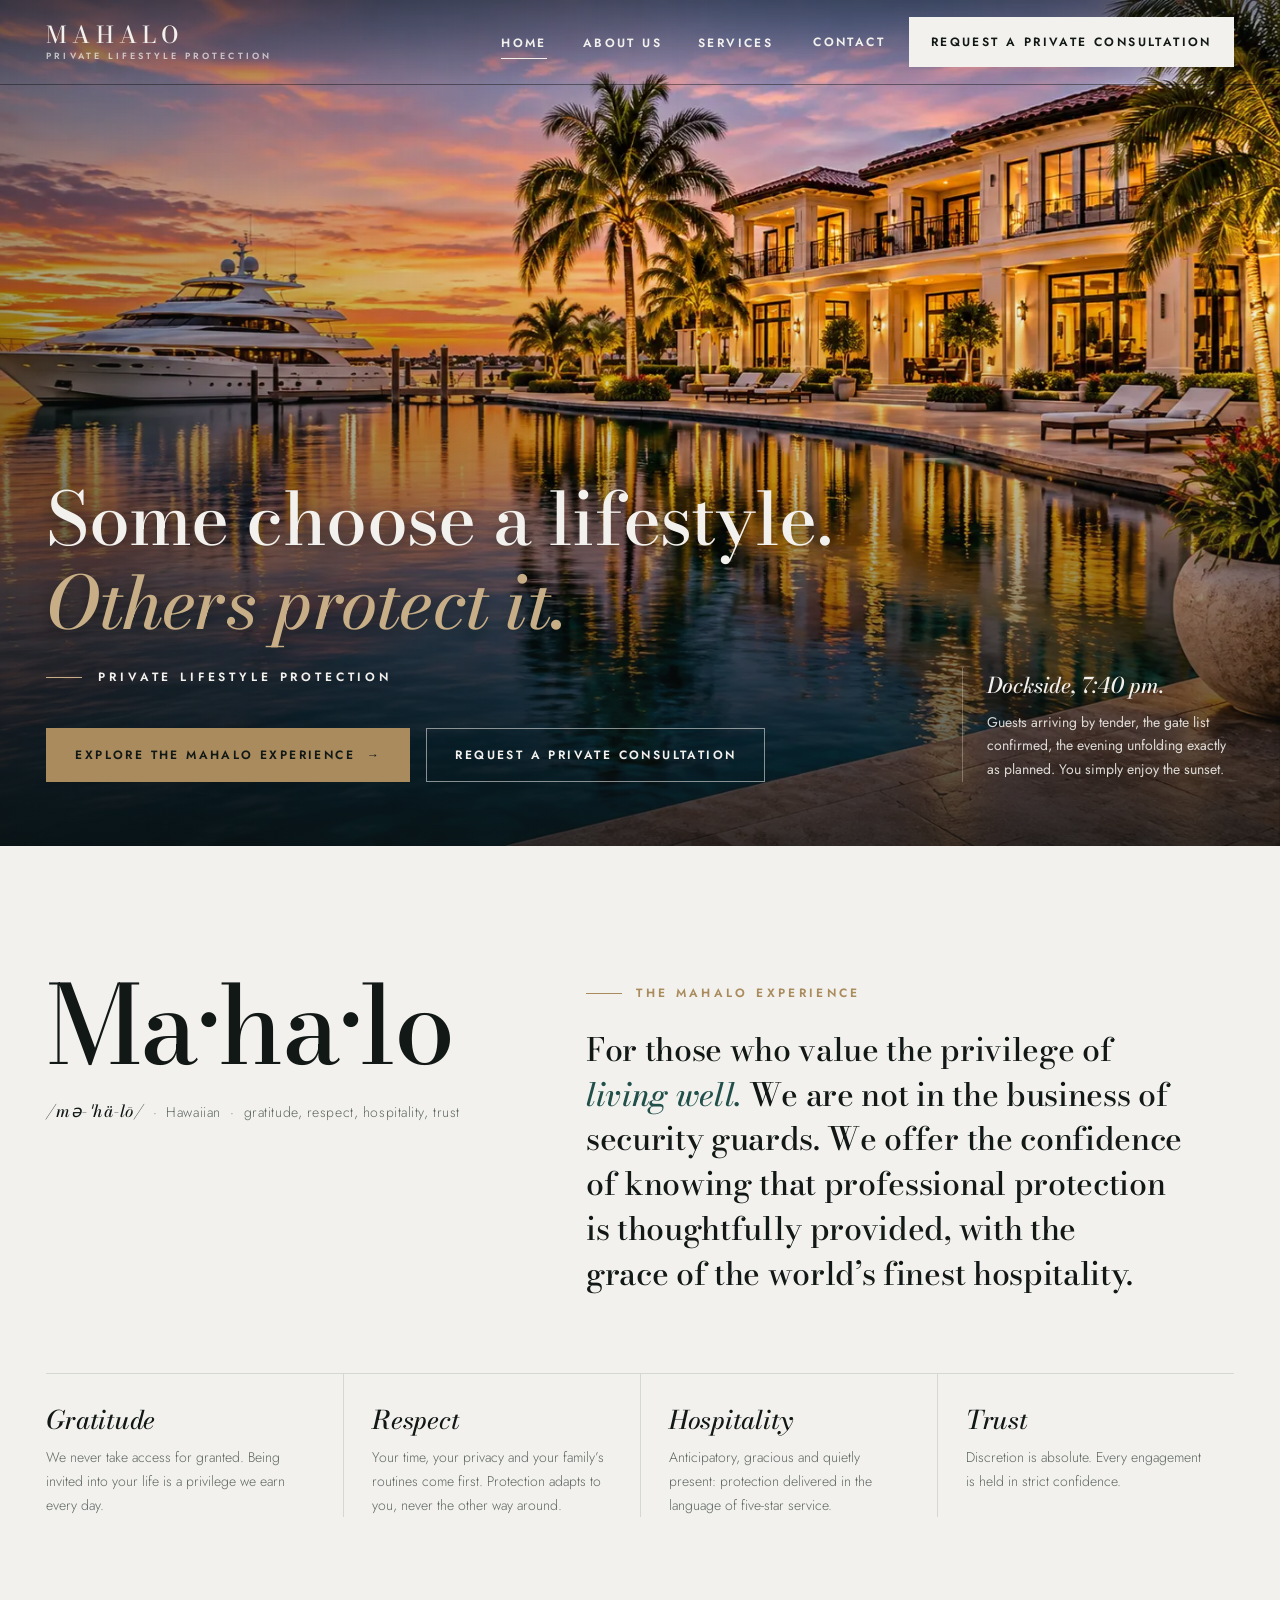
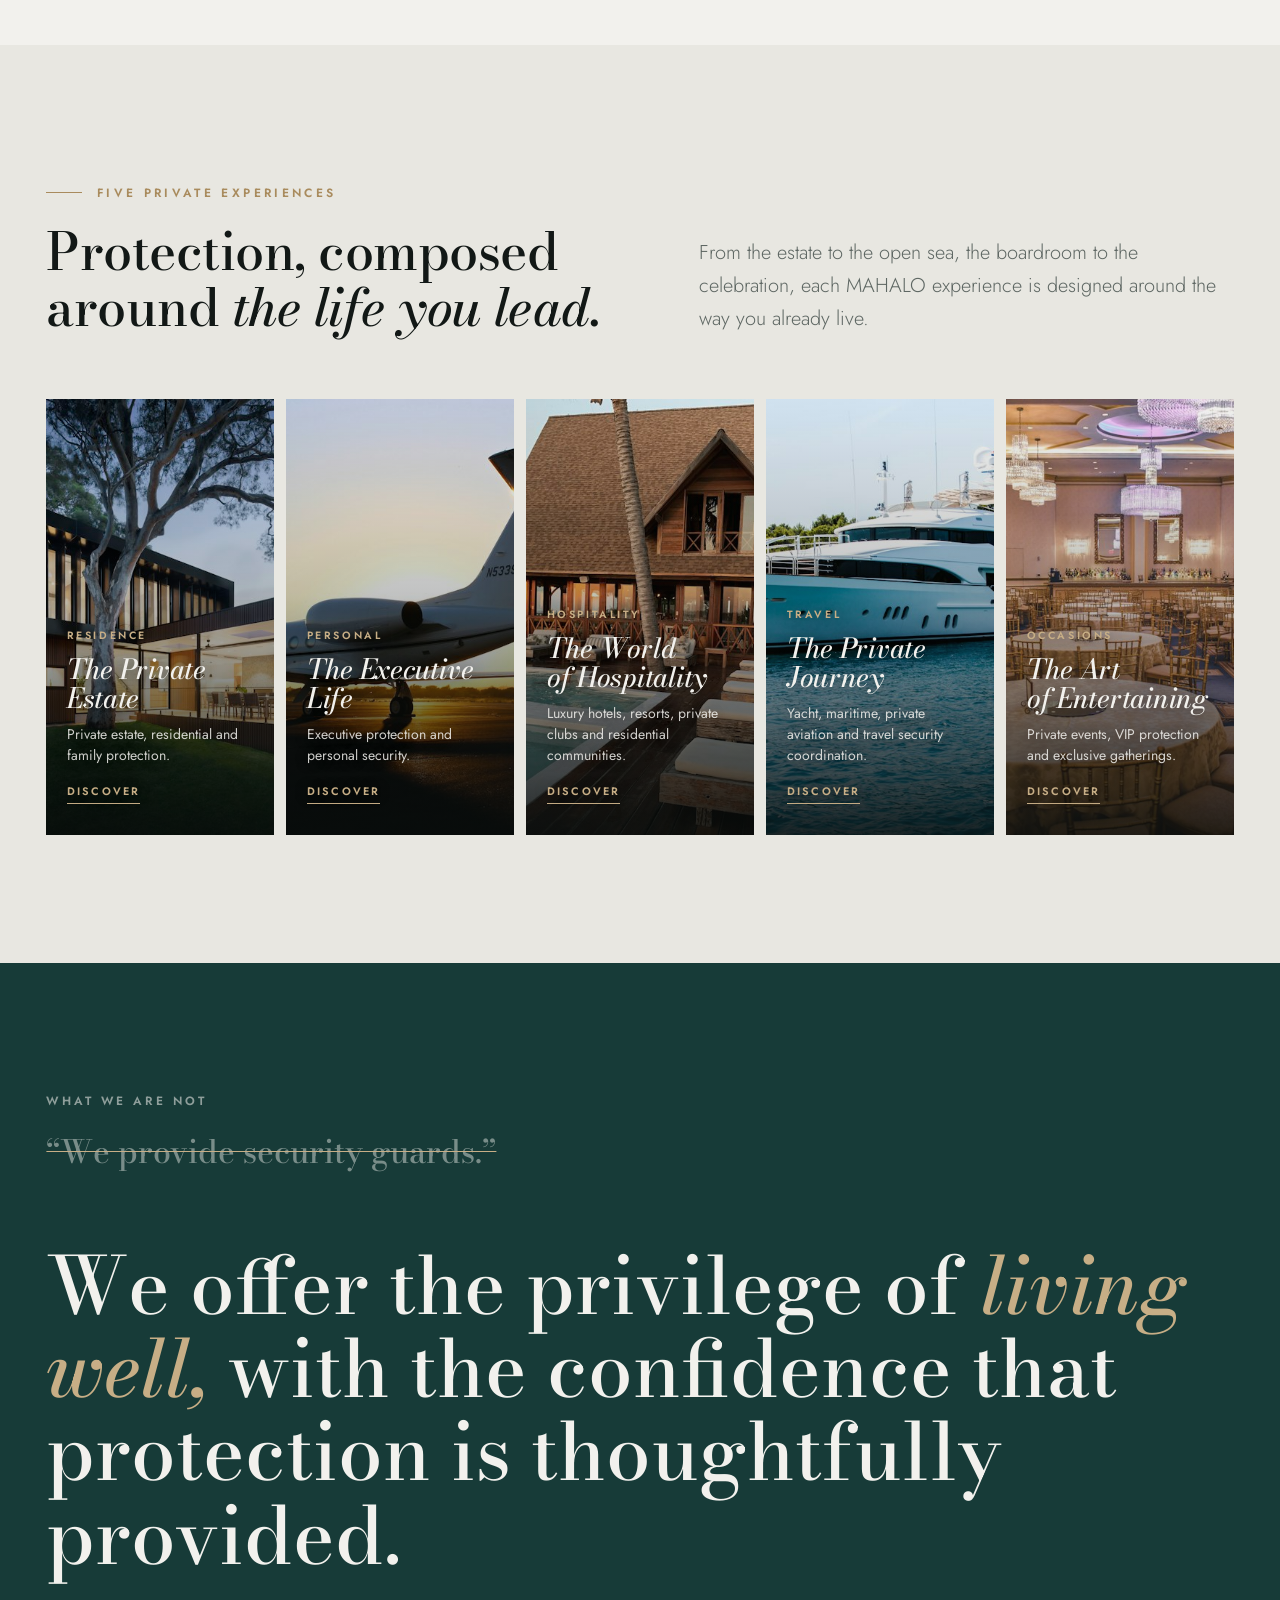
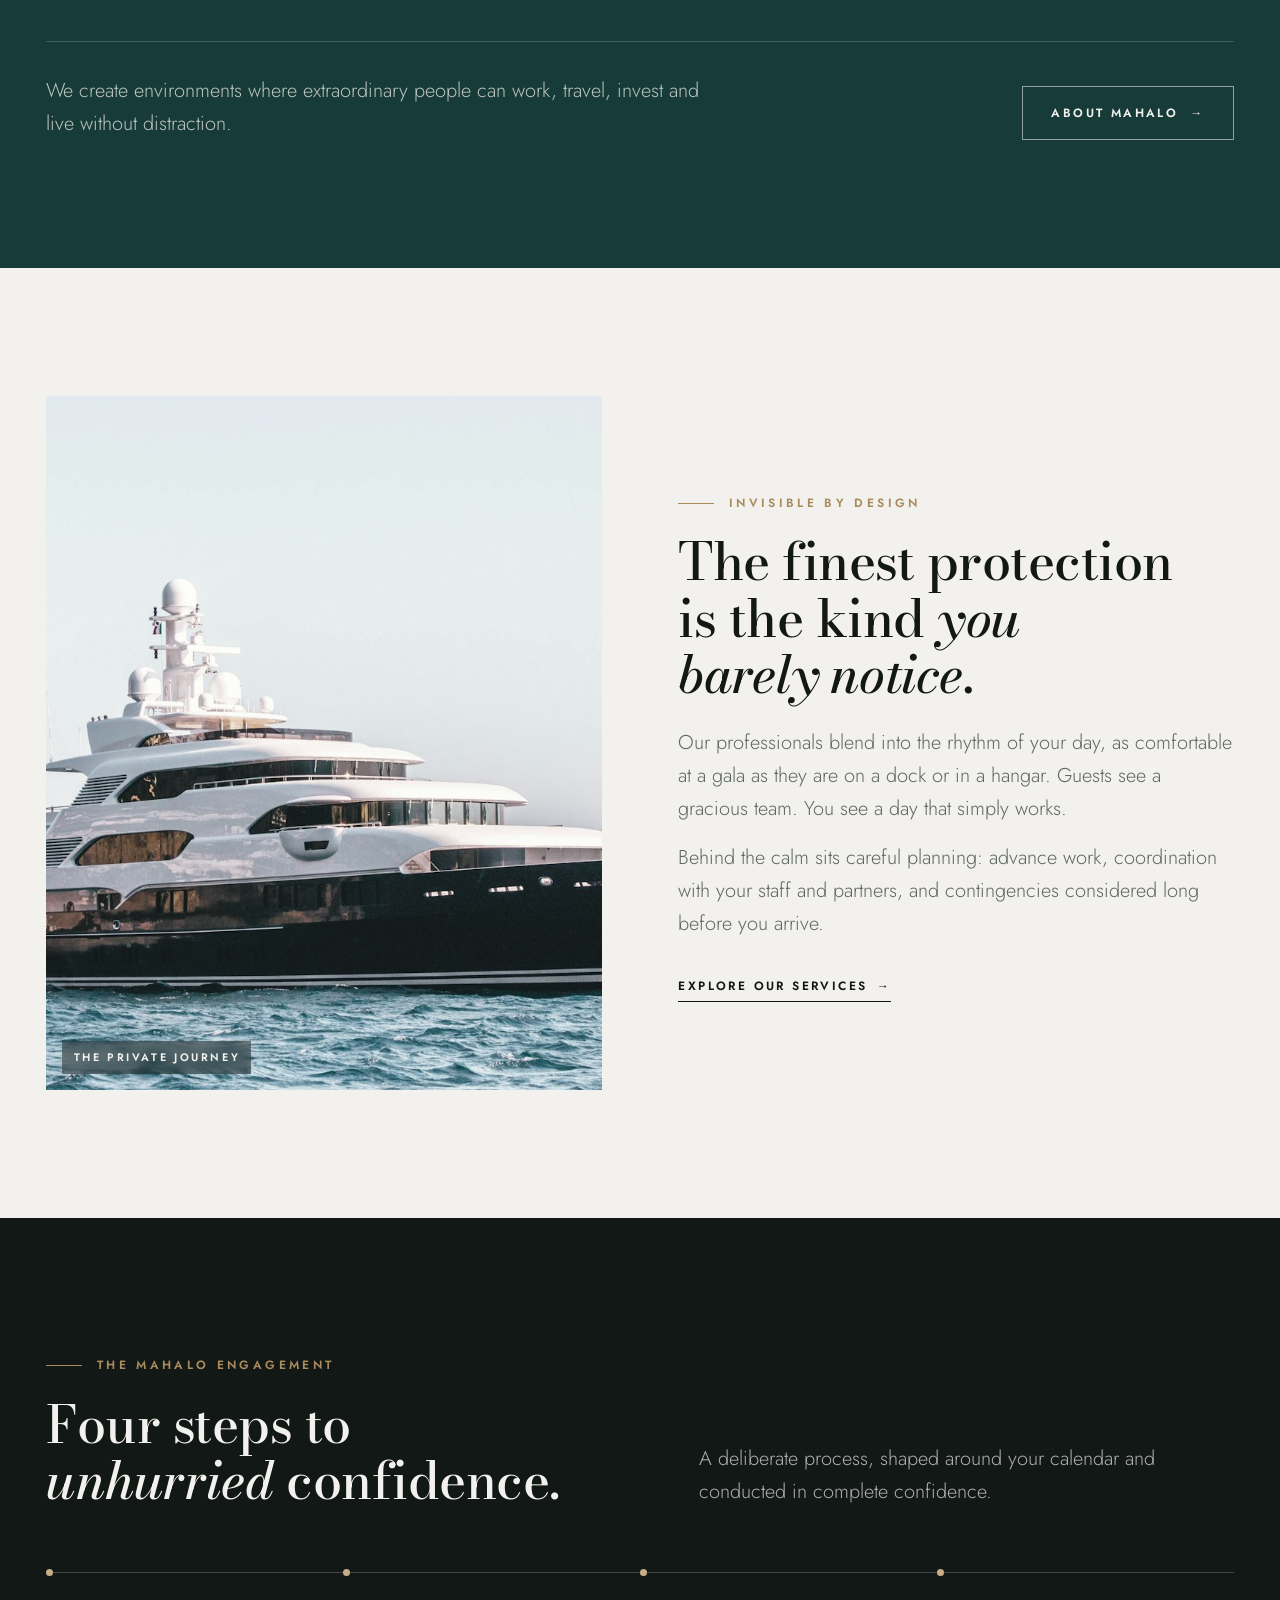
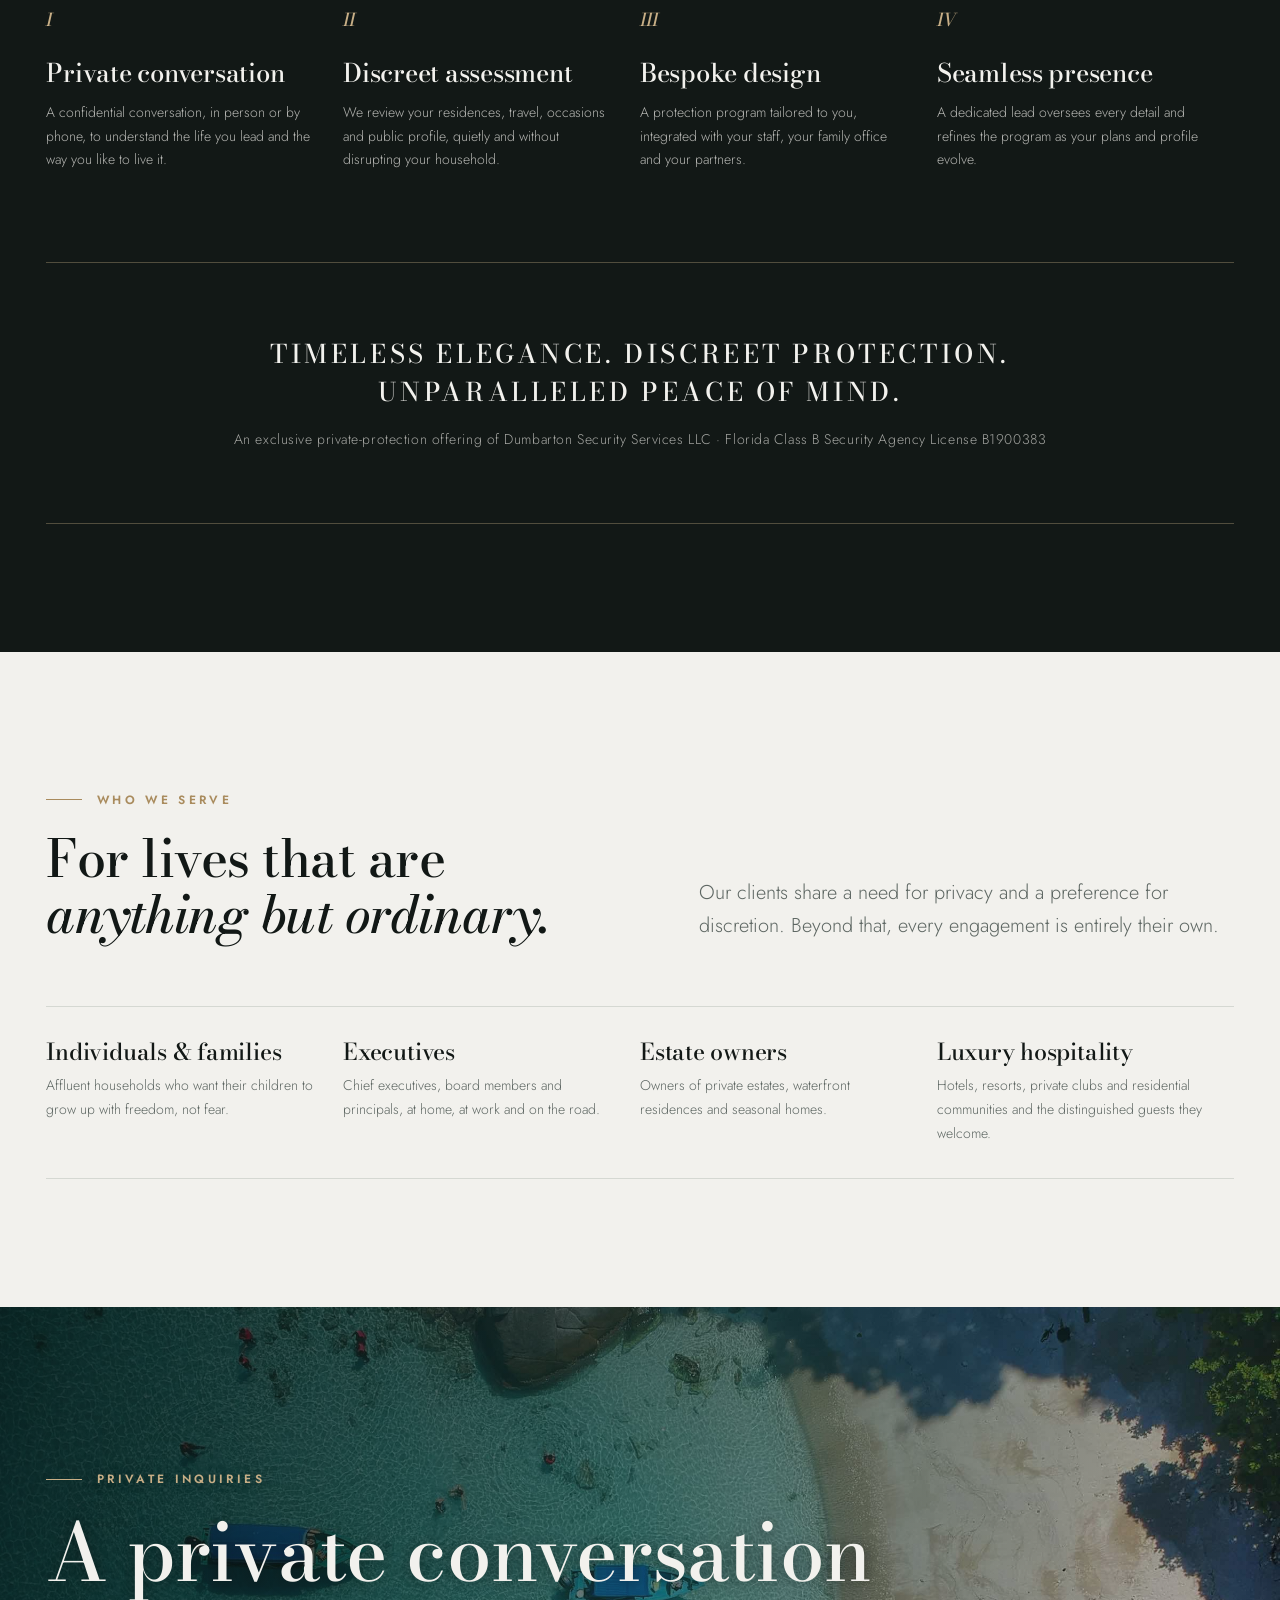
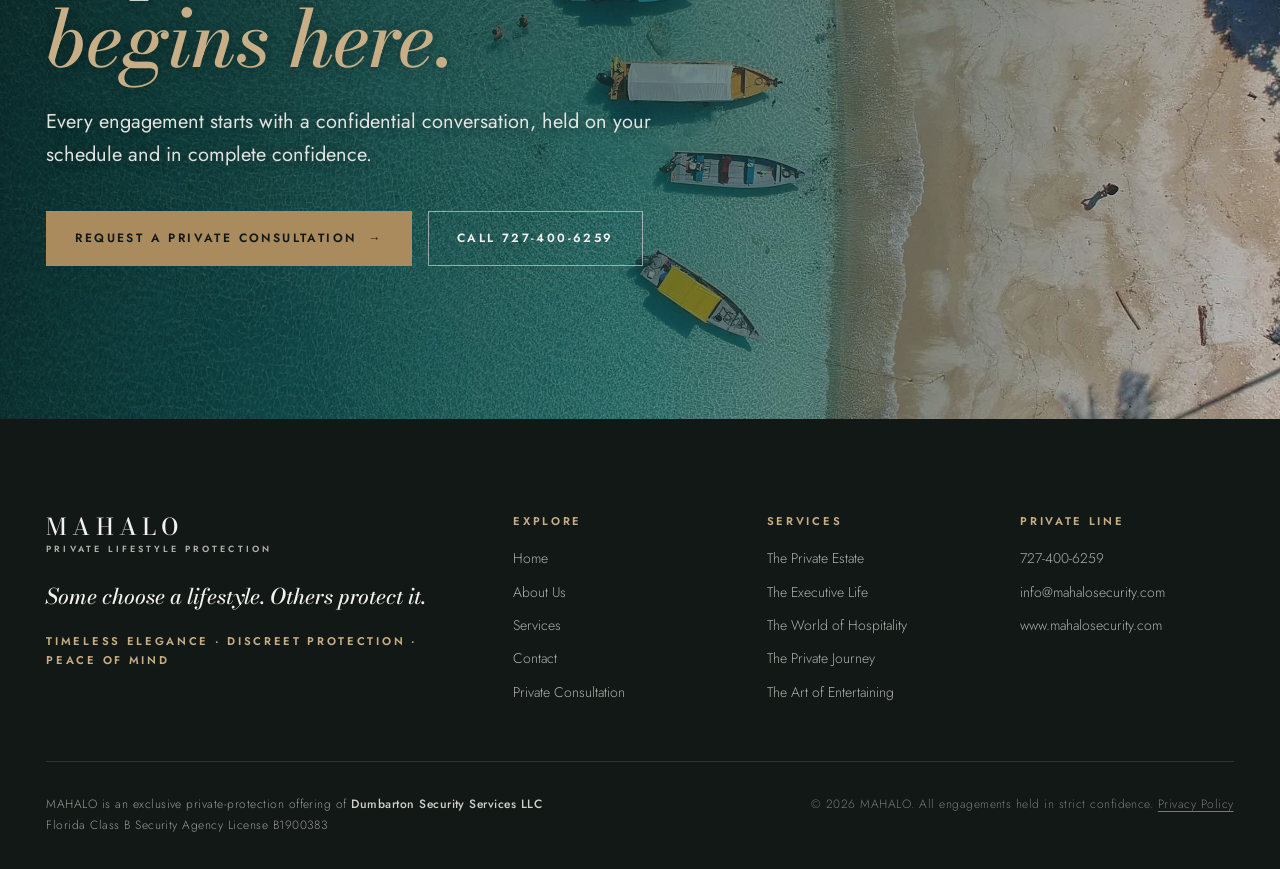
<file: Site/index.html>
<!doctype html>
<html lang="en">
<head>
<meta charset="utf-8">
<meta name="viewport" content="width=device-width, initial-scale=1, viewport-fit=cover">
<title>MAHALO | Private Lifestyle Protection &amp; Estate Security</title>
<meta name="description" content="Discreet private protection for affluent families, executives, estate owners and luxury hospitality: estate, executive, travel and private event security.">
<meta name="robots" content="index, follow, max-image-preview:large, max-snippet:-1">
<link rel="canonical" href="https://www.mahalosecurity.com/">
<meta name="theme-color" content="#121816">
<meta property="og:type" content="website">
<meta property="og:site_name" content="MAHALO Private Lifestyle Protection">
<meta property="og:title" content="MAHALO | Private Lifestyle Protection &amp; Estate Security">
<meta property="og:description" content="Discreet private protection for affluent families, executives, estate owners and luxury hospitality: estate, executive, travel and private event security.">
<meta property="og:url" content="https://www.mahalosecurity.com/">
<meta property="og:image" content="https://www.mahalosecurity.com/assets/images/mahalo-estate-sunset-share.jpg">
<meta name="twitter:card" content="summary_large_image">
<meta name="twitter:title" content="MAHALO | Private Lifestyle Protection &amp; Estate Security">
<meta name="twitter:description" content="Discreet private protection for affluent families, executives, estate owners and luxury hospitality: estate, executive, travel and private event security.">
<meta name="twitter:image" content="https://www.mahalosecurity.com/assets/images/mahalo-estate-sunset-share.jpg">
<link rel="icon" href="assets/favicon.svg" type="image/svg+xml">
<link rel="preconnect" href="https://fonts.googleapis.com">
<link rel="preconnect" href="https://fonts.gstatic.com" crossorigin>
<link rel="stylesheet" href="https://fonts.googleapis.com/css2?family=Bodoni+Moda:ital,opsz,wght@0,6..96,400..600;1,6..96,400..600&family=Jost:wght@300..600&display=swap">
<link rel="stylesheet" href="assets/styles.css?v=18">
<link rel="preload" as="image" href="assets/images/mahalo-estate-sunset-v2.webp">
<script type="application/ld+json">{"@context": "https://schema.org", "@type": "ProfessionalService", "@id": "https://www.mahalosecurity.com/#mahalo", "name": "MAHALO", "alternateName": "MAHALO Private Lifestyle Protection", "slogan": "Some choose a lifestyle. Others protect it.", "description": "MAHALO provides private lifestyle protection for affluent individuals and families, executives, estate owners and luxury hospitality clients: private estate and family protection, executive protection, luxury hospitality protection, yacht and private aviation travel security, and private event and VIP protection.", "url": "https://www.mahalosecurity.com/", "image": "https://www.mahalosecurity.com/assets/images/mahalo-estate-sunset-share.jpg", "telephone": "+1-727-400-6259", "email": "info@mahalosecurity.com", "knowsAbout": ["Private lifestyle protection", "Executive protection", "Personal security", "Estate security", "Luxury residential protection", "Family protection", "Yacht and maritime security", "Private aviation security", "Travel security", "Private event security", "VIP protection", "Luxury hospitality security"], "parentOrganization": {"@type": "Organization", "@id": "https://www.mahalosecurity.com/#operator", "name": "Dumbarton Security Services LLC", "hasCredential": {"@type": "EducationalOccupationalCredential", "credentialCategory": "license", "name": "Florida Class B Security Agency License", "identifier": "B1900383", "recognizedBy": {"@type": "GovernmentOrganization", "name": "Florida Department of Agriculture and Consumer Services, Division of Licensing"}}}, "hasOfferCatalog": {"@type": "OfferCatalog", "name": "MAHALO private lifestyle protection services", "itemListElement": [{"@type": "Offer", "itemOffered": {"@type": "Service", "name": "The Private Estate", "description": "Private estate, residential and family protection.", "url": "https://www.mahalosecurity.com/estate-protection"}}, {"@type": "Offer", "itemOffered": {"@type": "Service", "name": "The Executive Life", "description": "Executive protection and personal security.", "url": "https://www.mahalosecurity.com/executive-protection"}}, {"@type": "Offer", "itemOffered": {"@type": "Service", "name": "The World of Hospitality", "description": "Luxury hotels, resorts, private clubs and residential communities.", "url": "https://www.mahalosecurity.com/luxury-hospitality-security"}}, {"@type": "Offer", "itemOffered": {"@type": "Service", "name": "The Private Journey", "description": "Yacht, maritime, private aviation and travel security coordination.", "url": "https://www.mahalosecurity.com/yacht-aviation-travel-security"}}, {"@type": "Offer", "itemOffered": {"@type": "Service", "name": "The Art of Entertaining", "description": "Private events, VIP protection and exclusive gatherings.", "url": "https://www.mahalosecurity.com/private-event-security"}}]}}</script>
</head>
<body class="has-hero">
<a class="skip-link" href="#main">Skip to content</a>
<header class="site-header">
  <div class="wrap header-inner">
    <a class="brand" href="index.html" aria-label="MAHALO, Private Lifestyle Protection, home">
      <!-- Brand wordmark. Replace with the final MAHALO logo artwork when approved. -->
      <span class="brand-word"><strong>MAHALO</strong><small>Private Lifestyle Protection</small></span>
    </a>
    <button class="menu-toggle" type="button" aria-expanded="false" aria-controls="primary-nav" aria-label="Open menu"><span></span><span></span></button>
    <nav class="primary-nav" id="primary-nav" aria-label="Primary">
      <ul class="nav-links">
          <li><a href="index.html" aria-current="page">Home</a></li>
          <li><a href="about.html">About Us</a></li>
          <li><a href="services.html">Services</a></li>
      </ul>
      <div class="nav-ctas">
        <a class="nav-contact" href="contact.html">Contact</a>
        <a class="btn" href="consultation.html">Request a Private Consultation</a>
      </div>
    </nav>
  </div>
</header>
<main id="main">
<section class="hero hero--home">
  <div class="hero-media"><img src="assets/images/mahalo-estate-sunset-v2.webp" alt="A waterfront estate at sunset, its lit terraces and palms reflected in the water beside a yacht at its private dock" fetchpriority="high"></div>
  <div class="wrap hero-content">
    <div>
      <h1 class="rise hero-tagline">Some choose a lifestyle. <span class="tagline-2">Others protect it.</span></h1>
      <p class="hero-sub rise rise-2">Private Lifestyle Protection</p>
      <div class="hero-actions rise rise-3">
        <a class="btn btn--brass" href="#experience">Explore the MAHALO Experience <span class="arrow" aria-hidden="true">→</span></a>
        <a class="btn btn--ghost-light" href="consultation.html">Request a Private Consultation</a>
      </div>
    </div>
    <aside class="hero-aside rise rise-4">
      <strong>Dockside, 7:40 pm.</strong>
      Guests arriving by tender, the gate list confirmed, the evening unfolding exactly as planned. You simply enjoy the sunset.
    </aside>
  </div>
</section>

<section class="section" id="experience">
  <div class="wrap">
    <div class="meaning">
      <div class="reveal">
        <p class="pronounce">Ma·ha·lo</p>
        <p class="pronounce-meta"><i>/mə-ˈhä-lō/</i> &nbsp;·&nbsp; Hawaiian &nbsp;·&nbsp; gratitude, respect, hospitality, trust</p>
      </div>
      <div class="reveal">
        <span class="eyebrow">The MAHALO experience</span>
        <h2 class="meaning-statement" style="margin-top:1.5rem">For those who value the privilege of <em>living well.</em> We are not in the business of security guards. We offer the confidence of knowing that professional protection is thoughtfully provided, with the grace of the world’s finest hospitality.</h2>
      </div>
    </div>
    <div class="pillars reveal">
      <div class="pillar"><h3>Gratitude</h3><p>We never take access for granted. Being invited into your life is a privilege we earn every day.</p></div>
      <div class="pillar"><h3>Respect</h3><p>Your time, your privacy and your family’s routines come first. Protection adapts to you, never the other way around.</p></div>
      <div class="pillar"><h3>Hospitality</h3><p>Anticipatory, gracious and quietly present: protection delivered in the language of five-star service.</p></div>
      <div class="pillar"><h3>Trust</h3><p>Discretion is absolute. Every engagement is held in strict confidence.</p></div>
    </div>
  </div>
</section>

<section class="section section--sand" aria-labelledby="services-title">
  <div class="wrap">
    <div class="section-head reveal">
      <div>
        <span class="eyebrow">Five private experiences</span>
        <h2 id="services-title">Protection, composed around <em>the life you lead.</em></h2>
      </div>
      <p class="lede">From the estate to the open sea, the boardroom to the celebration, each MAHALO experience is designed around the way you already live.</p>
    </div>
    <div class="experiences">
      <a class="experience reveal" href="estate-protection.html">
        <img src="assets/images/private-residence-dusk-900.jpg" alt="A private residence glowing at dusk beneath a great oak" loading="lazy" decoding="async">
        <div class="experience-body"><span>Residence</span><h3>The Private Estate</h3><p>Private estate, residential and family protection.</p><span class="more">Discover</span></div>
      </a>
      <a class="experience reveal" href="executive-protection.html">
        <img src="assets/images/private-jet-runway-sunset-900.jpg" alt="A private jet on the tarmac at sunset" loading="lazy" decoding="async">
        <div class="experience-body"><span>Personal</span><h3>The Executive Life</h3><p>Executive protection and personal security.</p><span class="more">Discover</span></div>
      </a>
      <a class="experience reveal" href="luxury-hospitality-security.html">
        <img src="assets/images/luxury-resort-pool-palms-900.jpg" alt="A luxury resort pool surrounded by palms" loading="lazy" decoding="async">
        <div class="experience-body"><span>Hospitality</span><h3>The World of Hospitality</h3><p>Luxury hotels, resorts, private clubs and residential communities.</p><span class="more">Discover</span></div>
      </a>
      <a class="experience reveal" href="yacht-aviation-travel-security.html">
        <img src="assets/images/superyacht-at-anchor-900.jpg" alt="A superyacht at anchor in turquoise water" loading="lazy" decoding="async">
        <div class="experience-body"><span>Travel</span><h3>The Private Journey</h3><p>Yacht, maritime, private aviation and travel security coordination.</p><span class="more">Discover</span></div>
      </a>
      <a class="experience reveal" href="private-event-security.html">
        <img src="assets/images/private-celebration-ballroom-900.jpg" alt="A candlelit table set for a private celebration" loading="lazy" decoding="async">
        <div class="experience-body"><span>Occasions</span><h3>The Art of Entertaining</h3><p>Private events, VIP protection and exclusive gatherings.</p><span class="more">Discover</span></div>
      </a>
    </div>
  </div>
</section>

<section class="section section--dark">
  <div class="wrap reframe">
    <p class="reframe-label reveal">What we are not</p>
    <p class="reframe-old reveal">“We provide security guards.”</p>
    <p class="reframe-new reveal">We offer the privilege of <em>living well,</em> with the confidence that protection is thoughtfully provided.</p>
    <div class="reframe-foot reveal">
      <p class="lede">We create environments where extraordinary people can work, travel, invest and live without distraction.</p>
      <a class="btn btn--ghost-light" href="about.html">About MAHALO <span class="arrow" aria-hidden="true">→</span></a>
    </div>
  </div>
</section>

<section class="section">
  <div class="wrap split">
    <figure class="split-media reveal" style="margin:0">
      <img src="assets/images/superyacht-cruising-coast-1400.jpg" alt="A superyacht cruising along a sunlit coast" loading="lazy" decoding="async">
      <figcaption>The Private Journey</figcaption>
    </figure>
    <div class="split-body reveal">
      <span class="eyebrow">Invisible by design</span>
      <h2>The finest protection is the kind <em>you barely notice.</em></h2>
      <p class="lede">Our professionals blend into the rhythm of your day, as comfortable at a gala as they are on a dock or in a hangar. Guests see a gracious team. You see a day that simply works.</p>
      <p class="lede">Behind the calm sits careful planning: advance work, coordination with your staff and partners, and contingencies considered long before you arrive.</p>
      <a class="text-link" href="services.html">Explore our services <span aria-hidden="true">→</span></a>
    </div>
  </div>
</section>

<section class="section section--basalt">
  <div class="wrap">
    <div class="section-head reveal">
      <div>
        <span class="eyebrow">The MAHALO engagement</span>
        <h2>Four steps to <em>unhurried</em> confidence.</h2>
      </div>
      <p class="lede">A deliberate process, shaped around your calendar and conducted in complete confidence.</p>
    </div>
    <ol class="process reveal">
      <li><h3>Private conversation</h3><p>A confidential conversation, in person or by phone, to understand the life you lead and the way you like to live it.</p></li>
      <li><h3>Discreet assessment</h3><p>We review your residences, travel, occasions and public profile, quietly and without disrupting your household.</p></li>
      <li><h3>Bespoke design</h3><p>A protection program tailored to you, integrated with your staff, your family office and your partners.</p></li>
      <li><h3>Seamless presence</h3><p>A dedicated lead oversees every detail and refines the program as your plans and profile evolve.</p></li>
    </ol>
    <div class="statement-strip reveal" style="margin-top:clamp(3.5rem,7vw,6rem)">
      <p>Timeless elegance. Discreet protection. Unparalleled peace of mind.</p>
      <small>An exclusive private-protection offering of Dumbarton Security Services LLC · Florida Class B Security Agency License B1900383</small>
    </div>
  </div>
</section>

<section class="section">
  <div class="wrap">
    <div class="section-head reveal">
      <div>
        <span class="eyebrow">Who we serve</span>
        <h2>For lives that are <em>anything but ordinary.</em></h2>
      </div>
      <p class="lede">Our clients share a need for privacy and a preference for discretion. Beyond that, every engagement is entirely their own.</p>
    </div>
    <div class="served reveal">
      <div><h3>Individuals &amp; families</h3><p>Affluent households who want their children to grow up with freedom, not fear.</p></div>
      <div><h3>Executives</h3><p>Chief executives, board members and principals, at home, at work and on the road.</p></div>
      <div><h3>Estate owners</h3><p>Owners of private estates, waterfront residences and seasonal homes.</p></div>
      <div><h3>Luxury hospitality</h3><p>Hotels, resorts, private clubs and residential communities and the distinguished guests they welcome.</p></div>
    </div>
  </div>
</section>

<section class="cta-band" aria-labelledby="cta-title">
  <img src="assets/images/boats-turquoise-water-aerial-2400.jpg" srcset="assets/images/boats-turquoise-water-aerial-1200.jpg 1200w, assets/images/boats-turquoise-water-aerial-2400.jpg 2400w" sizes="100vw" alt="" loading="lazy" decoding="async">
  <div class="wrap">
    <span class="eyebrow">Private inquiries</span>
    <h2 id="cta-title">A private conversation <em>begins here.</em></h2>
    <p class="lede">Every engagement starts with a confidential conversation, held on your schedule and in complete confidence.</p>
    <div class="cta-actions">
      <a class="btn btn--brass" href="consultation.html">Request a Private Consultation <span class="arrow" aria-hidden="true">→</span></a>
      <a class="btn btn--ghost-light" href="tel:+17274006259">Call 727-400-6259</a>
    </div>
  </div>
</section>

</main>
<footer class="site-footer">
  <div class="wrap">
    <div class="footer-top">
      <div class="footer-brand">
        <a class="brand" href="index.html" aria-label="MAHALO, Private Lifestyle Protection, home">
      <!-- Brand wordmark. Replace with the final MAHALO logo artwork when approved. -->
      <span class="brand-word"><strong>MAHALO</strong><small>Private Lifestyle Protection</small></span>
    </a>
        <p class="footer-tagline">Some choose a lifestyle. Others protect it.</p>
        <p class="footer-statement">Timeless elegance · Discreet protection · Peace of mind</p>
      </div>
      <div class="footer-col">
        <h4>Explore</h4>
        <ul>
          <li><a href="index.html">Home</a></li>
          <li><a href="about.html">About Us</a></li>
          <li><a href="services.html">Services</a></li>
          <li><a href="contact.html">Contact</a></li>
          <li><a href="consultation.html">Private Consultation</a></li>
        </ul>
      </div>
      <div class="footer-col">
        <h4>Services</h4>
        <ul>
          <li><a href="estate-protection.html">The Private Estate</a></li>
          <li><a href="executive-protection.html">The Executive Life</a></li>
          <li><a href="luxury-hospitality-security.html">The World of Hospitality</a></li>
          <li><a href="yacht-aviation-travel-security.html">The Private Journey</a></li>
          <li><a href="private-event-security.html">The Art of Entertaining</a></li>
        </ul>
      </div>
      <div class="footer-col">
        <h4>Private Line</h4>
        <ul>
          <li><a href="tel:+17274006259">727-400-6259</a></li>
          <li><a href="mailto:info@mahalosecurity.com">info@mahalosecurity.com</a></li>
          <li><a href="https://www.mahalosecurity.com/">www.mahalosecurity.com</a></li>
        </ul>
      </div>
    </div>
    <div class="footer-bottom">
      <p class="license">MAHALO is an exclusive private-protection offering of <strong>Dumbarton Security Services LLC</strong><br>Florida Class B Security Agency License B1900383</p>
      <span>&copy; <span id="year">2026</span> MAHALO. All engagements held in strict confidence. <a href="privacy.html">Privacy Policy</a></span>
    </div>
  </div>
</footer>
<script src="assets/main.js?v=18"></script>
</body>
</html>
</file>
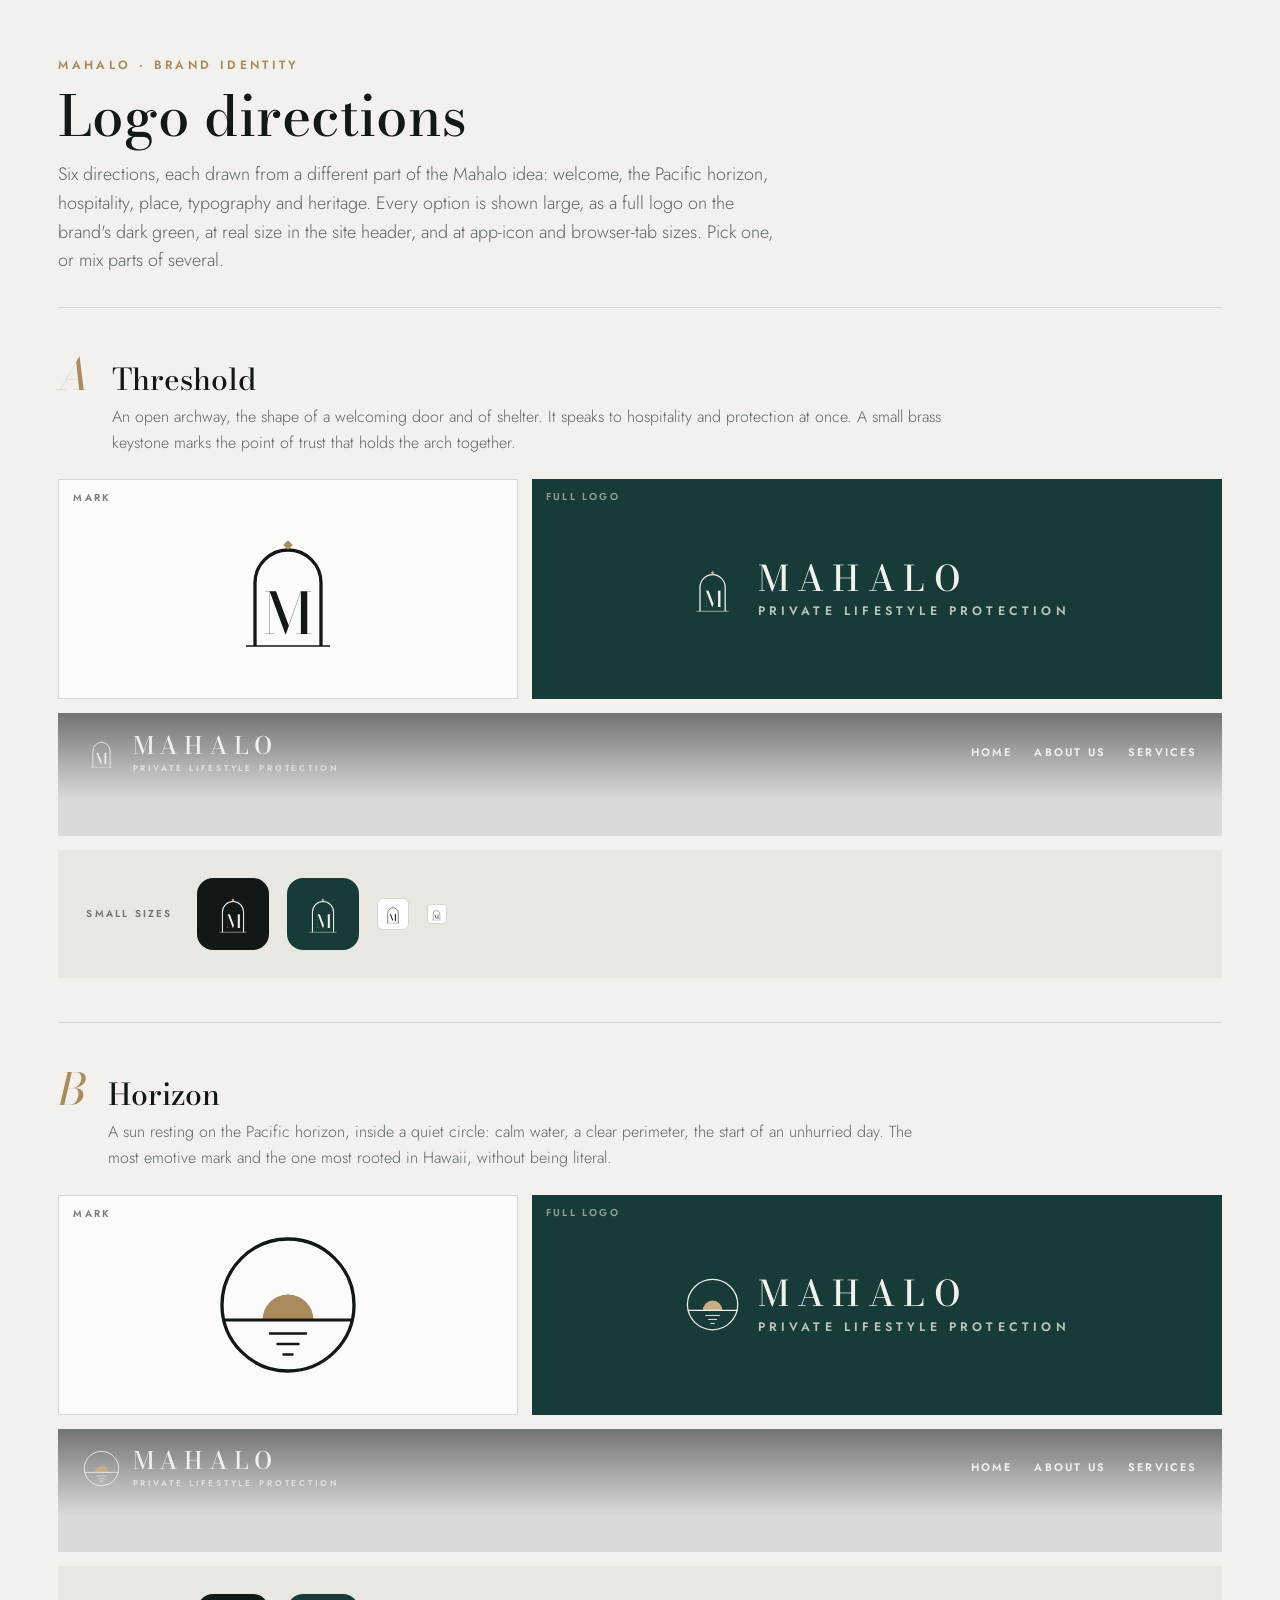
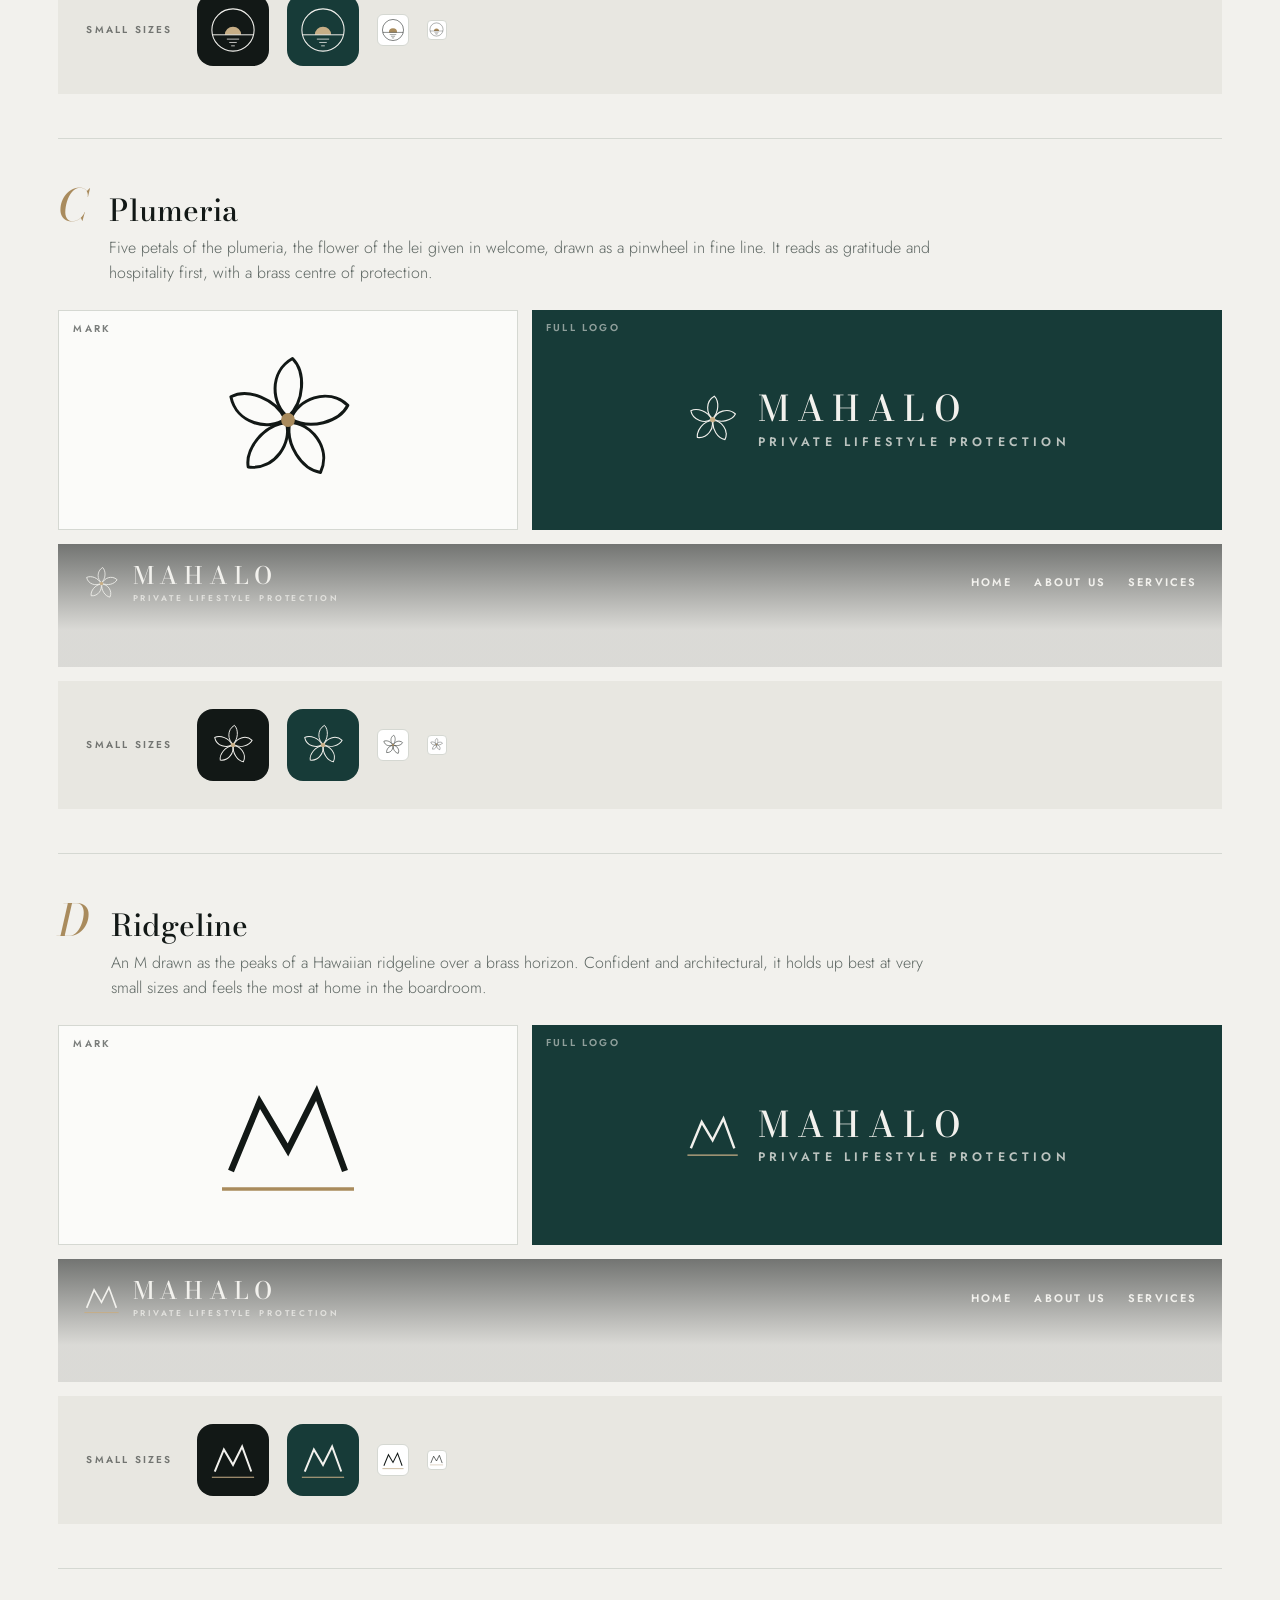
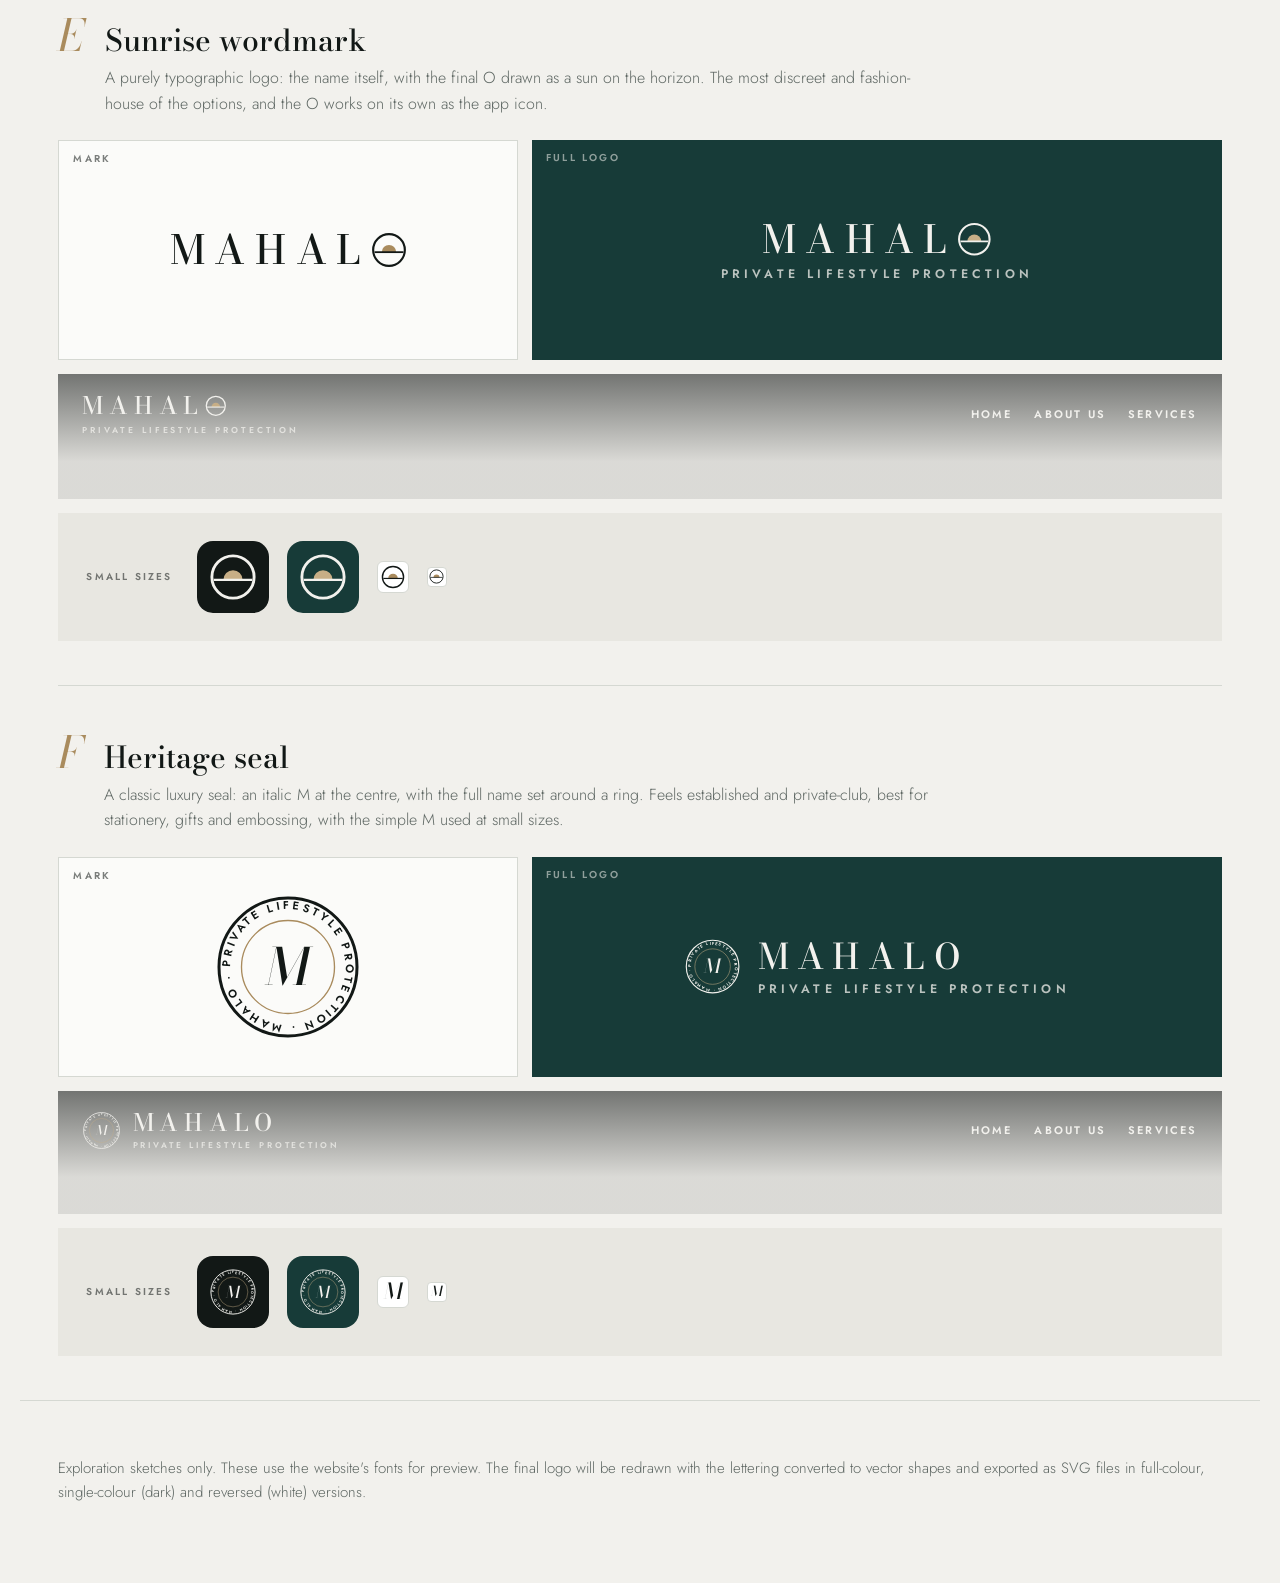
<file: brand/logo-options.html>
<!doctype html>
<html lang="en">
<head>
<meta charset="utf-8">
<meta name="viewport" content="width=device-width, initial-scale=1, viewport-fit=cover">
<title>Mahalo Logo Options</title>
<meta name="robots" content="noindex, nofollow">
<link rel="preconnect" href="https://fonts.googleapis.com">
<link rel="preconnect" href="https://fonts.gstatic.com" crossorigin>
<link rel="stylesheet" href="https://fonts.googleapis.com/css2?family=Bodoni+Moda:ital,opsz,wght@0,6..96,400..600;1,6..96,400..600&family=Jost:wght@300..600&display=swap">
<style>
:root {
  --salt: #f2f1ed; --salt-2: #e8e7e1; --basalt: #121816; --lagoon: #173b38;
  --brass: #a98b5d; --brass-soft: #c7ae86; --mist: #d5d8d2; --stone: #5e6763;
  --display: "Bodoni Moda", Didot, "Bodoni 72", Georgia, serif;
  --body: "Jost", Futura, "Avenir Next", Arial, sans-serif;
}
* { box-sizing: border-box; }
body { margin: 0; background: var(--salt); color: var(--basalt); font-family: var(--body); font-weight: 300; line-height: 1.6; }
.wrap { max-width: 1240px; margin-inline: auto; padding-inline: clamp(16px, 3vw, 40px); }
header.intro { padding-block: 56px 32px; }
.eyebrow { font-size: 12px; font-weight: 600; letter-spacing: .28em; text-transform: uppercase; color: var(--brass); }
h1 { font-family: var(--display); font-variation-settings: "opsz" 11; font-weight: 500; font-size: clamp(34px, 5vw, 56px); line-height: 1.05; margin: 12px 0 14px; }
.intro p { max-width: 40em; color: var(--stone); font-size: 18px; margin: 0; }

.option { border-top: 1px solid var(--mist); padding-block: 44px; }
.option-head { display: grid; grid-template-columns: auto minmax(0, 1fr); gap: 8px 22px; align-items: baseline; margin-bottom: 24px; }
.letter { font-family: var(--display); font-style: italic; font-size: 44px; line-height: 1; color: var(--brass); grid-row: span 2; }
.option h2 { font-family: var(--display); font-variation-settings: "opsz" 11; font-weight: 500; font-size: 30px; margin: 0; line-height: 1.1; }
.option p { margin: 0; color: var(--stone); max-width: 52em; }

.boards { display: grid; grid-template-columns: minmax(0, 1fr) minmax(0, 1.5fr); gap: 14px; }
.board { min-height: 220px; display: grid; place-items: center; padding: 28px; position: relative; }
.board .tag { position: absolute; left: 14px; top: 10px; font-size: 10px; font-weight: 600; letter-spacing: .22em; text-transform: uppercase; opacity: .55; }
.b-light { background: #fbfbf9; border: 1px solid var(--mist); color: var(--basalt); --accent: var(--brass); }
.b-dark { background: var(--lagoon); color: var(--salt); --accent: var(--brass-soft); }
.b-photo { grid-column: 1 / -1; min-height: 0; padding: 0; place-items: stretch; color: var(--salt); --accent: var(--brass-soft);
  background: linear-gradient(to bottom, rgba(10,14,13,.55), rgba(10,14,13,.1) 70%), url(https://images.unsplash.com/photo-1474302770737-173ee21bab63?auto=format&fit=crop&w=1600&q=70) center 62% / cover; }
.fake-header { display: flex; align-items: center; justify-content: space-between; gap: 16px; padding: 20px 24px 64px; }
.fake-nav { display: flex; gap: 22px; font-size: 11px; font-weight: 600; letter-spacing: .2em; text-transform: uppercase; }
.b-icons { grid-column: 1 / -1; min-height: 0; display: flex; flex-wrap: wrap; gap: 18px; align-items: center; justify-content: flex-start; background: var(--salt-2); }
.b-icons .tag { position: static; margin-right: 6px; }
.app { width: 72px; height: 72px; border-radius: 16px; background: var(--basalt); color: var(--salt); --accent: var(--brass-soft); display: grid; place-items: center; }
.app.lagoon { background: var(--lagoon); }
.fav { width: 32px; height: 32px; background: #fff; border: 1px solid var(--mist); color: var(--basalt); --accent: var(--brass); display: grid; place-items: center; border-radius: 6px; }
.fav.sm { width: 20px; height: 20px; border-radius: 4px; }

.mark { display: block; }
.mark .s { fill: none; stroke: currentColor; }
.mark .a { fill: none; stroke: var(--accent); }
.mark .af { fill: var(--accent); }
.mark .f { fill: currentColor; }
.mark text { font-family: var(--display); fill: currentColor; }

.lockup { display: flex; align-items: center; gap: .75em; font-size: 16px; }
.lockup.v { flex-direction: column; text-align: center; gap: .9em; }
.word { display: flex; flex-direction: column; line-height: 1; }
.lockup.v .word { align-items: center; }
.word strong { font-family: var(--display); font-variation-settings: "opsz" 11; font-weight: 500; font-size: 1.6em; letter-spacing: .24em; margin-right: -.24em; }
.word small { font-family: var(--body); font-weight: 600; font-size: .56em; letter-spacing: .34em; text-transform: uppercase; margin-top: .75em; opacity: .75; }
.lockup.lg { font-size: 22px; }

.wm { display: inline-flex; align-items: center; font-family: var(--display); font-variation-settings: "opsz" 11; font-weight: 500; letter-spacing: .24em; line-height: 1; }
.wm .o { width: .9em; height: .9em; margin-left: .02em; flex-shrink: 0; }
.b-light .wm { max-width: 100%; }

footer { padding-block: 40px 64px; border-top: 1px solid var(--mist); color: var(--stone); font-size: 15px; }
@media (max-width: 760px) {
  .boards { grid-template-columns: 1fr; }
  .fake-nav { display: none; }
  .lockup.lg { font-size: 17px; }
}
</style>
</head>
<body>
<header class="intro wrap">
  <div class="eyebrow">Mahalo · Brand identity</div>
  <h1>Logo directions</h1>
  <p>Six directions, each drawn from a different part of the Mahalo idea: welcome, the Pacific horizon, hospitality, place, typography and heritage. Every option is shown large, as a full logo on the brand's dark green, at real size in the site header, and at app-icon and browser-tab sizes. Pick one, or mix parts of several.</p>
</header>

<main class="wrap" id="options"></main>

<footer class="wrap">
  <p>Exploration sketches only. These use the website's fonts for preview. The final logo will be redrawn with the lettering converted to vector shapes and exported as SVG files in full-colour, single-colour (dark) and reversed (white) versions.</p>
</footer>

<script>
// Each mark is drawn on a 100 × 100 grid. Strokes use currentColor; the accent uses --accent.
const MARKS = {
  A: `<path class="s" stroke-width="2.2" d="M28 88V46a22 22 0 0 1 44 0v42"/>
      <path class="s" stroke-width="1" d="M22 88h56"/>
      <path class="af" d="M50 17.5l3.2 3.2-3.2 3.2-3.2-3.2z"/>
      <text x="50" y="80" text-anchor="middle" font-size="38" font-weight="500" font-variation-settings="'opsz' 11">M</text>`,
  B: `<circle class="s" stroke-width="2.2" cx="50" cy="50" r="44"/>
      <path class="af" d="M33 60a17 17 0 0 1 34 0z"/>
      <path class="s" stroke-width="2" d="M7.2 60h85.6"/>
      <path class="s" stroke-width="1.6" stroke-linecap="round" d="M38 69h24M43 76h14M47 83h6"/>`,
  C: [0,1,2,3,4].map(i => `<path class="s" stroke-width="2" stroke-linejoin="round" transform="rotate(${i*72} 50 50)" d="M50 48C39 40 37 18 53 9c9 9 8 29-3 39z"/>`).join("") +
     `<circle class="af" cx="50" cy="50" r="4.6"/>`,
  D: `<path class="s" stroke-width="4.2" stroke-linejoin="miter" stroke-miterlimit="10" d="M12 74L31 28 50 60 69 22 88 74"/>
      <path class="a" stroke-width="2.4" d="M6 86h88"/>`,
  F: `<circle class="s" stroke-width="2" cx="50" cy="50" r="46"/>
      <circle class="a" stroke-width=".9" cx="50" cy="50" r="31"/>
      <defs><path id="ring-ID" d="M50 50m-38.5 0a38.5 38.5 0 1 1 77 0a38.5 38.5 0 1 1-77 0"/></defs>
      <text font-family="Jost" font-size="7.4" font-weight="600" style="font-family:var(--body)"><textPath href="#ring-ID" startOffset="0" textLength="236" lengthAdjust="spacing">PRIVATE LIFESTYLE PROTECTION · MAHALO ·</textPath></text>
      <text x="50" y="62" text-anchor="middle" font-size="34" font-style="italic" font-weight="500">M</text>`
};
// Option E's mark: a sun-on-the-horizon "O" used inside the wordmark, and alone as the icon
const SUN_O = `<circle class="s" stroke-width="6" cx="50" cy="50" r="44"/>
               <path class="af" d="M30 56a20 20 0 0 1 40 0z"/>
               <path class="s" stroke-width="5" d="M10 56h80"/>`;
MARKS.E = SUN_O;

let uid = 0;
function mark(key, size) {
  const id = "m" + (uid++);
  return `<svg class="mark" viewBox="0 0 100 100" width="${size}" height="${size}" aria-hidden="true">${MARKS[key].replace(/ID/g, id)}</svg>`;
}
const wordE = (size) => `<span class="wm" style="font-size:${size}px">MAHAL<svg class="mark o" viewBox="0 0 100 100" aria-hidden="true">${SUN_O}</svg></span>`;

function lockup(key, size, cls = "") {
  if (key === "E") {
    return `<div class="lockup v ${cls}"><div class="word">${wordE(size * 1.75)}<small style="font-size:${size*0.56}px">Private Lifestyle Protection</small></div></div>`;
  }
  return `<div class="lockup ${cls}" style="font-size:${size}px">${mark(key, size * 2.6)}<div class="word"><strong>MAHALO</strong><small>Private Lifestyle Protection</small></div></div>`;
}
function headerLockup(key) {
  if (key === "E") return `<div class="word">${wordE(24)}<small style="font-size:8.6px;margin-top:8px">Private Lifestyle Protection</small></div>`;
  return lockup(key, 15);
}

const OPTIONS = [
  ["A", "Threshold", "An open archway, the shape of a welcoming door and of shelter. It speaks to hospitality and protection at once. A small brass keystone marks the point of trust that holds the arch together."],
  ["B", "Horizon", "A sun resting on the Pacific horizon, inside a quiet circle: calm water, a clear perimeter, the start of an unhurried day. The most emotive mark and the one most rooted in Hawaii, without being literal."],
  ["C", "Plumeria", "Five petals of the plumeria, the flower of the lei given in welcome, drawn as a pinwheel in fine line. It reads as gratitude and hospitality first, with a brass centre of protection."],
  ["D", "Ridgeline", "An M drawn as the peaks of a Hawaiian ridgeline over a brass horizon. Confident and architectural, it holds up best at very small sizes and feels the most at home in the boardroom."],
  ["E", "Sunrise wordmark", "A purely typographic logo: the name itself, with the final O drawn as a sun on the horizon. The most discreet and fashion-house of the options, and the O works on its own as the app icon."],
  ["F", "Heritage seal", "A classic luxury seal: an italic M at the centre, with the full name set around a ring. Feels established and private-club, best for stationery, gifts and embossing, with the simple M used at small sizes."]
];

document.getElementById("options").innerHTML = OPTIONS.map(([k, name, desc]) => `
  <section class="option" id="option-${k}">
    <div class="option-head"><span class="letter">${k}</span><h2>${name}</h2><p>${desc}</p></div>
    <div class="boards">
      <div class="board b-light"><span class="tag">Mark</span>${k === "E" ? wordE(40) : mark(k, 150)}</div>
      <div class="board b-dark"><span class="tag">Full logo</span>${lockup(k, 22, "lg")}</div>
      <div class="board b-photo">
        <div class="fake-header">${headerLockup(k)}<nav class="fake-nav"><span>Home</span><span>About Us</span><span>Services</span></nav></div>
      </div>
      <div class="board b-icons">
        <span class="tag">Small sizes</span>
        <div class="app">${mark(k, 48)}</div>
        <div class="app lagoon">${mark(k, 48)}</div>
        <div class="fav">${mark(k === "F" ? "A" : k, 24)}</div>
        <div class="fav sm">${mark(k === "F" ? "A" : k, 15)}</div>
      </div>
    </div>
  </section>`).join("");

// Option F's small sizes use only its centre M, not the full ring of text
document.querySelectorAll("#option-F .fav").forEach(el => {
  el.innerHTML = `<svg class="mark" viewBox="0 0 100 100" width="${el.classList.contains("sm") ? 15 : 24}" height="${el.classList.contains("sm") ? 15 : 24}"><text x="50" y="80" text-anchor="middle" font-size="92" font-style="italic" font-weight="500">M</text></svg>`;
});
</script>
</body>
</html>
</file>
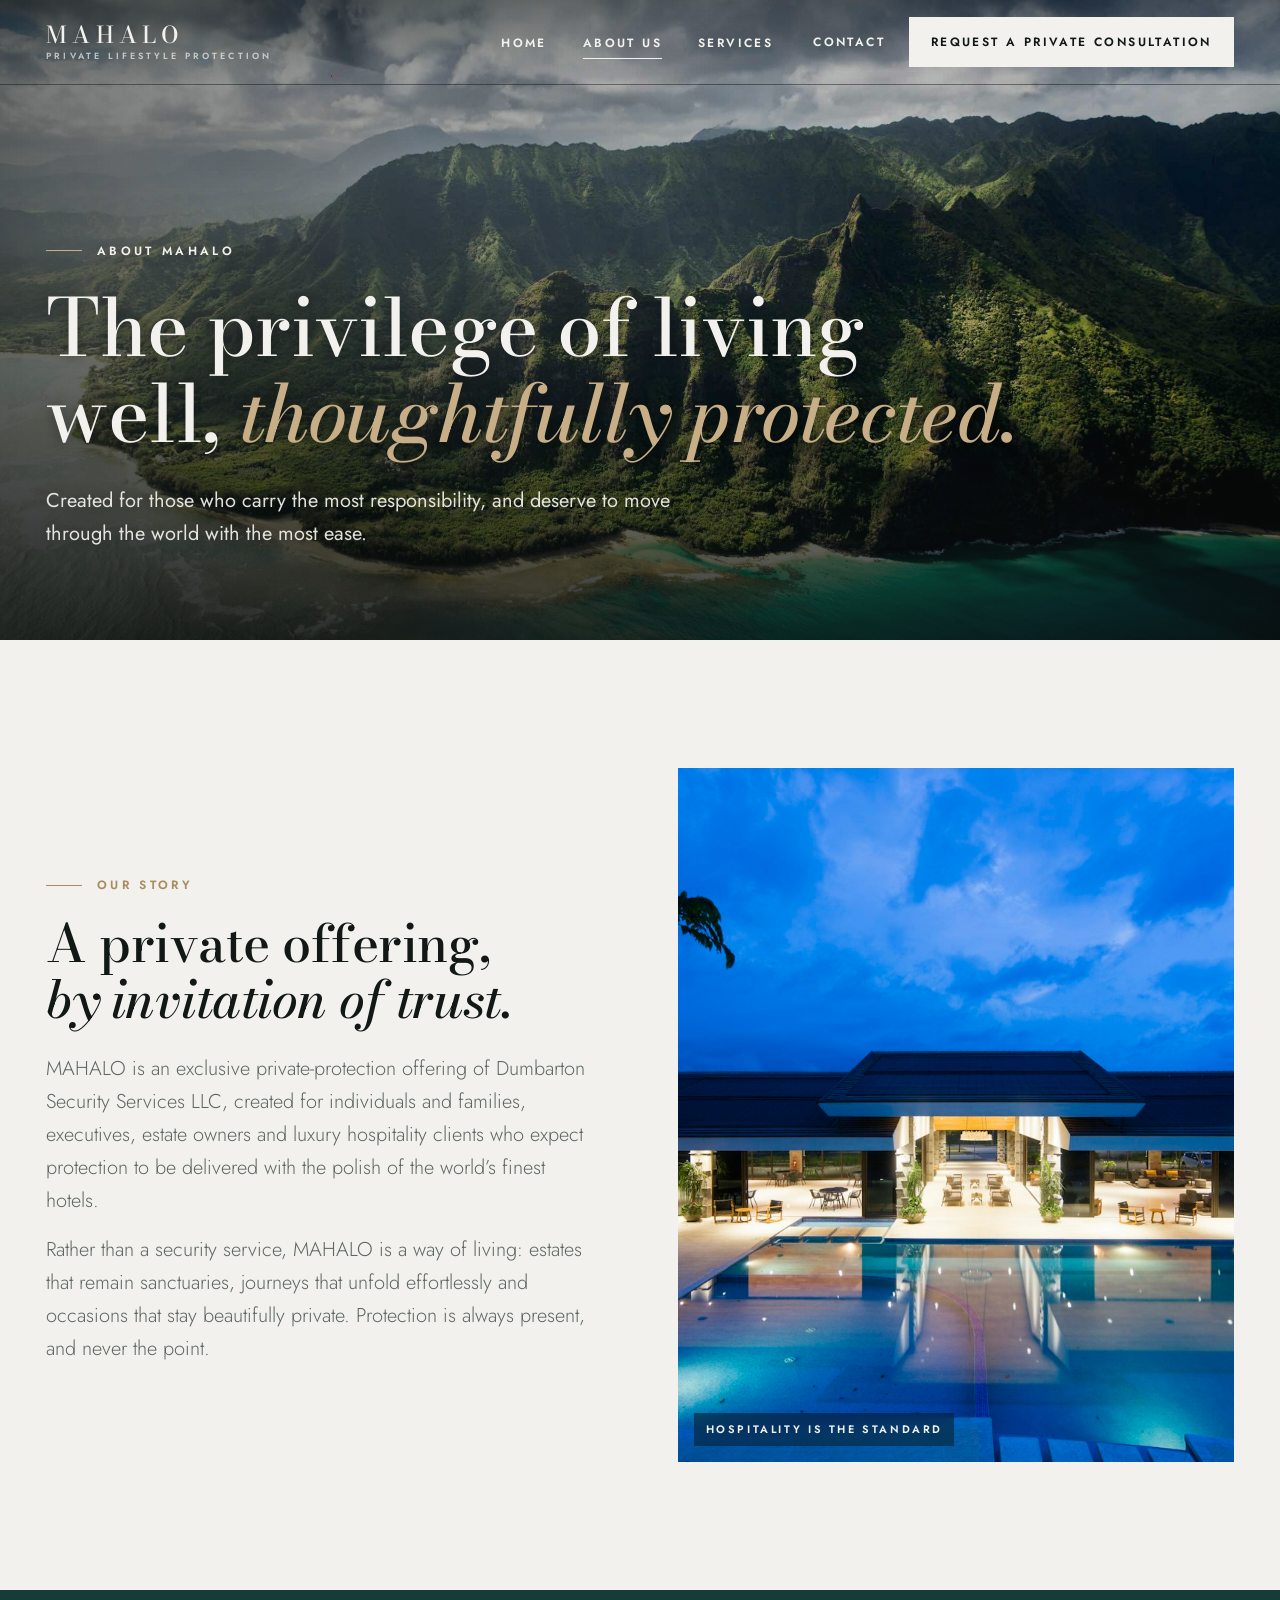
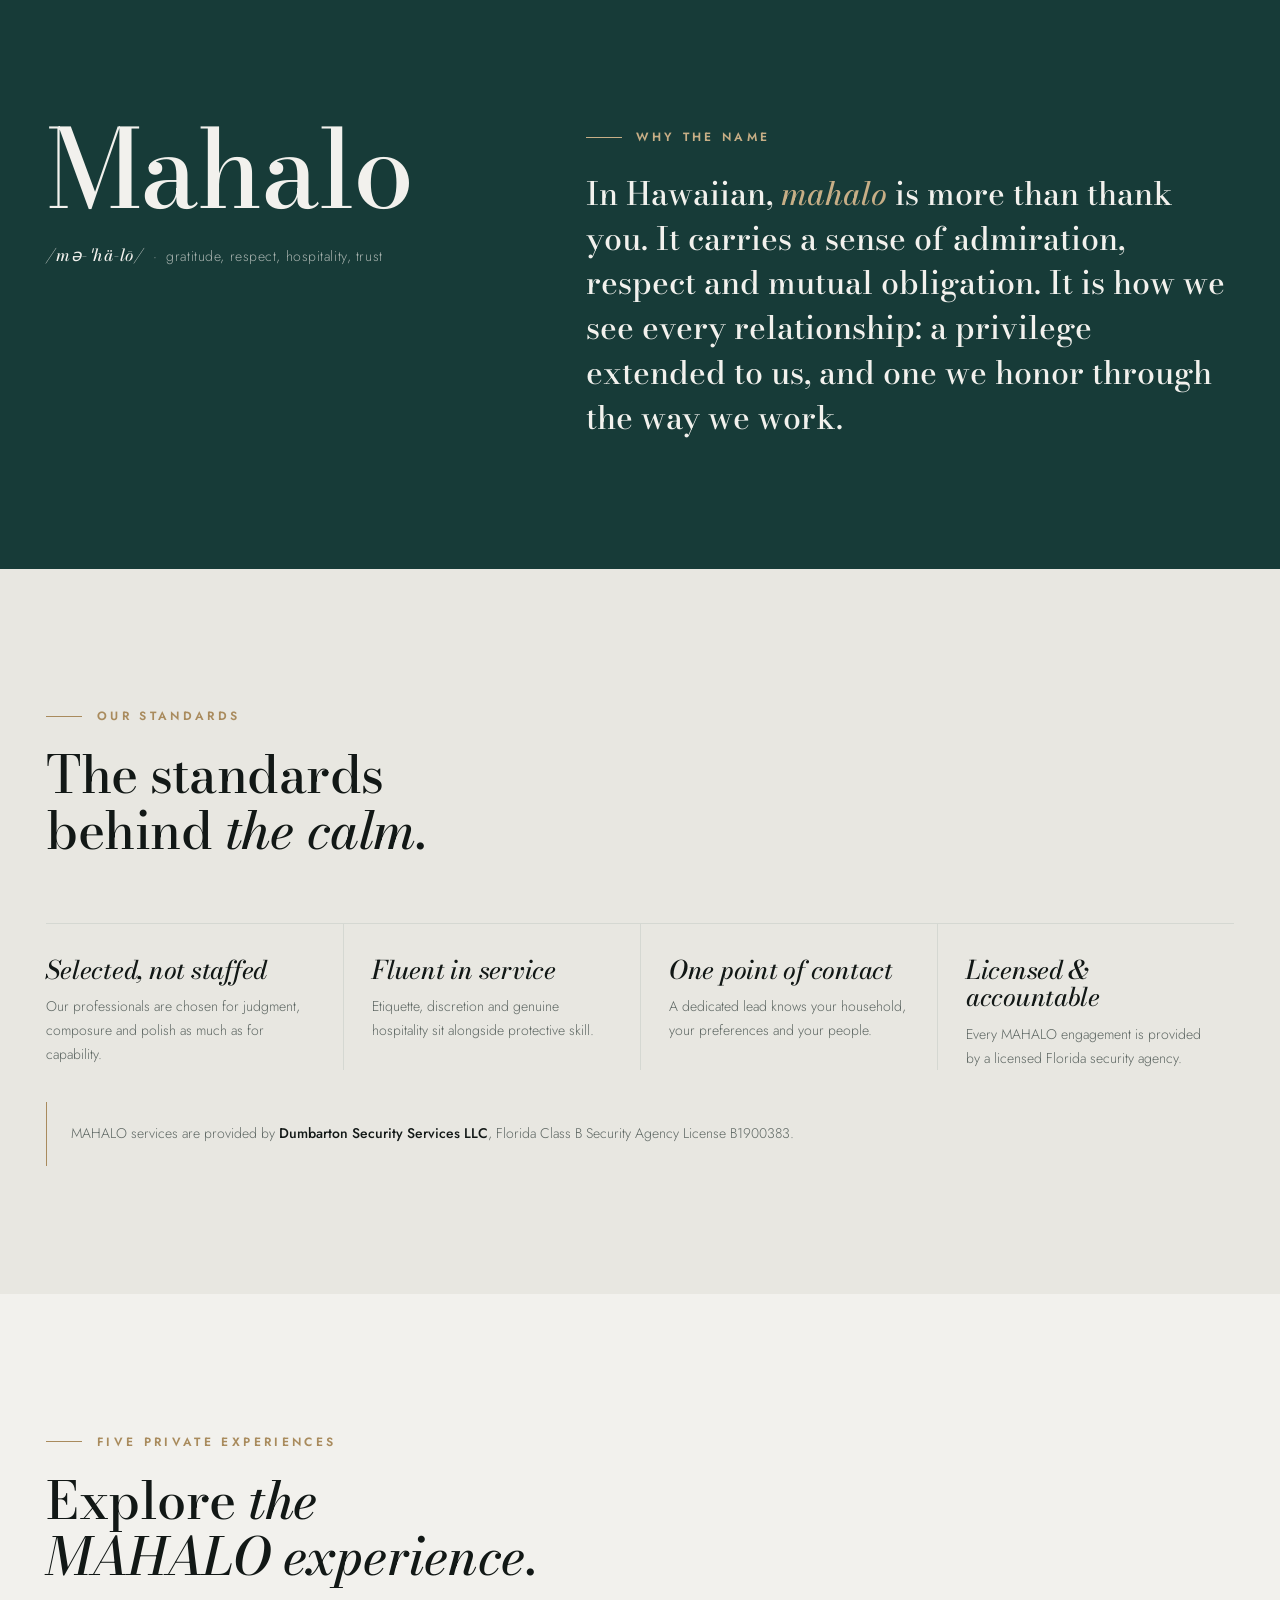
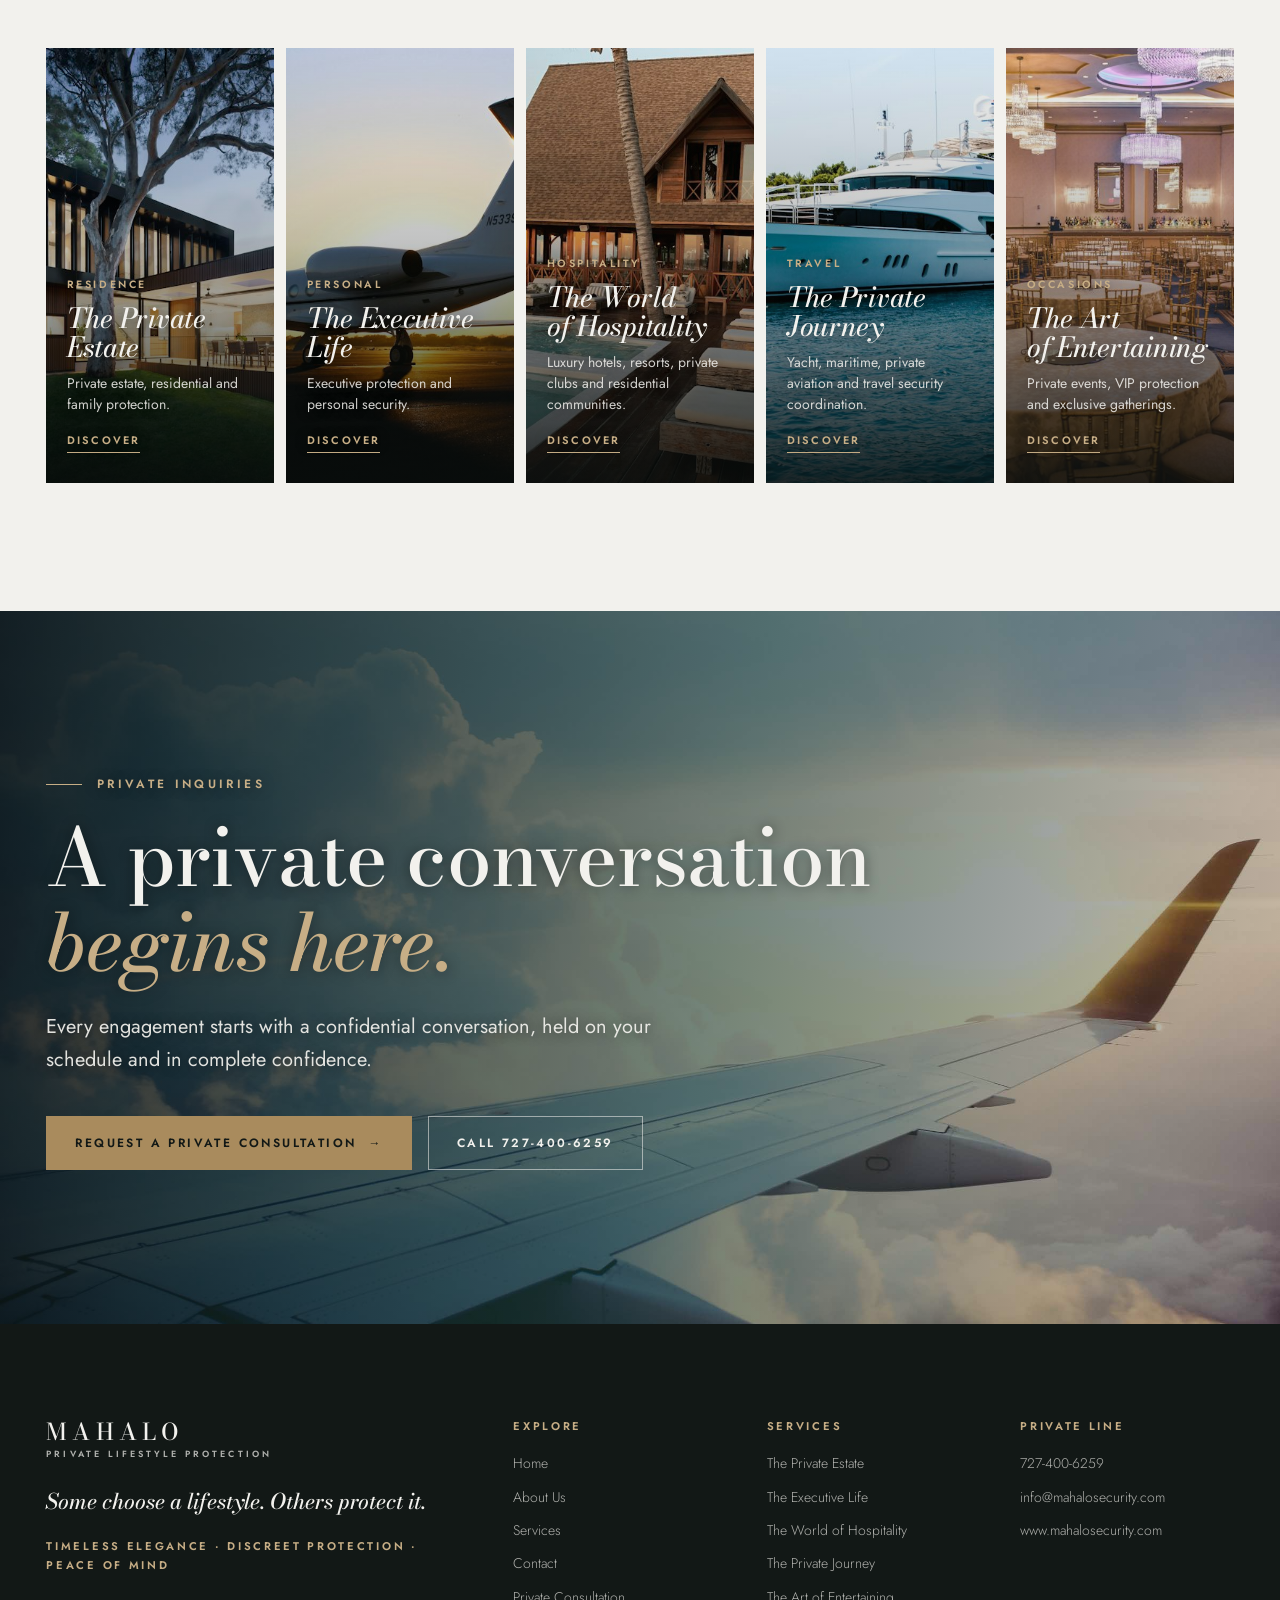
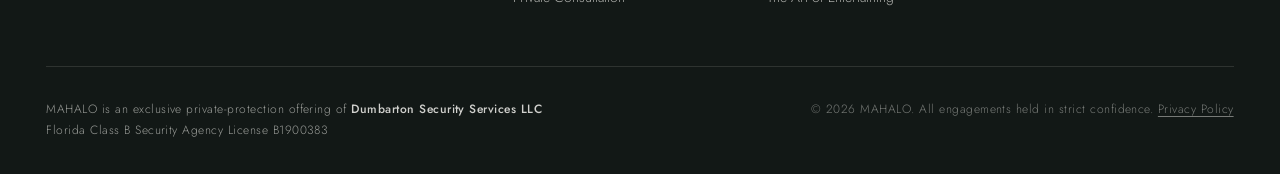
<file: Site/about.html>
<!doctype html>
<html lang="en">
<head>
<meta charset="utf-8">
<meta name="viewport" content="width=device-width, initial-scale=1, viewport-fit=cover">
<title>About MAHALO: Private Lifestyle Protection</title>
<meta name="description" content="MAHALO is an exclusive private-protection offering of Dumbarton Security Services LLC: discreet, hospitality-minded protection for families and executives.">
<meta name="robots" content="index, follow, max-image-preview:large, max-snippet:-1">
<link rel="canonical" href="https://www.mahalosecurity.com/about">
<meta name="theme-color" content="#121816">
<meta property="og:type" content="website">
<meta property="og:site_name" content="MAHALO Private Lifestyle Protection">
<meta property="og:title" content="About MAHALO: Private Lifestyle Protection">
<meta property="og:description" content="MAHALO is an exclusive private-protection offering of Dumbarton Security Services LLC: discreet, hospitality-minded protection for families and executives.">
<meta property="og:url" content="https://www.mahalosecurity.com/about">
<meta property="og:image" content="https://www.mahalosecurity.com/assets/images/mahalo-estate-sunset-share.jpg">
<meta name="twitter:card" content="summary_large_image">
<meta name="twitter:title" content="About MAHALO: Private Lifestyle Protection">
<meta name="twitter:description" content="MAHALO is an exclusive private-protection offering of Dumbarton Security Services LLC: discreet, hospitality-minded protection for families and executives.">
<meta name="twitter:image" content="https://www.mahalosecurity.com/assets/images/mahalo-estate-sunset-share.jpg">
<link rel="icon" href="assets/favicon.svg" type="image/svg+xml">
<link rel="preconnect" href="https://fonts.googleapis.com">
<link rel="preconnect" href="https://fonts.gstatic.com" crossorigin>
<link rel="stylesheet" href="https://fonts.googleapis.com/css2?family=Bodoni+Moda:ital,opsz,wght@0,6..96,400..600;1,6..96,400..600&family=Jost:wght@300..600&display=swap">
<link rel="stylesheet" href="assets/styles.css?v=18">
<script type="application/ld+json">{"@context": "https://schema.org", "@type": "ProfessionalService", "@id": "https://www.mahalosecurity.com/#mahalo", "name": "MAHALO", "alternateName": "MAHALO Private Lifestyle Protection", "slogan": "Some choose a lifestyle. Others protect it.", "description": "MAHALO provides private lifestyle protection for affluent individuals and families, executives, estate owners and luxury hospitality clients: private estate and family protection, executive protection, luxury hospitality protection, yacht and private aviation travel security, and private event and VIP protection.", "url": "https://www.mahalosecurity.com/", "image": "https://www.mahalosecurity.com/assets/images/mahalo-estate-sunset-share.jpg", "telephone": "+1-727-400-6259", "email": "info@mahalosecurity.com", "knowsAbout": ["Private lifestyle protection", "Executive protection", "Personal security", "Estate security", "Luxury residential protection", "Family protection", "Yacht and maritime security", "Private aviation security", "Travel security", "Private event security", "VIP protection", "Luxury hospitality security"], "parentOrganization": {"@type": "Organization", "@id": "https://www.mahalosecurity.com/#operator", "name": "Dumbarton Security Services LLC", "hasCredential": {"@type": "EducationalOccupationalCredential", "credentialCategory": "license", "name": "Florida Class B Security Agency License", "identifier": "B1900383", "recognizedBy": {"@type": "GovernmentOrganization", "name": "Florida Department of Agriculture and Consumer Services, Division of Licensing"}}}, "hasOfferCatalog": {"@type": "OfferCatalog", "name": "MAHALO private lifestyle protection services", "itemListElement": [{"@type": "Offer", "itemOffered": {"@type": "Service", "name": "The Private Estate", "description": "Private estate, residential and family protection.", "url": "https://www.mahalosecurity.com/estate-protection"}}, {"@type": "Offer", "itemOffered": {"@type": "Service", "name": "The Executive Life", "description": "Executive protection and personal security.", "url": "https://www.mahalosecurity.com/executive-protection"}}, {"@type": "Offer", "itemOffered": {"@type": "Service", "name": "The World of Hospitality", "description": "Luxury hotels, resorts, private clubs and residential communities.", "url": "https://www.mahalosecurity.com/luxury-hospitality-security"}}, {"@type": "Offer", "itemOffered": {"@type": "Service", "name": "The Private Journey", "description": "Yacht, maritime, private aviation and travel security coordination.", "url": "https://www.mahalosecurity.com/yacht-aviation-travel-security"}}, {"@type": "Offer", "itemOffered": {"@type": "Service", "name": "The Art of Entertaining", "description": "Private events, VIP protection and exclusive gatherings.", "url": "https://www.mahalosecurity.com/private-event-security"}}]}}</script>
<script type="application/ld+json">{"@context": "https://schema.org", "@type": "BreadcrumbList", "itemListElement": [{"@type": "ListItem", "position": 1, "name": "Home", "item": "https://www.mahalosecurity.com/"}, {"@type": "ListItem", "position": 2, "name": "About Us", "item": "https://www.mahalosecurity.com/about"}]}</script>
</head>
<body class="has-hero">
<a class="skip-link" href="#main">Skip to content</a>
<header class="site-header">
  <div class="wrap header-inner">
    <a class="brand" href="index.html" aria-label="MAHALO, Private Lifestyle Protection, home">
      <!-- Brand wordmark. Replace with the final MAHALO logo artwork when approved. -->
      <span class="brand-word"><strong>MAHALO</strong><small>Private Lifestyle Protection</small></span>
    </a>
    <button class="menu-toggle" type="button" aria-expanded="false" aria-controls="primary-nav" aria-label="Open menu"><span></span><span></span></button>
    <nav class="primary-nav" id="primary-nav" aria-label="Primary">
      <ul class="nav-links">
          <li><a href="index.html">Home</a></li>
          <li><a href="about.html" aria-current="page">About Us</a></li>
          <li><a href="services.html">Services</a></li>
      </ul>
      <div class="nav-ctas">
        <a class="nav-contact" href="contact.html">Contact</a>
        <a class="btn" href="consultation.html">Request a Private Consultation</a>
      </div>
    </nav>
  </div>
</header>
<main id="main">
<section class="hero hero--page">
  <div class="hero-media"><img src="assets/images/pacific-coast-cliffs-2400.jpg" srcset="assets/images/pacific-coast-cliffs-1200.jpg 1200w, assets/images/pacific-coast-cliffs-2400.jpg 2400w" sizes="100vw" alt="Green cliffs meeting a turquoise Pacific ocean" fetchpriority="high"></div>
  <div class="wrap hero-content">
    <div>
      <span class="eyebrow rise">About MAHALO</span>
      <h1 class="rise rise-2">The privilege of living well, <em>thoughtfully protected.</em></h1>
      <p class="lede rise rise-3">Created for those who carry the most responsibility, and deserve to move through the world with the most ease.</p>
    </div>
  </div>
</section>

<section class="section">
  <div class="wrap split">
    <div class="split-body reveal">
      <span class="eyebrow">Our story</span>
      <h2>A private offering, <em>by invitation of trust.</em></h2>
      <p class="lede">MAHALO is an exclusive private-protection offering of Dumbarton Security Services LLC, created for individuals and families, executives, estate owners and luxury hospitality clients who expect protection to be delivered with the polish of the world’s finest hotels.</p>
      <p class="lede">Rather than a security service, MAHALO is a way of living: estates that remain sanctuaries, journeys that unfold effortlessly and occasions that stay beautifully private. Protection is always present, and never the point.</p>
    </div>
    <figure class="split-media reveal" style="margin:0">
      <img src="assets/images/luxury-resort-pool-twilight-1400.jpg" alt="A luxury resort and pool lit at twilight" loading="lazy" decoding="async">
      <figcaption>Hospitality is the standard</figcaption>
    </figure>
  </div>
</section>

<section class="section section--dark">
  <div class="wrap">
    <div class="meaning">
      <div class="reveal">
        <p class="pronounce">Mahalo</p>
        <p class="pronounce-meta" style="color:rgba(242,241,237,.65)"><i style="color:var(--salt)">/mə-ˈhä-lō/</i> &nbsp;·&nbsp; gratitude, respect, hospitality, trust</p>
      </div>
      <div class="reveal">
        <span class="eyebrow">Why the name</span>
        <p class="meaning-statement" style="margin-top:1.5rem">In Hawaiian, <em style="color:var(--brass-soft)">mahalo</em> is more than thank you. It carries a sense of admiration, respect and mutual obligation. It is how we see every relationship: a privilege extended to us, and one we honor through the way we work.</p>
      </div>
    </div>
  </div>
</section>

<section class="section section--sand">
  <div class="wrap">
    <div class="section-head reveal">
      <div>
        <span class="eyebrow">Our standards</span>
        <h2>The standards behind <em>the calm.</em></h2>
      </div>
    </div>
    <div class="pillars reveal" style="margin-top:0">
      <div class="pillar"><h3>Selected, not staffed</h3><p>Our professionals are chosen for judgment, composure and polish as much as for capability.</p></div>
      <div class="pillar"><h3>Fluent in service</h3><p>Etiquette, discretion and genuine hospitality sit alongside protective skill.</p></div>
      <div class="pillar"><h3>One point of contact</h3><p>A dedicated lead knows your household, your preferences and your people.</p></div>
      <div class="pillar"><h3>Licensed &amp; accountable</h3><p>Every MAHALO engagement is provided by a licensed Florida security agency.</p></div>
    </div>
    <p class="disclosure-note reveal">MAHALO services are provided by <strong>Dumbarton Security Services LLC</strong>, Florida Class B Security Agency License B1900383.</p>
  </div>
</section>

<section class="section">
  <div class="wrap">
    <div class="section-head reveal">
      <div>
        <span class="eyebrow">Five private experiences</span>
        <h2>Explore <em>the MAHALO experience.</em></h2>
      </div>
    </div>
    <div class="experiences">
      <a class="experience reveal" href="estate-protection.html">
        <img src="assets/images/private-residence-dusk-900.jpg" alt="A private residence glowing at dusk beneath a great oak" loading="lazy" decoding="async">
        <div class="experience-body"><span>Residence</span><h3>The Private Estate</h3><p>Private estate, residential and family protection.</p><span class="more">Discover</span></div>
      </a>
      <a class="experience reveal" href="executive-protection.html">
        <img src="assets/images/private-jet-runway-sunset-900.jpg" alt="A private jet on the tarmac at sunset" loading="lazy" decoding="async">
        <div class="experience-body"><span>Personal</span><h3>The Executive Life</h3><p>Executive protection and personal security.</p><span class="more">Discover</span></div>
      </a>
      <a class="experience reveal" href="luxury-hospitality-security.html">
        <img src="assets/images/luxury-resort-pool-palms-900.jpg" alt="A luxury resort pool surrounded by palms" loading="lazy" decoding="async">
        <div class="experience-body"><span>Hospitality</span><h3>The World of Hospitality</h3><p>Luxury hotels, resorts, private clubs and residential communities.</p><span class="more">Discover</span></div>
      </a>
      <a class="experience reveal" href="yacht-aviation-travel-security.html">
        <img src="assets/images/superyacht-at-anchor-900.jpg" alt="A superyacht at anchor in turquoise water" loading="lazy" decoding="async">
        <div class="experience-body"><span>Travel</span><h3>The Private Journey</h3><p>Yacht, maritime, private aviation and travel security coordination.</p><span class="more">Discover</span></div>
      </a>
      <a class="experience reveal" href="private-event-security.html">
        <img src="assets/images/private-celebration-ballroom-900.jpg" alt="A candlelit table set for a private celebration" loading="lazy" decoding="async">
        <div class="experience-body"><span>Occasions</span><h3>The Art of Entertaining</h3><p>Private events, VIP protection and exclusive gatherings.</p><span class="more">Discover</span></div>
      </a>
    </div>
  </div>
</section>

<section class="cta-band" aria-labelledby="cta-title">
  <img src="assets/images/private-jet-wing-above-clouds-2400.jpg" srcset="assets/images/private-jet-wing-above-clouds-1200.jpg 1200w, assets/images/private-jet-wing-above-clouds-2400.jpg 2400w" sizes="100vw" alt="" loading="lazy" decoding="async">
  <div class="wrap">
    <span class="eyebrow">Private inquiries</span>
    <h2 id="cta-title">A private conversation <em>begins here.</em></h2>
    <p class="lede">Every engagement starts with a confidential conversation, held on your schedule and in complete confidence.</p>
    <div class="cta-actions">
      <a class="btn btn--brass" href="consultation.html">Request a Private Consultation <span class="arrow" aria-hidden="true">→</span></a>
      <a class="btn btn--ghost-light" href="tel:+17274006259">Call 727-400-6259</a>
    </div>
  </div>
</section>

</main>
<footer class="site-footer">
  <div class="wrap">
    <div class="footer-top">
      <div class="footer-brand">
        <a class="brand" href="index.html" aria-label="MAHALO, Private Lifestyle Protection, home">
      <!-- Brand wordmark. Replace with the final MAHALO logo artwork when approved. -->
      <span class="brand-word"><strong>MAHALO</strong><small>Private Lifestyle Protection</small></span>
    </a>
        <p class="footer-tagline">Some choose a lifestyle. Others protect it.</p>
        <p class="footer-statement">Timeless elegance · Discreet protection · Peace of mind</p>
      </div>
      <div class="footer-col">
        <h4>Explore</h4>
        <ul>
          <li><a href="index.html">Home</a></li>
          <li><a href="about.html">About Us</a></li>
          <li><a href="services.html">Services</a></li>
          <li><a href="contact.html">Contact</a></li>
          <li><a href="consultation.html">Private Consultation</a></li>
        </ul>
      </div>
      <div class="footer-col">
        <h4>Services</h4>
        <ul>
          <li><a href="estate-protection.html">The Private Estate</a></li>
          <li><a href="executive-protection.html">The Executive Life</a></li>
          <li><a href="luxury-hospitality-security.html">The World of Hospitality</a></li>
          <li><a href="yacht-aviation-travel-security.html">The Private Journey</a></li>
          <li><a href="private-event-security.html">The Art of Entertaining</a></li>
        </ul>
      </div>
      <div class="footer-col">
        <h4>Private Line</h4>
        <ul>
          <li><a href="tel:+17274006259">727-400-6259</a></li>
          <li><a href="mailto:info@mahalosecurity.com">info@mahalosecurity.com</a></li>
          <li><a href="https://www.mahalosecurity.com/">www.mahalosecurity.com</a></li>
        </ul>
      </div>
    </div>
    <div class="footer-bottom">
      <p class="license">MAHALO is an exclusive private-protection offering of <strong>Dumbarton Security Services LLC</strong><br>Florida Class B Security Agency License B1900383</p>
      <span>&copy; <span id="year">2026</span> MAHALO. All engagements held in strict confidence. <a href="privacy.html">Privacy Policy</a></span>
    </div>
  </div>
</footer>
<script src="assets/main.js?v=18"></script>
</body>
</html>
</file>
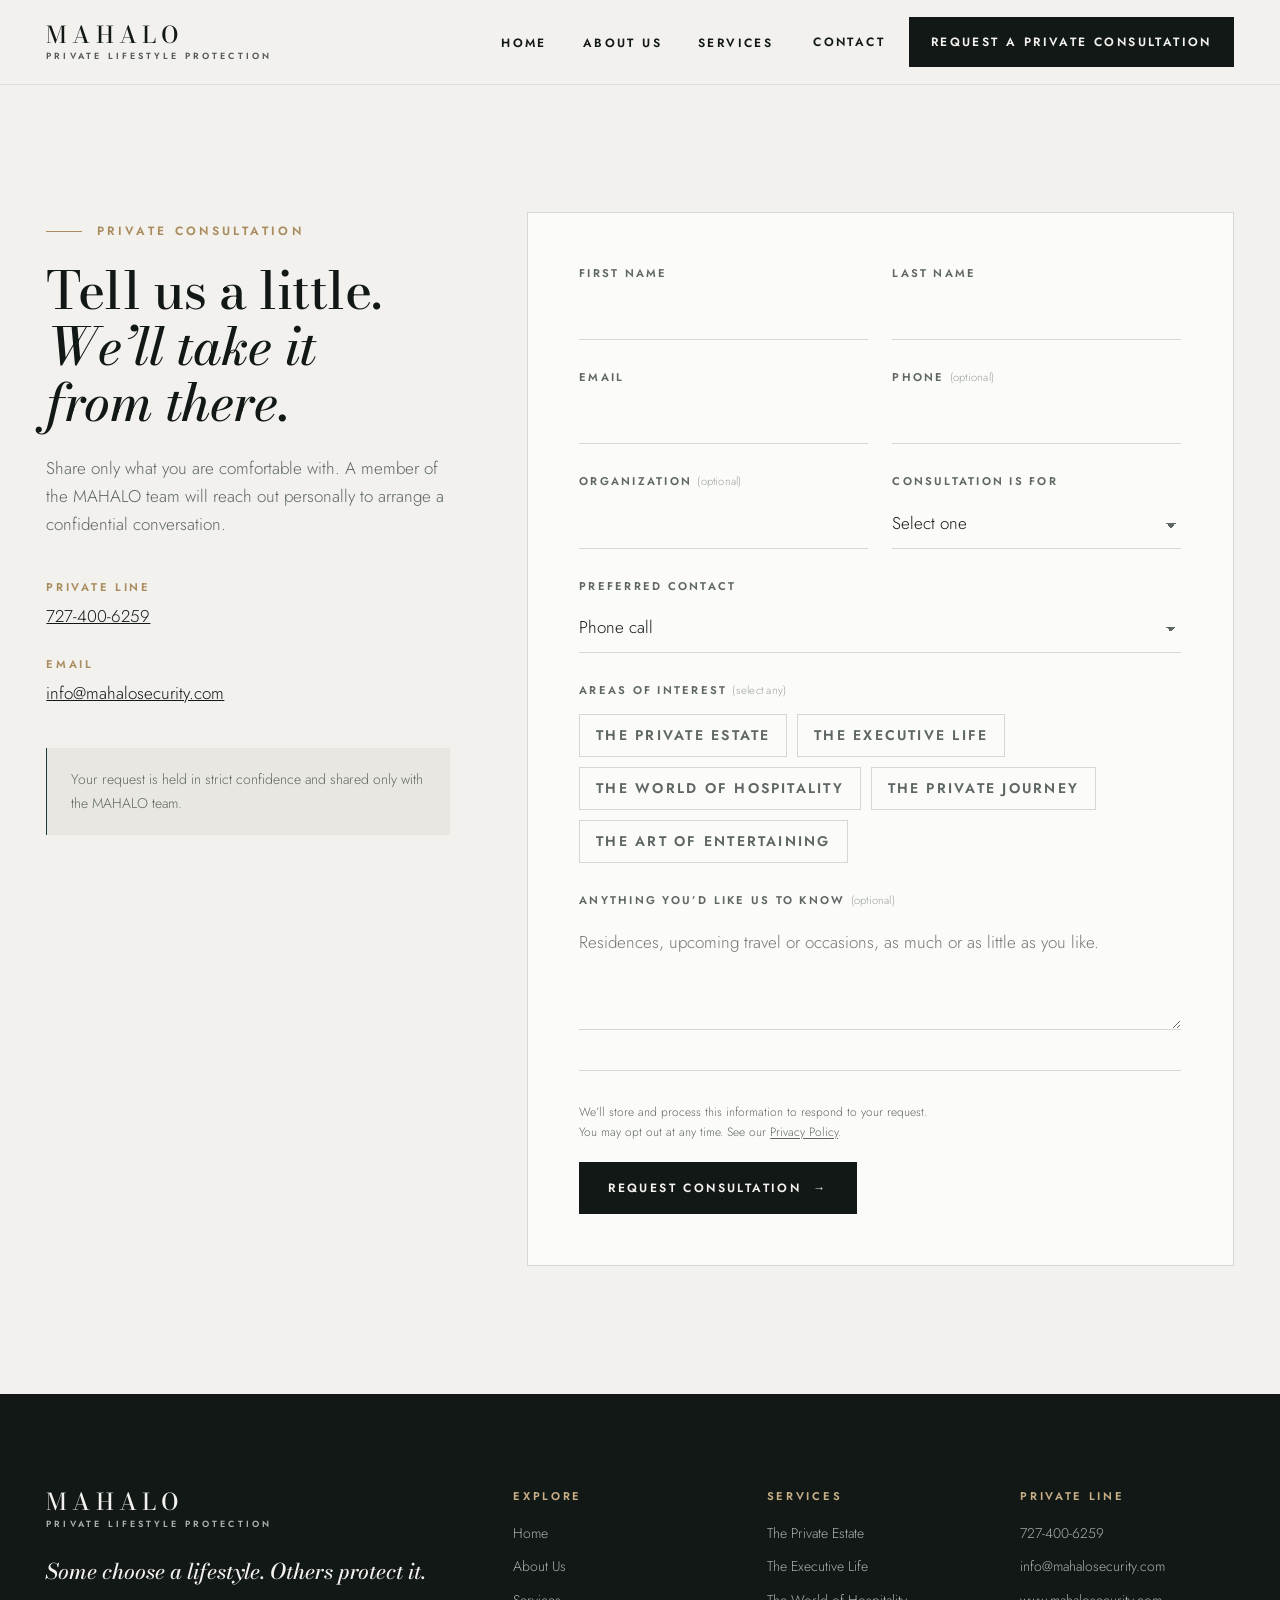
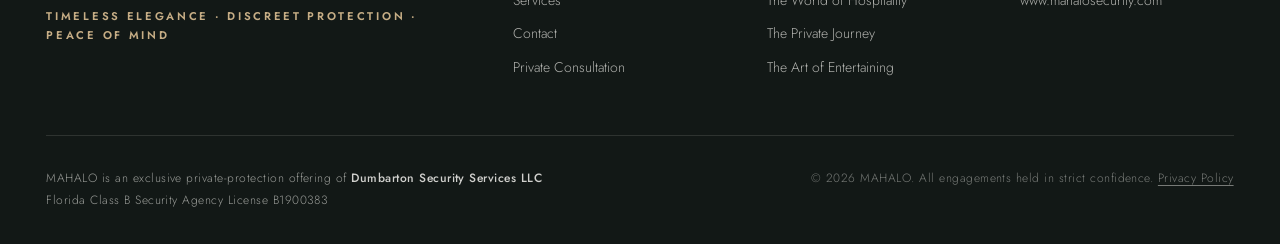
<file: Site/consultation.html>
<!doctype html>
<html lang="en">
<head>
<meta charset="utf-8">
<meta name="viewport" content="width=device-width, initial-scale=1, viewport-fit=cover">
<title>Request a Private Consultation | MAHALO</title>
<meta name="description" content="Request a confidential consultation about estate, executive, hospitality, travel or event protection. Call 727-400-6259 or email info@mahalosecurity.com.">
<meta name="robots" content="index, follow, max-image-preview:large, max-snippet:-1">
<link rel="canonical" href="https://www.mahalosecurity.com/consultation">
<meta name="theme-color" content="#121816">
<meta property="og:type" content="website">
<meta property="og:site_name" content="MAHALO Private Lifestyle Protection">
<meta property="og:title" content="Request a Private Consultation | MAHALO">
<meta property="og:description" content="Request a confidential consultation about estate, executive, hospitality, travel or event protection. Call 727-400-6259 or email info@mahalosecurity.com.">
<meta property="og:url" content="https://www.mahalosecurity.com/consultation">
<meta property="og:image" content="https://www.mahalosecurity.com/assets/images/mahalo-estate-sunset-share.jpg">
<meta name="twitter:card" content="summary_large_image">
<meta name="twitter:title" content="Request a Private Consultation | MAHALO">
<meta name="twitter:description" content="Request a confidential consultation about estate, executive, hospitality, travel or event protection. Call 727-400-6259 or email info@mahalosecurity.com.">
<meta name="twitter:image" content="https://www.mahalosecurity.com/assets/images/mahalo-estate-sunset-share.jpg">
<link rel="icon" href="assets/favicon.svg" type="image/svg+xml">
<link rel="preconnect" href="https://fonts.googleapis.com">
<link rel="preconnect" href="https://fonts.gstatic.com" crossorigin>
<link rel="stylesheet" href="https://fonts.googleapis.com/css2?family=Bodoni+Moda:ital,opsz,wght@0,6..96,400..600;1,6..96,400..600&family=Jost:wght@300..600&display=swap">
<link rel="stylesheet" href="assets/styles.css?v=18">
<script type="application/ld+json">{"@context": "https://schema.org", "@type": "BreadcrumbList", "itemListElement": [{"@type": "ListItem", "position": 1, "name": "Home", "item": "https://www.mahalosecurity.com/"}, {"@type": "ListItem", "position": 2, "name": "Private Consultation", "item": "https://www.mahalosecurity.com/consultation"}]}</script>
</head>
<body class="">
<a class="skip-link" href="#main">Skip to content</a>
<header class="site-header">
  <div class="wrap header-inner">
    <a class="brand" href="index.html" aria-label="MAHALO, Private Lifestyle Protection, home">
      <!-- Brand wordmark. Replace with the final MAHALO logo artwork when approved. -->
      <span class="brand-word"><strong>MAHALO</strong><small>Private Lifestyle Protection</small></span>
    </a>
    <button class="menu-toggle" type="button" aria-expanded="false" aria-controls="primary-nav" aria-label="Open menu"><span></span><span></span></button>
    <nav class="primary-nav" id="primary-nav" aria-label="Primary">
      <ul class="nav-links">
          <li><a href="index.html">Home</a></li>
          <li><a href="about.html">About Us</a></li>
          <li><a href="services.html">Services</a></li>
      </ul>
      <div class="nav-ctas">
        <a class="nav-contact" href="contact.html">Contact</a>
        <a class="btn" href="consultation.html">Request a Private Consultation</a>
      </div>
    </nav>
  </div>
</header>
<main id="main" style="padding-top:calc(var(--header-h) + env(safe-area-inset-top, 0px))">
<section class="section">
  <div class="wrap form-layout">
    <div class="form-aside">
      <span class="eyebrow">Private consultation</span>
      <h1 style="font-size:var(--t-2xl);margin-block:1.25rem 1.5rem">Tell us a little. <em>We’ll take it from there.</em></h1>
      <p class="lede">Share only what you are comfortable with. A member of the MAHALO team will reach out personally to arrange a confidential conversation.</p>
      <dl>
        <div><dt>Private line</dt><dd><a href="tel:+17274006259">727-400-6259</a></dd></div>
        <div><dt>Email</dt><dd><a href="mailto:info@mahalosecurity.com">info@mahalosecurity.com</a></dd></div>
      </dl>
      <p class="note">Your request is held in strict confidence and shared only with the MAHALO team.</p>
    </div>

    <div class="form">
      <!-- Submissions go to HubSpot form c8c878c2-7aea-4b94-8a8f-585ebe8103b0 (portal 247943745). Field names and option values match HubSpot's internal values. -->
      <form id="consult-form" data-hubspot-portal="247943745" data-hubspot-form="c8c878c2-7aea-4b94-8a8f-585ebe8103b0" data-success="consult-success" novalidate>
        <div class="form-grid">
          <div class="field"><label for="c-first">First name</label><input id="c-first" name="firstname" autocomplete="given-name" required></div>
          <div class="field"><label for="c-last">Last name</label><input id="c-last" name="lastname" autocomplete="family-name" required></div>
          <div class="field"><label for="c-email">Email</label><input id="c-email" name="email" type="email" autocomplete="email" required></div>
          <div class="field"><label for="c-phone">Phone <span class="optional">(optional)</span></label><input id="c-phone" name="phone" type="tel" autocomplete="tel"></div>
          <div class="field"><label for="c-org">Organization <span class="optional">(optional)</span></label><input id="c-org" name="company" autocomplete="organization"></div>
          <div class="field"><label for="c-for">Consultation is for</label>
            <select id="c-for" name="consultation_is_for" required>
              <option value="">Select one</option>
              <option>Myself</option>
              <option>My family</option>
              <option>An executive or principal I represent</option>
              <option>An estate or residence</option>
              <option>A hotel, resort, club or community</option>
              <option>An event or gathering</option>
            </select>
          </div>
          <div class="field field--full"><label for="c-contact">Preferred contact</label>
            <select id="c-contact" name="preferred_contact_method">
              <option value="phone">Phone call</option>
              <option value="email">Email</option>
              <option value="in_person">In-person meeting</option>
            </select>
          </div>
          <fieldset class="field field--full">
            <legend>Areas of interest <span class="optional">(select any)</span></legend>
            <div class="chips">
            <label class="chip"><input type="checkbox" name="areas_of_interest" id="int-estate" value="The Private Estate"><span>The Private Estate</span></label>
            <label class="chip"><input type="checkbox" name="areas_of_interest" id="int-executive" value="The Executive Life"><span>The Executive Life</span></label>
            <label class="chip"><input type="checkbox" name="areas_of_interest" id="int-hospitality" value="The World of Hospitality"><span>The World of Hospitality</span></label>
            <label class="chip"><input type="checkbox" name="areas_of_interest" id="int-journey" value="The Private Journey"><span>The Private Journey</span></label>
            <label class="chip"><input type="checkbox" name="areas_of_interest" id="int-entertaining" value="The Art of Entertaining"><span>The Art of Entertaining</span></label>
            </div>
          </fieldset>
          <div class="field field--full"><label for="c-msg">Anything you’d like us to know <span class="optional">(optional)</span></label><textarea id="c-msg" name="message" placeholder="Residences, upcoming travel or occasions, as much or as little as you like."></textarea></div>
          <div class="field hp-field" aria-hidden="true"><label for="c-hp">Leave blank</label><input id="c-hp" name="mh_hp" type="text" tabindex="-1" autocomplete="off" data-1p-ignore data-lpignore="true" data-bwignore data-form-type="other"></div>
        </div>
        <p class="form-error" role="alert" hidden>We couldn’t send your request just now. Please try again, or email <a href="mailto:info@mahalosecurity.com">info@mahalosecurity.com</a> or call <a href="tel:+17274006259">727-400-6259</a>.</p>
        <div class="form-foot">
          <small>We’ll store and process this information to respond to your request. You may opt out at any time. See our <a href="privacy.html">Privacy Policy</a>.</small>
          <button class="btn" type="submit"><span class="btn-label" data-default="Request Consultation">Request Consultation</span> <span class="arrow" aria-hidden="true">→</span></button>
        </div>
      </form>
      <div class="form-success" id="consult-success" tabindex="-1" hidden>
        <span class="eyebrow">MAHALO</span>
        <h2 style="margin-top:1.25rem;font-size:var(--t-2xl)">Thank you. <em>Your request is with us.</em></h2>
        <p>A member of the MAHALO team will contact you personally, in the way you prefer, to arrange a confidential conversation. For anything urgent, please call <a href="tel:+17274006259">727-400-6259</a>.</p>
      </div>
    </div>
  </div>
</section>
</main>
<footer class="site-footer">
  <div class="wrap">
    <div class="footer-top">
      <div class="footer-brand">
        <a class="brand" href="index.html" aria-label="MAHALO, Private Lifestyle Protection, home">
      <!-- Brand wordmark. Replace with the final MAHALO logo artwork when approved. -->
      <span class="brand-word"><strong>MAHALO</strong><small>Private Lifestyle Protection</small></span>
    </a>
        <p class="footer-tagline">Some choose a lifestyle. Others protect it.</p>
        <p class="footer-statement">Timeless elegance · Discreet protection · Peace of mind</p>
      </div>
      <div class="footer-col">
        <h4>Explore</h4>
        <ul>
          <li><a href="index.html">Home</a></li>
          <li><a href="about.html">About Us</a></li>
          <li><a href="services.html">Services</a></li>
          <li><a href="contact.html">Contact</a></li>
          <li><a href="consultation.html">Private Consultation</a></li>
        </ul>
      </div>
      <div class="footer-col">
        <h4>Services</h4>
        <ul>
          <li><a href="estate-protection.html">The Private Estate</a></li>
          <li><a href="executive-protection.html">The Executive Life</a></li>
          <li><a href="luxury-hospitality-security.html">The World of Hospitality</a></li>
          <li><a href="yacht-aviation-travel-security.html">The Private Journey</a></li>
          <li><a href="private-event-security.html">The Art of Entertaining</a></li>
        </ul>
      </div>
      <div class="footer-col">
        <h4>Private Line</h4>
        <ul>
          <li><a href="tel:+17274006259">727-400-6259</a></li>
          <li><a href="mailto:info@mahalosecurity.com">info@mahalosecurity.com</a></li>
          <li><a href="https://www.mahalosecurity.com/">www.mahalosecurity.com</a></li>
        </ul>
      </div>
    </div>
    <div class="footer-bottom">
      <p class="license">MAHALO is an exclusive private-protection offering of <strong>Dumbarton Security Services LLC</strong><br>Florida Class B Security Agency License B1900383</p>
      <span>&copy; <span id="year">2026</span> MAHALO. All engagements held in strict confidence. <a href="privacy.html">Privacy Policy</a></span>
    </div>
  </div>
</footer>
<script src="assets/main.js?v=18"></script>
</body>
</html>
</file>
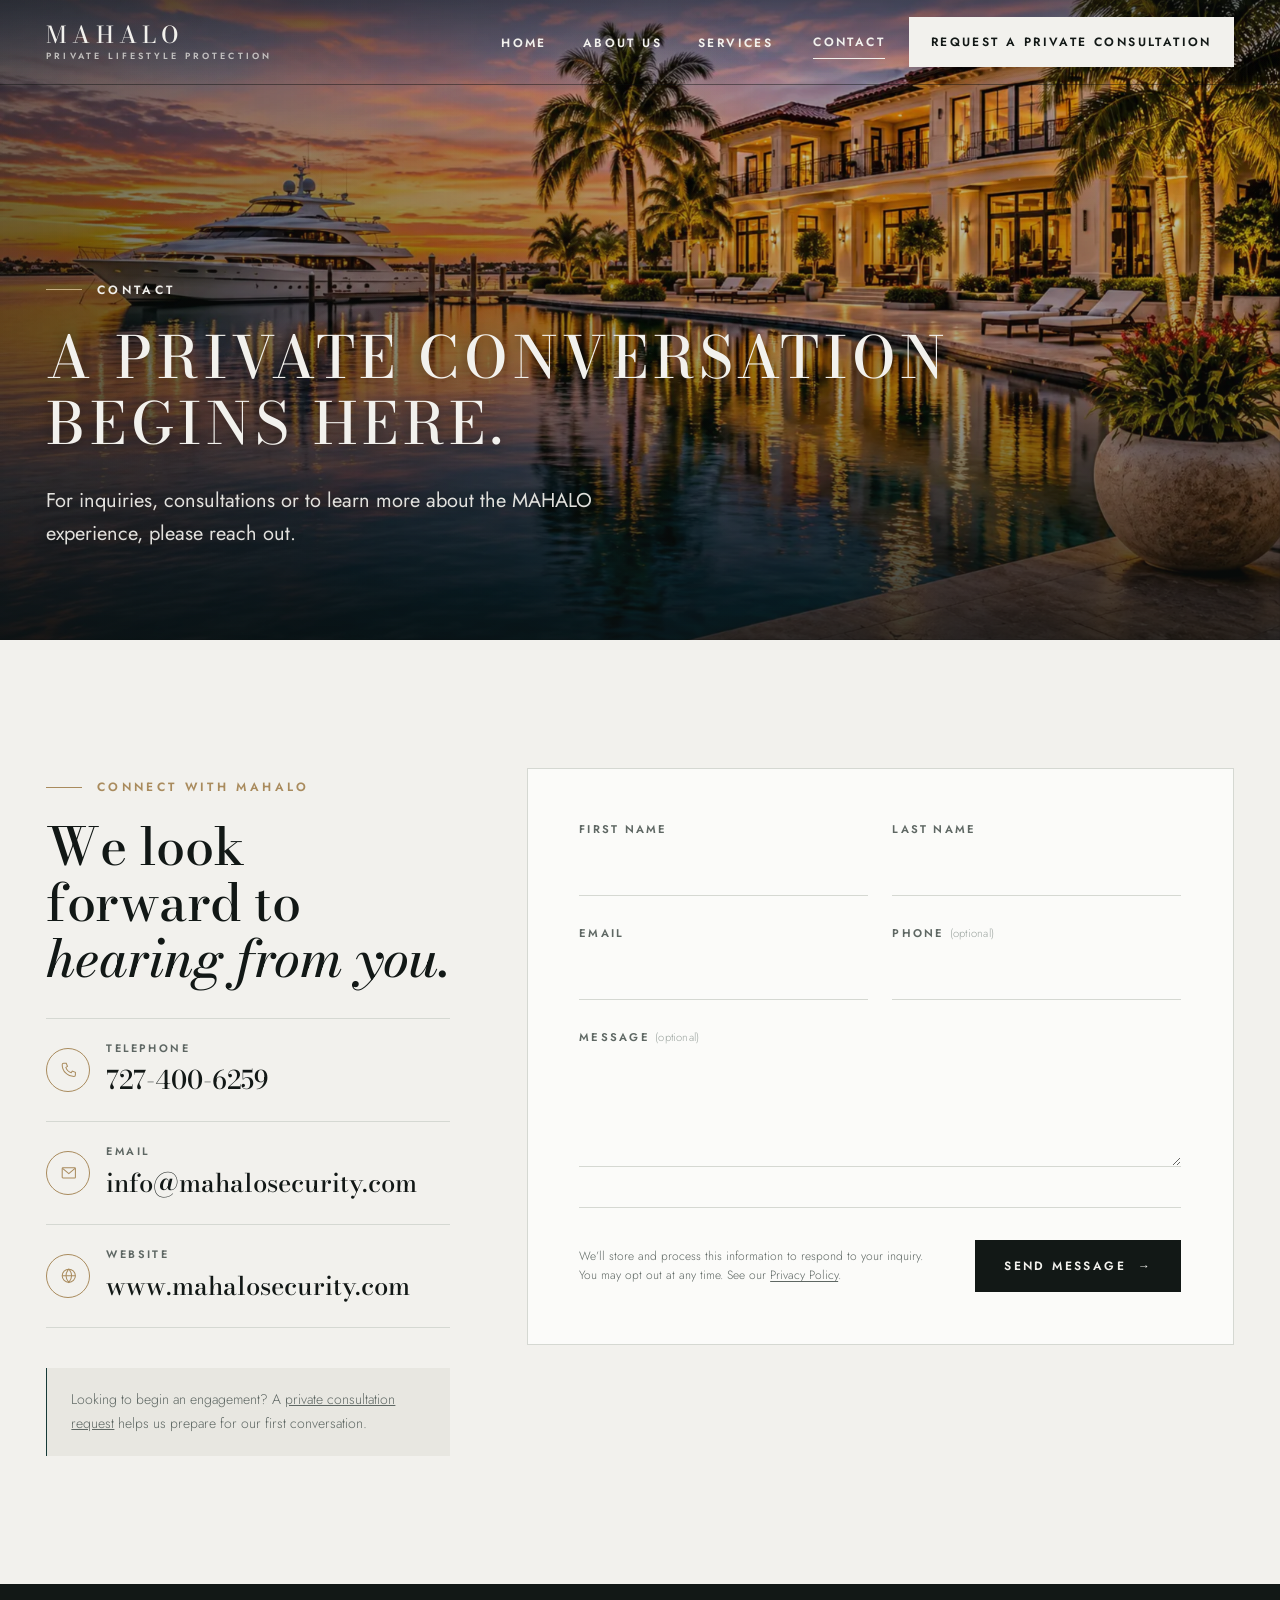
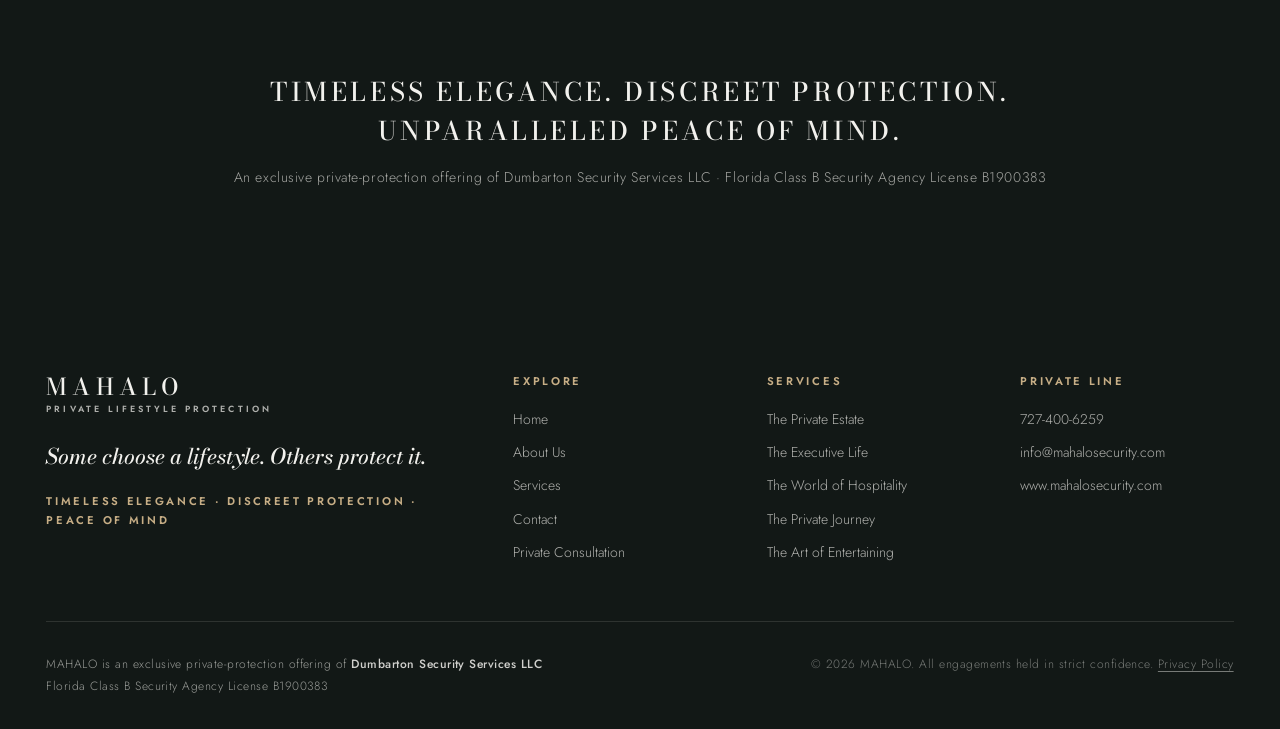
<file: Site/contact.html>
<!doctype html>
<html lang="en">
<head>
<meta charset="utf-8">
<meta name="viewport" content="width=device-width, initial-scale=1, viewport-fit=cover">
<title>Contact MAHALO: A Private Conversation Begins Here</title>
<meta name="description" content="Contact MAHALO Private Lifestyle Protection. Call 727-400-6259, email info@mahalosecurity.com or request a confidential consultation.">
<meta name="robots" content="index, follow, max-image-preview:large, max-snippet:-1">
<link rel="canonical" href="https://www.mahalosecurity.com/contact">
<meta name="theme-color" content="#121816">
<meta property="og:type" content="website">
<meta property="og:site_name" content="MAHALO Private Lifestyle Protection">
<meta property="og:title" content="Contact MAHALO: A Private Conversation Begins Here">
<meta property="og:description" content="Contact MAHALO Private Lifestyle Protection. Call 727-400-6259, email info@mahalosecurity.com or request a confidential consultation.">
<meta property="og:url" content="https://www.mahalosecurity.com/contact">
<meta property="og:image" content="https://www.mahalosecurity.com/assets/images/mahalo-estate-sunset-share.jpg">
<meta name="twitter:card" content="summary_large_image">
<meta name="twitter:title" content="Contact MAHALO: A Private Conversation Begins Here">
<meta name="twitter:description" content="Contact MAHALO Private Lifestyle Protection. Call 727-400-6259, email info@mahalosecurity.com or request a confidential consultation.">
<meta name="twitter:image" content="https://www.mahalosecurity.com/assets/images/mahalo-estate-sunset-share.jpg">
<link rel="icon" href="assets/favicon.svg" type="image/svg+xml">
<link rel="preconnect" href="https://fonts.googleapis.com">
<link rel="preconnect" href="https://fonts.gstatic.com" crossorigin>
<link rel="stylesheet" href="https://fonts.googleapis.com/css2?family=Bodoni+Moda:ital,opsz,wght@0,6..96,400..600;1,6..96,400..600&family=Jost:wght@300..600&display=swap">
<link rel="stylesheet" href="assets/styles.css?v=18">
<script type="application/ld+json">{"@context": "https://schema.org", "@type": "ProfessionalService", "@id": "https://www.mahalosecurity.com/#mahalo", "name": "MAHALO", "alternateName": "MAHALO Private Lifestyle Protection", "slogan": "Some choose a lifestyle. Others protect it.", "description": "MAHALO provides private lifestyle protection for affluent individuals and families, executives, estate owners and luxury hospitality clients: private estate and family protection, executive protection, luxury hospitality protection, yacht and private aviation travel security, and private event and VIP protection.", "url": "https://www.mahalosecurity.com/", "image": "https://www.mahalosecurity.com/assets/images/mahalo-estate-sunset-share.jpg", "telephone": "+1-727-400-6259", "email": "info@mahalosecurity.com", "knowsAbout": ["Private lifestyle protection", "Executive protection", "Personal security", "Estate security", "Luxury residential protection", "Family protection", "Yacht and maritime security", "Private aviation security", "Travel security", "Private event security", "VIP protection", "Luxury hospitality security"], "parentOrganization": {"@type": "Organization", "@id": "https://www.mahalosecurity.com/#operator", "name": "Dumbarton Security Services LLC", "hasCredential": {"@type": "EducationalOccupationalCredential", "credentialCategory": "license", "name": "Florida Class B Security Agency License", "identifier": "B1900383", "recognizedBy": {"@type": "GovernmentOrganization", "name": "Florida Department of Agriculture and Consumer Services, Division of Licensing"}}}, "hasOfferCatalog": {"@type": "OfferCatalog", "name": "MAHALO private lifestyle protection services", "itemListElement": [{"@type": "Offer", "itemOffered": {"@type": "Service", "name": "The Private Estate", "description": "Private estate, residential and family protection.", "url": "https://www.mahalosecurity.com/estate-protection"}}, {"@type": "Offer", "itemOffered": {"@type": "Service", "name": "The Executive Life", "description": "Executive protection and personal security.", "url": "https://www.mahalosecurity.com/executive-protection"}}, {"@type": "Offer", "itemOffered": {"@type": "Service", "name": "The World of Hospitality", "description": "Luxury hotels, resorts, private clubs and residential communities.", "url": "https://www.mahalosecurity.com/luxury-hospitality-security"}}, {"@type": "Offer", "itemOffered": {"@type": "Service", "name": "The Private Journey", "description": "Yacht, maritime, private aviation and travel security coordination.", "url": "https://www.mahalosecurity.com/yacht-aviation-travel-security"}}, {"@type": "Offer", "itemOffered": {"@type": "Service", "name": "The Art of Entertaining", "description": "Private events, VIP protection and exclusive gatherings.", "url": "https://www.mahalosecurity.com/private-event-security"}}]}}</script>
<script type="application/ld+json">{"@context": "https://schema.org", "@type": "BreadcrumbList", "itemListElement": [{"@type": "ListItem", "position": 1, "name": "Home", "item": "https://www.mahalosecurity.com/"}, {"@type": "ListItem", "position": 2, "name": "Contact", "item": "https://www.mahalosecurity.com/contact"}]}</script>
</head>
<body class="has-hero">
<a class="skip-link" href="#main">Skip to content</a>
<header class="site-header">
  <div class="wrap header-inner">
    <a class="brand" href="index.html" aria-label="MAHALO, Private Lifestyle Protection, home">
      <!-- Brand wordmark. Replace with the final MAHALO logo artwork when approved. -->
      <span class="brand-word"><strong>MAHALO</strong><small>Private Lifestyle Protection</small></span>
    </a>
    <button class="menu-toggle" type="button" aria-expanded="false" aria-controls="primary-nav" aria-label="Open menu"><span></span><span></span></button>
    <nav class="primary-nav" id="primary-nav" aria-label="Primary">
      <ul class="nav-links">
          <li><a href="index.html">Home</a></li>
          <li><a href="about.html">About Us</a></li>
          <li><a href="services.html">Services</a></li>
      </ul>
      <div class="nav-ctas">
        <a class="nav-contact" href="contact.html" aria-current="page">Contact</a>
        <a class="btn" href="consultation.html">Request a Private Consultation</a>
      </div>
    </nav>
  </div>
</header>
<main id="main">
<section class="hero hero--page">
  <div class="hero-media"><img src="assets/images/mahalo-estate-sunset-v2.webp" alt="A waterfront estate and its docked yacht at sunset, reflected in calm water" fetchpriority="high"></div>
  <div class="wrap hero-content">
    <div>
      <span class="eyebrow rise">Contact</span>
      <h1 class="h-caps rise rise-2">A private conversation begins here.</h1>
      <p class="lede rise rise-3">For inquiries, consultations or to learn more about the MAHALO experience, please reach out.</p>
    </div>
  </div>
</section>

<section class="section">
  <div class="wrap form-layout">
    <div class="form-aside">
      <span class="eyebrow">Connect with MAHALO</span>
      <h2>We look forward to <em>hearing from you.</em></h2>
      <div class="contact-lines">
        <a class="contact-line" href="tel:+17274006259"><span class="ico"><svg viewBox="0 0 24 24" fill="none" stroke="currentColor" stroke-width="1.4" aria-hidden="true"><path d="M5 3h3.5l1.7 4.3-2.2 1.4a11 11 0 0 0 7.3 7.3l1.4-2.2L21 15.5V19a2 2 0 0 1-2 2A16 16 0 0 1 3 5a2 2 0 0 1 2-2z"/></svg></span><span><small>Telephone</small><strong>727-400-6259</strong></span></a>
        <a class="contact-line" href="mailto:info@mahalosecurity.com"><span class="ico"><svg viewBox="0 0 24 24" fill="none" stroke="currentColor" stroke-width="1.4" aria-hidden="true"><rect x="3" y="5" width="18" height="14" rx="1"/><path d="M3.5 6l8.5 7 8.5-7"/></svg></span><span><small>Email</small><strong>info@mahalosecurity.com</strong></span></a>
        <a class="contact-line" href="https://www.mahalosecurity.com/"><span class="ico"><svg viewBox="0 0 24 24" fill="none" stroke="currentColor" stroke-width="1.4" aria-hidden="true"><circle cx="12" cy="12" r="9"/><path d="M3 12h18M12 3c2.5 2.6 3.8 5.6 3.8 9s-1.3 6.4-3.8 9c-2.5-2.6-3.8-5.6-3.8-9S9.5 5.6 12 3z"/></svg></span><span><small>Website</small><strong>www.mahalosecurity.com</strong></span></a>
      </div>
      <p class="note">Looking to begin an engagement? A <a href="consultation.html">private consultation request</a> helps us prepare for our first conversation.</p>
    </div>
    <div class="form">
      <!-- Submissions go to HubSpot form 04888fa2-5032-4e24-8c97-db61eaa0708c (portal 247943745) via HubSpot's Forms API; see assets/main.js. -->
      <form id="contact-form" data-hubspot-portal="247943745" data-hubspot-form="04888fa2-5032-4e24-8c97-db61eaa0708c" data-success="contact-success" novalidate>
        <div class="form-grid">
          <div class="field"><label for="k-first">First name</label><input id="k-first" name="firstname" autocomplete="given-name" required></div>
          <div class="field"><label for="k-last">Last name</label><input id="k-last" name="lastname" autocomplete="family-name" required></div>
          <div class="field"><label for="k-email">Email</label><input id="k-email" name="email" type="email" autocomplete="email" required></div>
          <div class="field"><label for="k-phone">Phone <span class="optional">(optional)</span></label><input id="k-phone" name="phone" type="tel" autocomplete="tel"></div>
          <div class="field field--full"><label for="k-msg">Message <span class="optional">(optional)</span></label><textarea id="k-msg" name="message"></textarea></div>
          <div class="field hp-field" aria-hidden="true"><label for="k-hp">Leave blank</label><input id="k-hp" name="mh_hp" type="text" tabindex="-1" autocomplete="off" data-1p-ignore data-lpignore="true" data-bwignore data-form-type="other"></div>
        </div>
        <p class="form-error" role="alert" hidden>We couldn’t send your message just now. Please try again, or email <a href="mailto:info@mahalosecurity.com">info@mahalosecurity.com</a> or call <a href="tel:+17274006259">727-400-6259</a>.</p>
        <div class="form-foot">
          <small>We’ll store and process this information to respond to your inquiry. You may opt out at any time. See our <a href="privacy.html">Privacy Policy</a>.</small>
          <button class="btn" type="submit"><span class="btn-label" data-default="Send Message">Send Message</span> <span class="arrow" aria-hidden="true">→</span></button>
        </div>
      </form>
      <div class="form-success" id="contact-success" tabindex="-1" hidden>
        <span class="eyebrow">MAHALO</span>
        <h2 style="margin-top:1.25rem;font-size:var(--t-2xl)">Thank you. <em>Your message is with us.</em></h2>
        <p>A member of the MAHALO team will be in touch personally. For anything urgent, please call <a href="tel:+17274006259">727-400-6259</a>.</p>
      </div>
    </div>
  </div>
</section>

<section class="section section--basalt section--tight">
  <div class="wrap">
    <div class="statement-strip" style="border:0;padding-block:0">
      <p>Timeless elegance. Discreet protection. Unparalleled peace of mind.</p>
      <small>An exclusive private-protection offering of Dumbarton Security Services LLC · Florida Class B Security Agency License B1900383</small>
    </div>
  </div>
</section>
</main>
<footer class="site-footer">
  <div class="wrap">
    <div class="footer-top">
      <div class="footer-brand">
        <a class="brand" href="index.html" aria-label="MAHALO, Private Lifestyle Protection, home">
      <!-- Brand wordmark. Replace with the final MAHALO logo artwork when approved. -->
      <span class="brand-word"><strong>MAHALO</strong><small>Private Lifestyle Protection</small></span>
    </a>
        <p class="footer-tagline">Some choose a lifestyle. Others protect it.</p>
        <p class="footer-statement">Timeless elegance · Discreet protection · Peace of mind</p>
      </div>
      <div class="footer-col">
        <h4>Explore</h4>
        <ul>
          <li><a href="index.html">Home</a></li>
          <li><a href="about.html">About Us</a></li>
          <li><a href="services.html">Services</a></li>
          <li><a href="contact.html">Contact</a></li>
          <li><a href="consultation.html">Private Consultation</a></li>
        </ul>
      </div>
      <div class="footer-col">
        <h4>Services</h4>
        <ul>
          <li><a href="estate-protection.html">The Private Estate</a></li>
          <li><a href="executive-protection.html">The Executive Life</a></li>
          <li><a href="luxury-hospitality-security.html">The World of Hospitality</a></li>
          <li><a href="yacht-aviation-travel-security.html">The Private Journey</a></li>
          <li><a href="private-event-security.html">The Art of Entertaining</a></li>
        </ul>
      </div>
      <div class="footer-col">
        <h4>Private Line</h4>
        <ul>
          <li><a href="tel:+17274006259">727-400-6259</a></li>
          <li><a href="mailto:info@mahalosecurity.com">info@mahalosecurity.com</a></li>
          <li><a href="https://www.mahalosecurity.com/">www.mahalosecurity.com</a></li>
        </ul>
      </div>
    </div>
    <div class="footer-bottom">
      <p class="license">MAHALO is an exclusive private-protection offering of <strong>Dumbarton Security Services LLC</strong><br>Florida Class B Security Agency License B1900383</p>
      <span>&copy; <span id="year">2026</span> MAHALO. All engagements held in strict confidence. <a href="privacy.html">Privacy Policy</a></span>
    </div>
  </div>
</footer>
<script src="assets/main.js?v=18"></script>
</body>
</html>
</file>
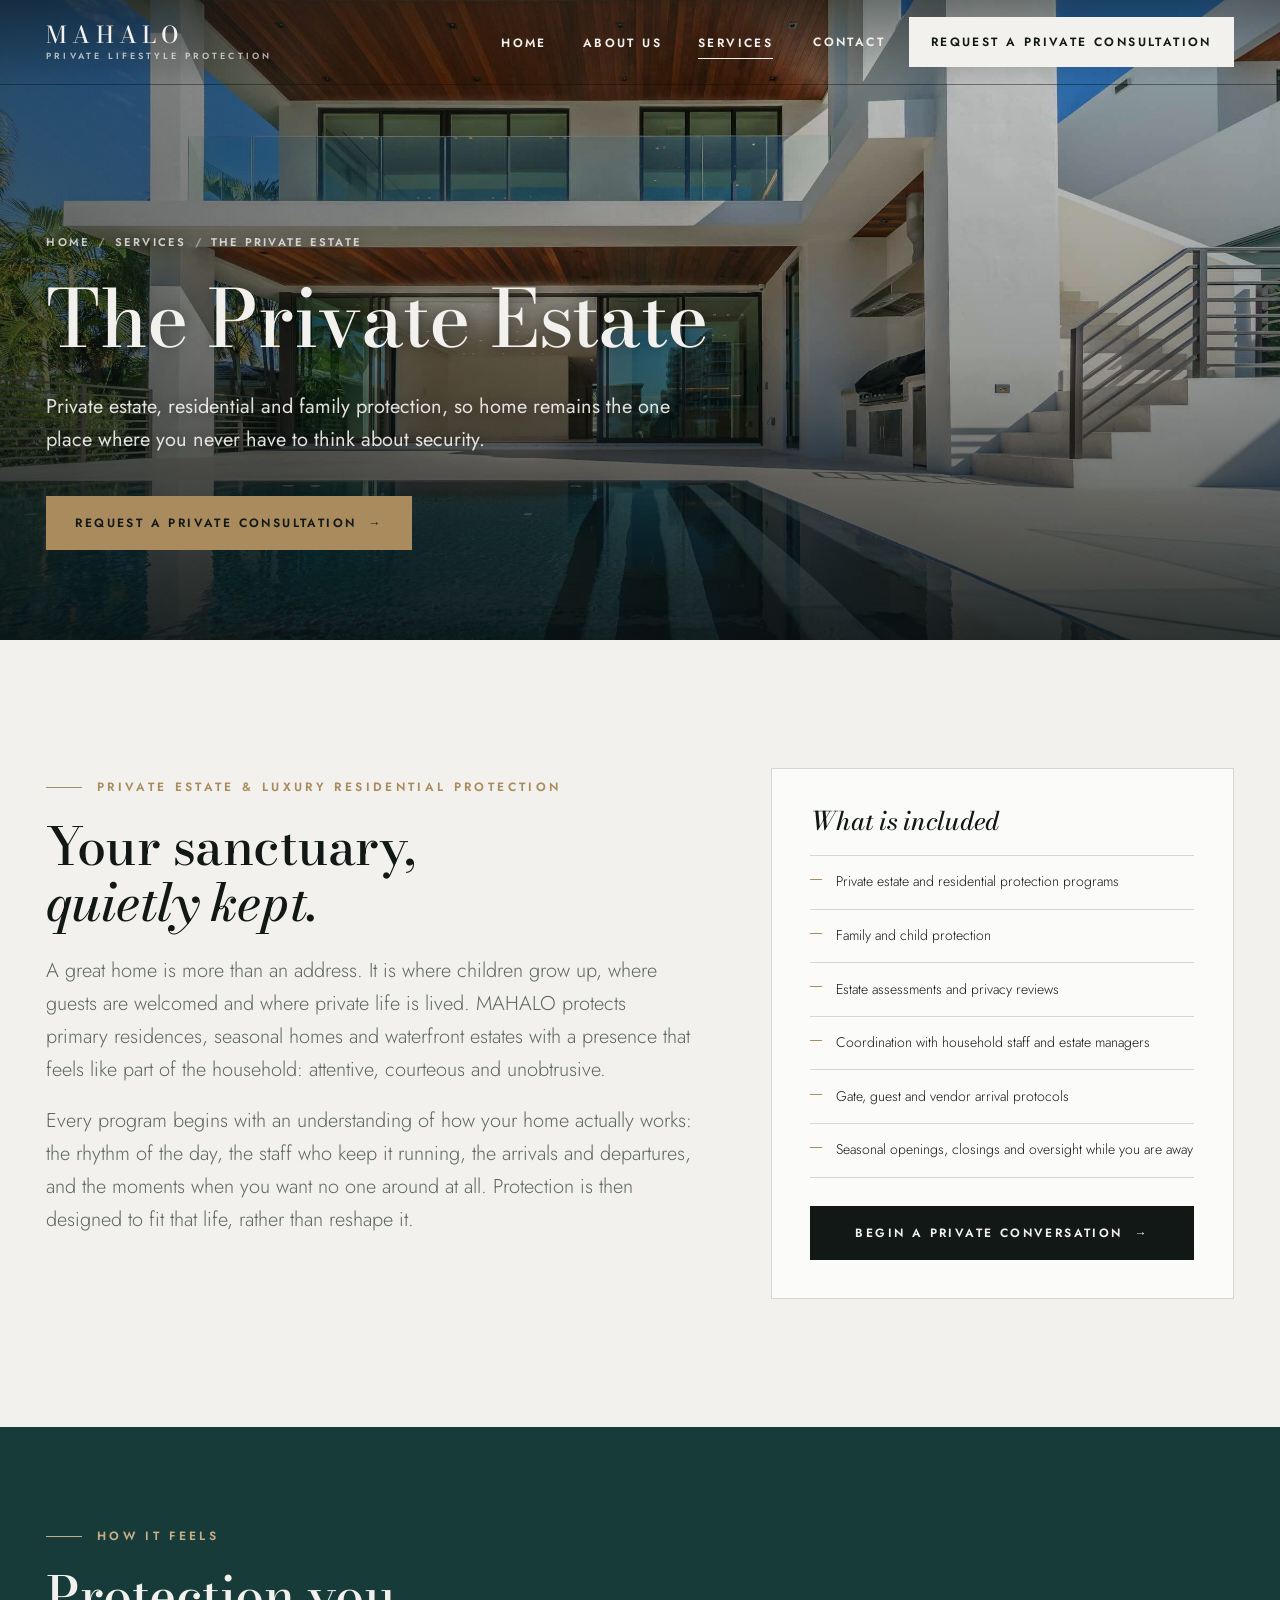
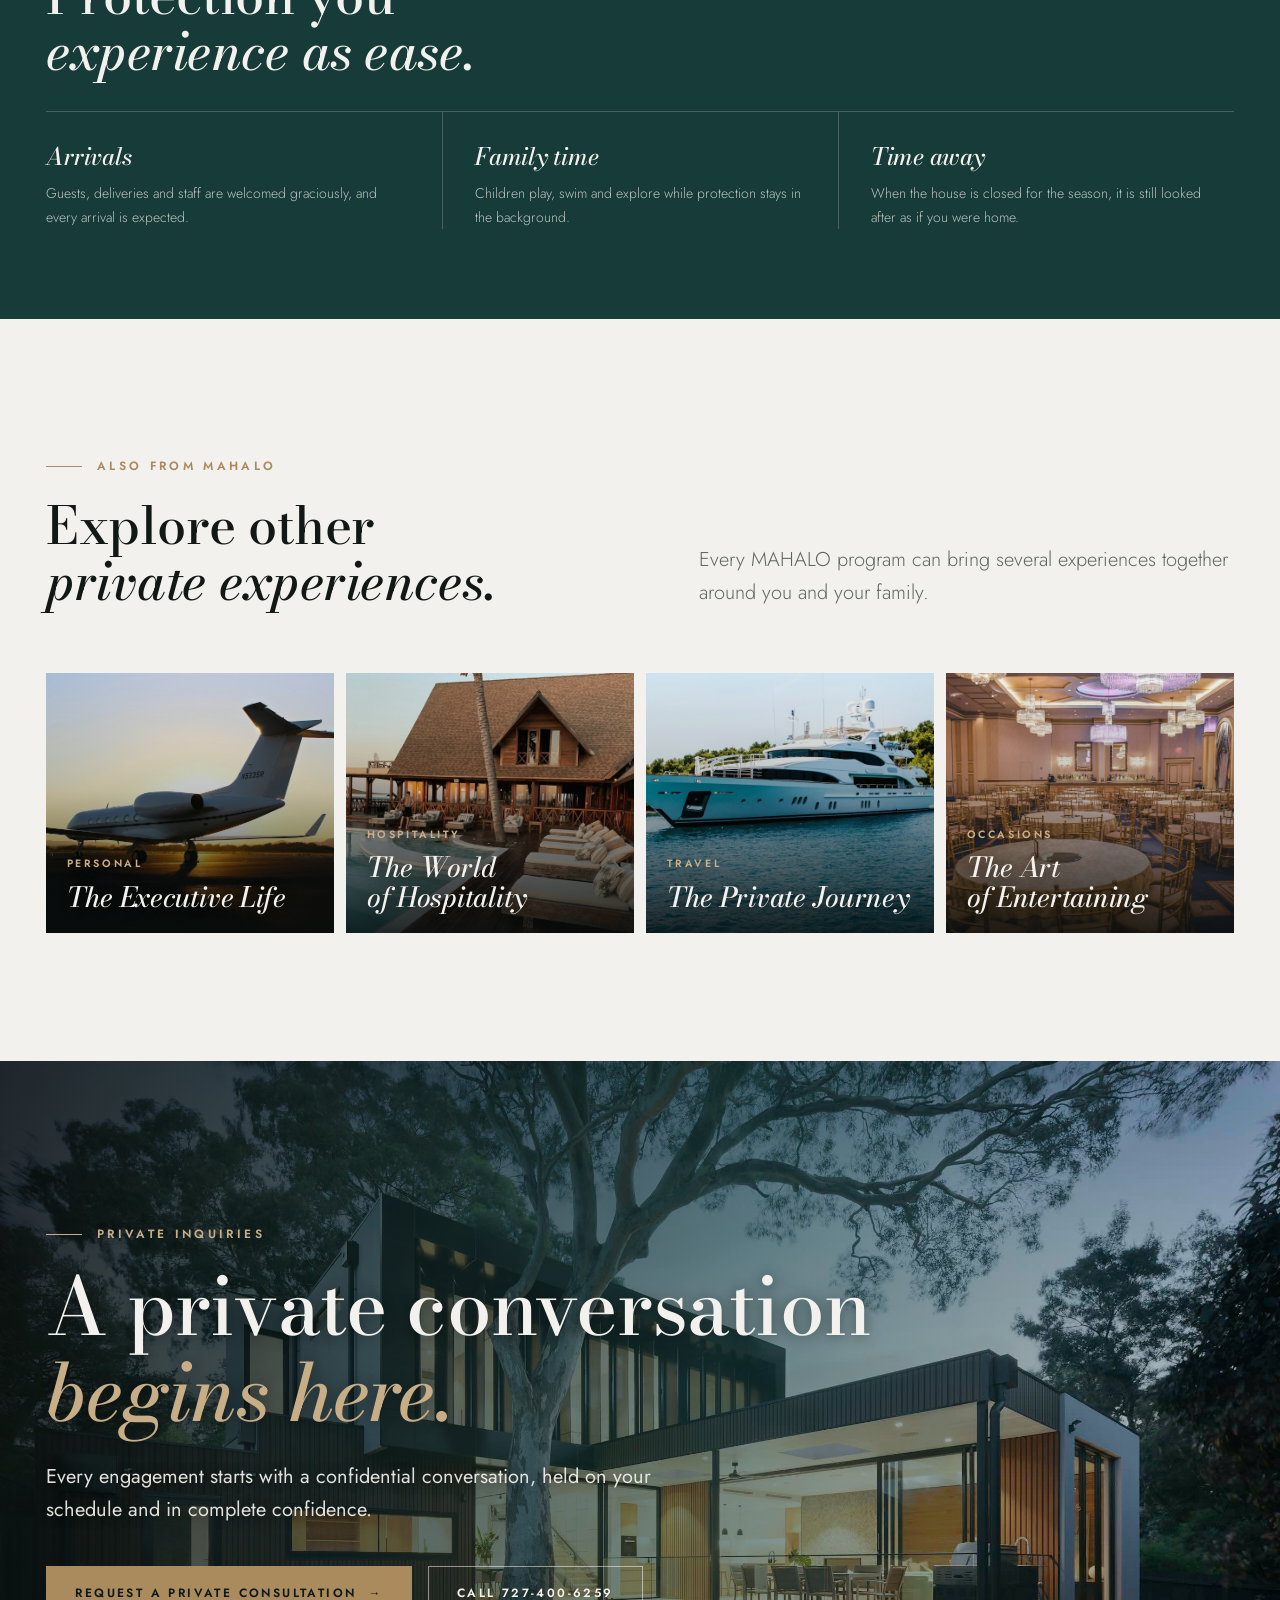
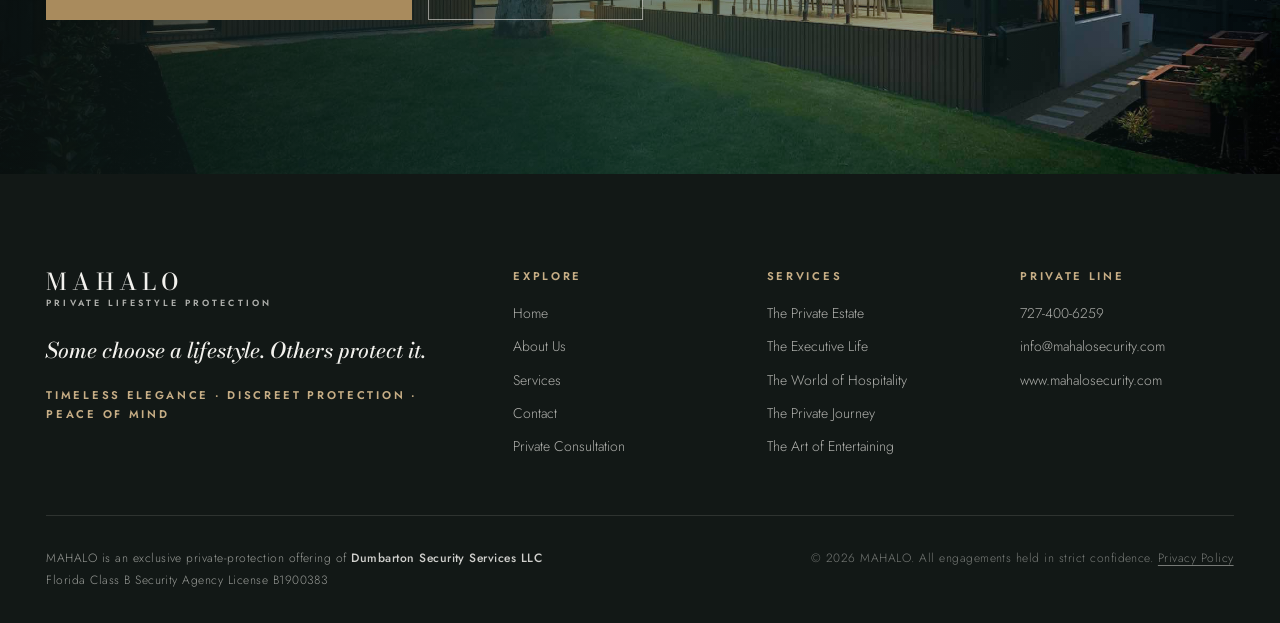
<file: Site/estate-protection.html>
<!doctype html>
<html lang="en">
<head>
<meta charset="utf-8">
<meta name="viewport" content="width=device-width, initial-scale=1, viewport-fit=cover">
<title>Private Estate &amp; Luxury Residential Protection | MAHALO</title>
<meta name="description" content="Discreet estate security, luxury residential protection and family protection from MAHALO, designed around your home, your household and the way you live.">
<meta name="robots" content="index, follow, max-image-preview:large, max-snippet:-1">
<link rel="canonical" href="https://www.mahalosecurity.com/estate-protection">
<meta name="theme-color" content="#121816">
<meta property="og:type" content="website">
<meta property="og:site_name" content="MAHALO Private Lifestyle Protection">
<meta property="og:title" content="Private Estate &amp; Luxury Residential Protection | MAHALO">
<meta property="og:description" content="Discreet estate security, luxury residential protection and family protection from MAHALO, designed around your home, your household and the way you live.">
<meta property="og:url" content="https://www.mahalosecurity.com/estate-protection">
<meta property="og:image" content="https://www.mahalosecurity.com/assets/images/luxury-residence-pool-1200.jpg">
<meta name="twitter:card" content="summary_large_image">
<meta name="twitter:title" content="Private Estate &amp; Luxury Residential Protection | MAHALO">
<meta name="twitter:description" content="Discreet estate security, luxury residential protection and family protection from MAHALO, designed around your home, your household and the way you live.">
<meta name="twitter:image" content="https://www.mahalosecurity.com/assets/images/luxury-residence-pool-1200.jpg">
<link rel="icon" href="assets/favicon.svg" type="image/svg+xml">
<link rel="preconnect" href="https://fonts.googleapis.com">
<link rel="preconnect" href="https://fonts.gstatic.com" crossorigin>
<link rel="stylesheet" href="https://fonts.googleapis.com/css2?family=Bodoni+Moda:ital,opsz,wght@0,6..96,400..600;1,6..96,400..600&family=Jost:wght@300..600&display=swap">
<link rel="stylesheet" href="assets/styles.css?v=18">
<script type="application/ld+json">{"@context": "https://schema.org", "@type": "Service", "name": "The Private Estate", "serviceType": "Private Estate & Luxury Residential Protection", "description": "Discreet estate security, luxury residential protection and family protection from MAHALO, designed around your home, your household and the way you live.", "url": "https://www.mahalosecurity.com/estate-protection", "image": "https://www.mahalosecurity.com/assets/images/luxury-residence-pool-1200.jpg", "provider": {"@id": "https://www.mahalosecurity.com/#mahalo"}, "audience": {"@type": "Audience", "audienceType": "Affluent individuals and families, executives, estate owners and luxury hospitality clients"}}</script>
<script type="application/ld+json">{"@context": "https://schema.org", "@type": "BreadcrumbList", "itemListElement": [{"@type": "ListItem", "position": 1, "name": "Home", "item": "https://www.mahalosecurity.com/"}, {"@type": "ListItem", "position": 2, "name": "Services", "item": "https://www.mahalosecurity.com/services"}, {"@type": "ListItem", "position": 3, "name": "The Private Estate", "item": "https://www.mahalosecurity.com/estate-protection"}]}</script>
</head>
<body class="has-hero">
<a class="skip-link" href="#main">Skip to content</a>
<header class="site-header">
  <div class="wrap header-inner">
    <a class="brand" href="index.html" aria-label="MAHALO, Private Lifestyle Protection, home">
      <!-- Brand wordmark. Replace with the final MAHALO logo artwork when approved. -->
      <span class="brand-word"><strong>MAHALO</strong><small>Private Lifestyle Protection</small></span>
    </a>
    <button class="menu-toggle" type="button" aria-expanded="false" aria-controls="primary-nav" aria-label="Open menu"><span></span><span></span></button>
    <nav class="primary-nav" id="primary-nav" aria-label="Primary">
      <ul class="nav-links">
          <li><a href="index.html">Home</a></li>
          <li><a href="about.html">About Us</a></li>
          <li><a href="services.html" aria-current="page">Services</a></li>
      </ul>
      <div class="nav-ctas">
        <a class="nav-contact" href="contact.html">Contact</a>
        <a class="btn" href="consultation.html">Request a Private Consultation</a>
      </div>
    </nav>
  </div>
</header>
<main id="main">
<section class="hero hero--page">
  <div class="hero-media"><img src="assets/images/luxury-residence-pool-2400.jpg" srcset="assets/images/luxury-residence-pool-1200.jpg 1200w, assets/images/luxury-residence-pool-2400.jpg 2400w" sizes="100vw" alt="A luxury residence with a pool, framed by palms" fetchpriority="high"></div>
  <div class="wrap hero-content">
    <div>
      <ol class="crumbs rise"><li><a href="index.html">Home</a></li><li><a href="services.html">Services</a></li><li aria-current="page">The Private Estate</li></ol>
      <h1 class="rise rise-2">The Private Estate</h1>
      <p class="lede rise rise-3">Private estate, residential and family protection, so home remains the one place where you never have to think about security.</p>
      <div class="hero-actions rise rise-4">
        <a class="btn btn--brass" href="consultation.html?service=estate">Request a Private Consultation <span class="arrow" aria-hidden="true">→</span></a>
      </div>
    </div>
  </div>
</section>

<section class="section">
  <div class="wrap detail-grid">
    <div class="detail-copy reveal">
      <span class="eyebrow">Private Estate & Luxury Residential Protection</span>
      <h2>Your sanctuary, <em>quietly kept.</em></h2>
      <p class="lede">A great home is more than an address. It is where children grow up, where guests are welcomed and where private life is lived. MAHALO protects primary residences, seasonal homes and waterfront estates with a presence that feels like part of the household: attentive, courteous and unobtrusive.</p>
      <p class="lede">Every program begins with an understanding of how your home actually works: the rhythm of the day, the staff who keep it running, the arrivals and departures, and the moments when you want no one around at all. Protection is then designed to fit that life, rather than reshape it.</p>
    </div>
    <aside class="included reveal">
      <h3>What is included</h3>
      <ul><li>Private estate and residential protection programs</li><li>Family and child protection</li><li>Estate assessments and privacy reviews</li><li>Coordination with household staff and estate managers</li><li>Gate, guest and vendor arrival protocols</li><li>Seasonal openings, closings and oversight while you are away</li></ul>
      <a class="btn" href="consultation.html?service=estate">Begin a Private Conversation <span class="arrow" aria-hidden="true">→</span></a>
    </aside>
  </div>
</section>

<section class="section section--dark section--tight">
  <div class="wrap">
    <div class="section-head reveal" style="margin-bottom:2rem">
      <div><span class="eyebrow">How it feels</span><h2>Protection you <em>experience as ease.</em></h2></div>
    </div>
    <div class="moments reveal">
      <div><h3>Arrivals</h3><p>Guests, deliveries and staff are welcomed graciously, and every arrival is expected.</p></div>
      <div><h3>Family time</h3><p>Children play, swim and explore while protection stays in the background.</p></div>
      <div><h3>Time away</h3><p>When the house is closed for the season, it is still looked after as if you were home.</p></div>
    </div>
  </div>
</section>

<section class="section">
  <div class="wrap">
    <div class="section-head reveal">
      <div><span class="eyebrow">Also from MAHALO</span><h2>Explore other <em>private experiences.</em></h2></div>
      <p class="lede">Every MAHALO program can bring several experiences together around you and your family.</p>
    </div>
    <div class="related">
      <a class="experience reveal" href="executive-protection.html">
        <img src="assets/images/private-jet-runway-sunset-900.jpg" alt="A private jet on the tarmac at sunset" loading="lazy" decoding="async">
        <div class="experience-body"><span>Personal</span><h3>The Executive Life</h3></div>
      </a>
      <a class="experience reveal" href="luxury-hospitality-security.html">
        <img src="assets/images/luxury-resort-pool-palms-900.jpg" alt="A luxury resort pool surrounded by palms" loading="lazy" decoding="async">
        <div class="experience-body"><span>Hospitality</span><h3>The World of Hospitality</h3></div>
      </a>
      <a class="experience reveal" href="yacht-aviation-travel-security.html">
        <img src="assets/images/superyacht-at-anchor-900.jpg" alt="A superyacht at anchor in turquoise water" loading="lazy" decoding="async">
        <div class="experience-body"><span>Travel</span><h3>The Private Journey</h3></div>
      </a>
      <a class="experience reveal" href="private-event-security.html">
        <img src="assets/images/private-celebration-ballroom-900.jpg" alt="A candlelit table set for a private celebration" loading="lazy" decoding="async">
        <div class="experience-body"><span>Occasions</span><h3>The Art of Entertaining</h3></div>
      </a>
    </div>
  </div>
</section>

<section class="cta-band" aria-labelledby="cta-title">
  <img src="assets/images/private-residence-dusk-2400.jpg" srcset="assets/images/private-residence-dusk-1200.jpg 1200w, assets/images/private-residence-dusk-2400.jpg 2400w" sizes="100vw" alt="" loading="lazy" decoding="async">
  <div class="wrap">
    <span class="eyebrow">Private inquiries</span>
    <h2 id="cta-title">A private conversation <em>begins here.</em></h2>
    <p class="lede">Every engagement starts with a confidential conversation, held on your schedule and in complete confidence.</p>
    <div class="cta-actions">
      <a class="btn btn--brass" href="consultation.html">Request a Private Consultation <span class="arrow" aria-hidden="true">→</span></a>
      <a class="btn btn--ghost-light" href="tel:+17274006259">Call 727-400-6259</a>
    </div>
  </div>
</section>

</main>
<footer class="site-footer">
  <div class="wrap">
    <div class="footer-top">
      <div class="footer-brand">
        <a class="brand" href="index.html" aria-label="MAHALO, Private Lifestyle Protection, home">
      <!-- Brand wordmark. Replace with the final MAHALO logo artwork when approved. -->
      <span class="brand-word"><strong>MAHALO</strong><small>Private Lifestyle Protection</small></span>
    </a>
        <p class="footer-tagline">Some choose a lifestyle. Others protect it.</p>
        <p class="footer-statement">Timeless elegance · Discreet protection · Peace of mind</p>
      </div>
      <div class="footer-col">
        <h4>Explore</h4>
        <ul>
          <li><a href="index.html">Home</a></li>
          <li><a href="about.html">About Us</a></li>
          <li><a href="services.html">Services</a></li>
          <li><a href="contact.html">Contact</a></li>
          <li><a href="consultation.html">Private Consultation</a></li>
        </ul>
      </div>
      <div class="footer-col">
        <h4>Services</h4>
        <ul>
          <li><a href="estate-protection.html">The Private Estate</a></li>
          <li><a href="executive-protection.html">The Executive Life</a></li>
          <li><a href="luxury-hospitality-security.html">The World of Hospitality</a></li>
          <li><a href="yacht-aviation-travel-security.html">The Private Journey</a></li>
          <li><a href="private-event-security.html">The Art of Entertaining</a></li>
        </ul>
      </div>
      <div class="footer-col">
        <h4>Private Line</h4>
        <ul>
          <li><a href="tel:+17274006259">727-400-6259</a></li>
          <li><a href="mailto:info@mahalosecurity.com">info@mahalosecurity.com</a></li>
          <li><a href="https://www.mahalosecurity.com/">www.mahalosecurity.com</a></li>
        </ul>
      </div>
    </div>
    <div class="footer-bottom">
      <p class="license">MAHALO is an exclusive private-protection offering of <strong>Dumbarton Security Services LLC</strong><br>Florida Class B Security Agency License B1900383</p>
      <span>&copy; <span id="year">2026</span> MAHALO. All engagements held in strict confidence. <a href="privacy.html">Privacy Policy</a></span>
    </div>
  </div>
</footer>
<script src="assets/main.js?v=18"></script>
</body>
</html>
</file>
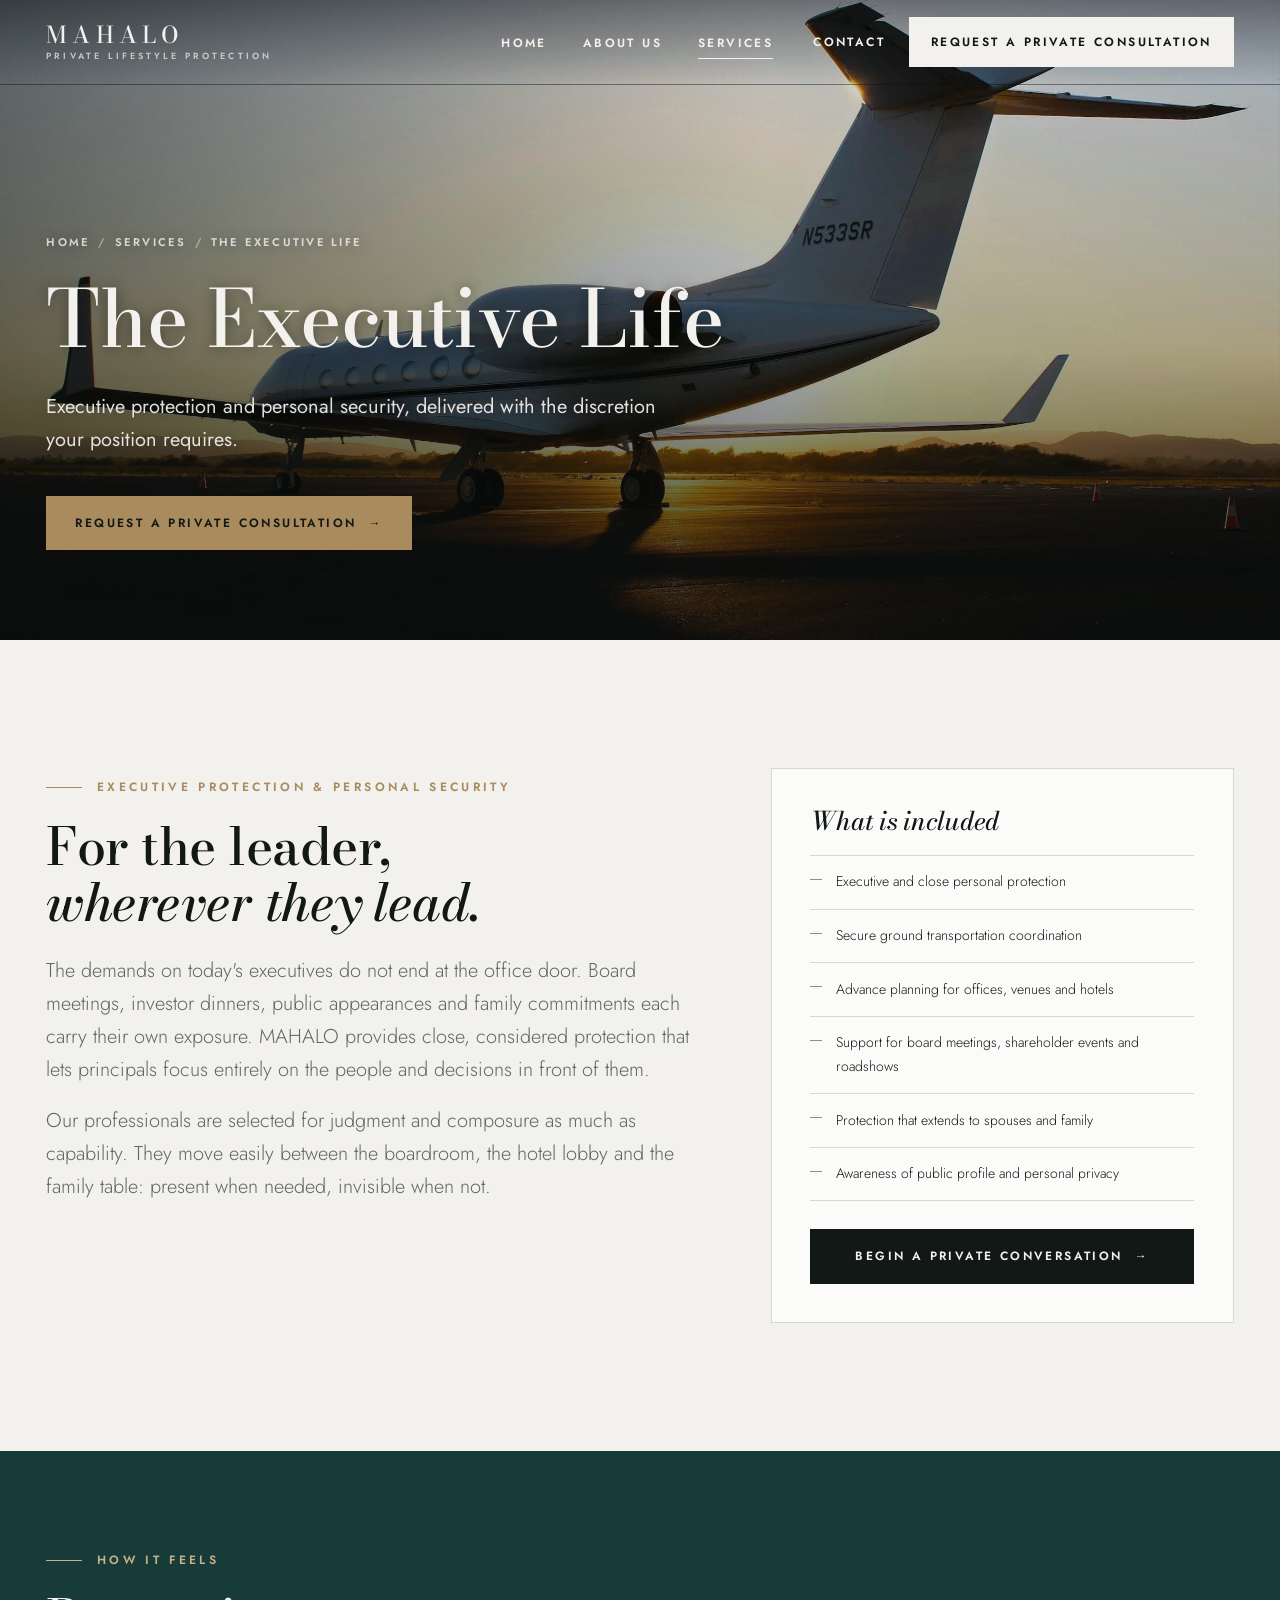
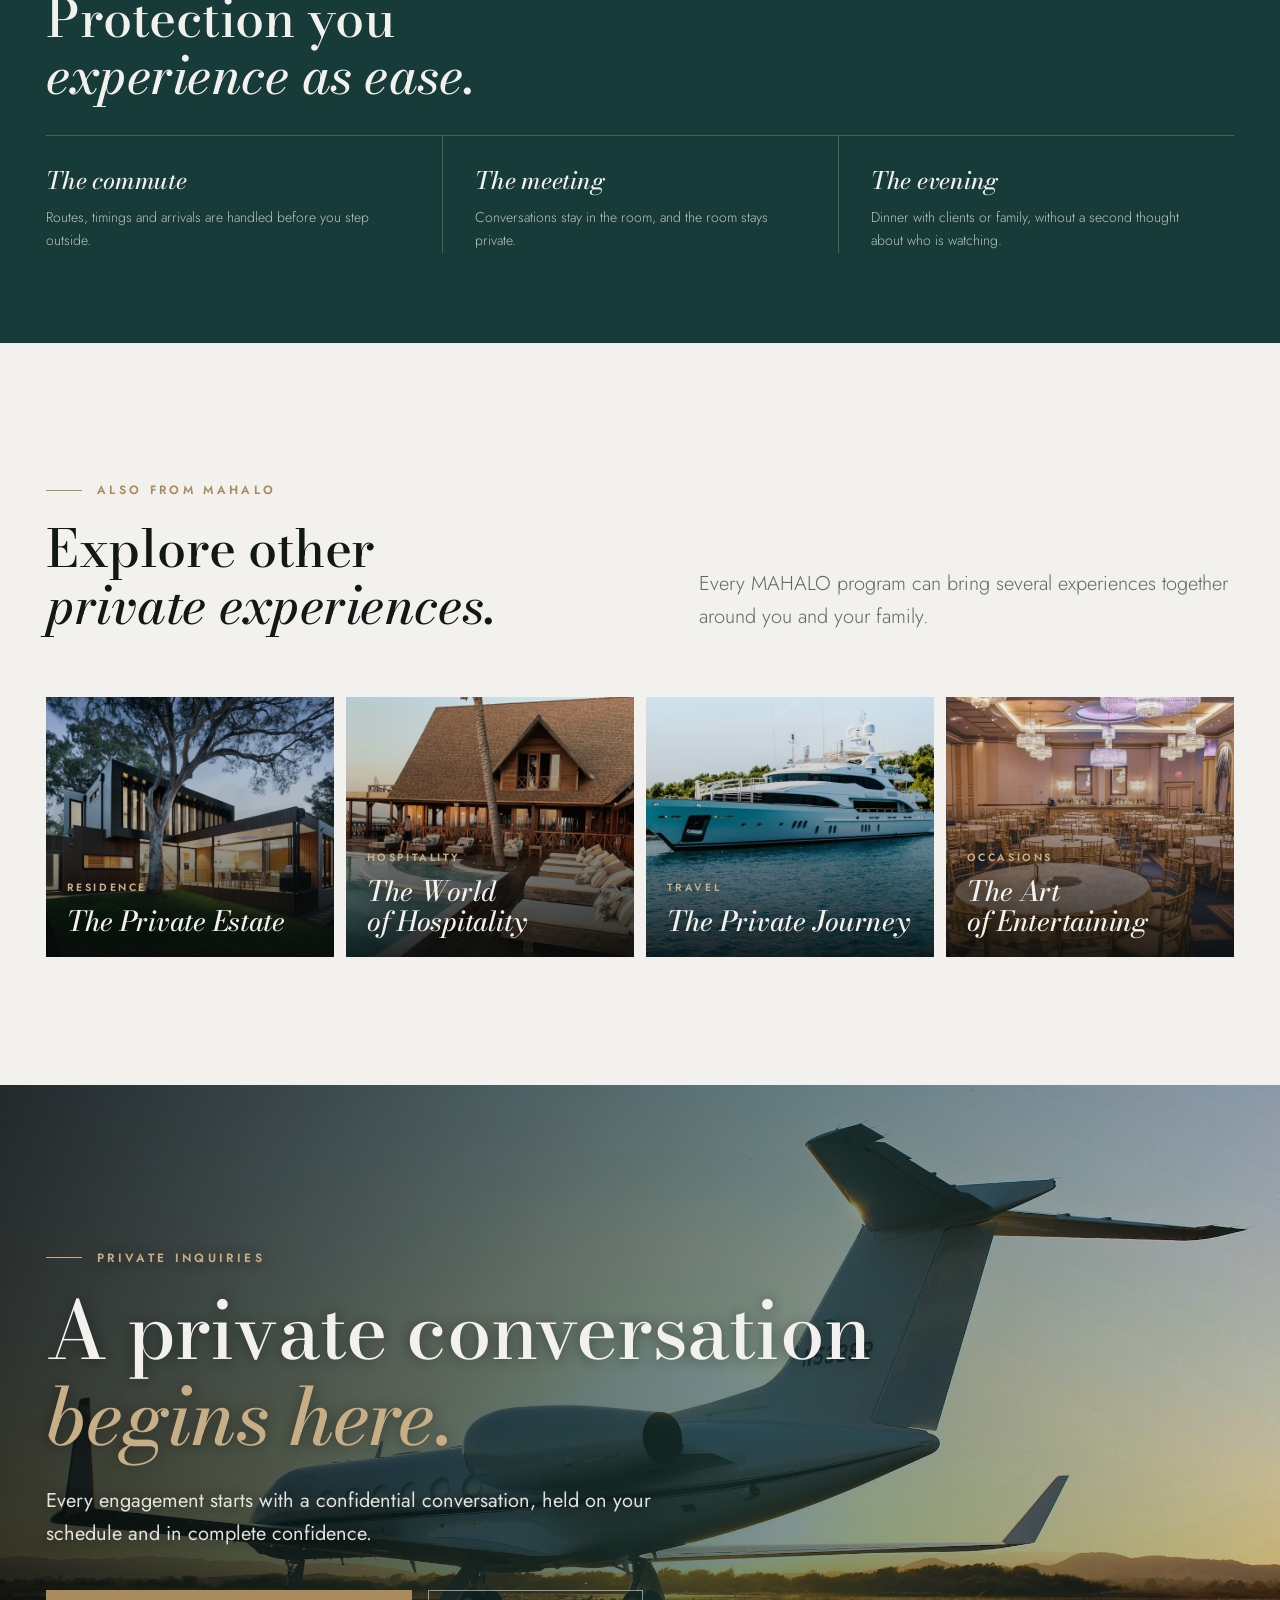
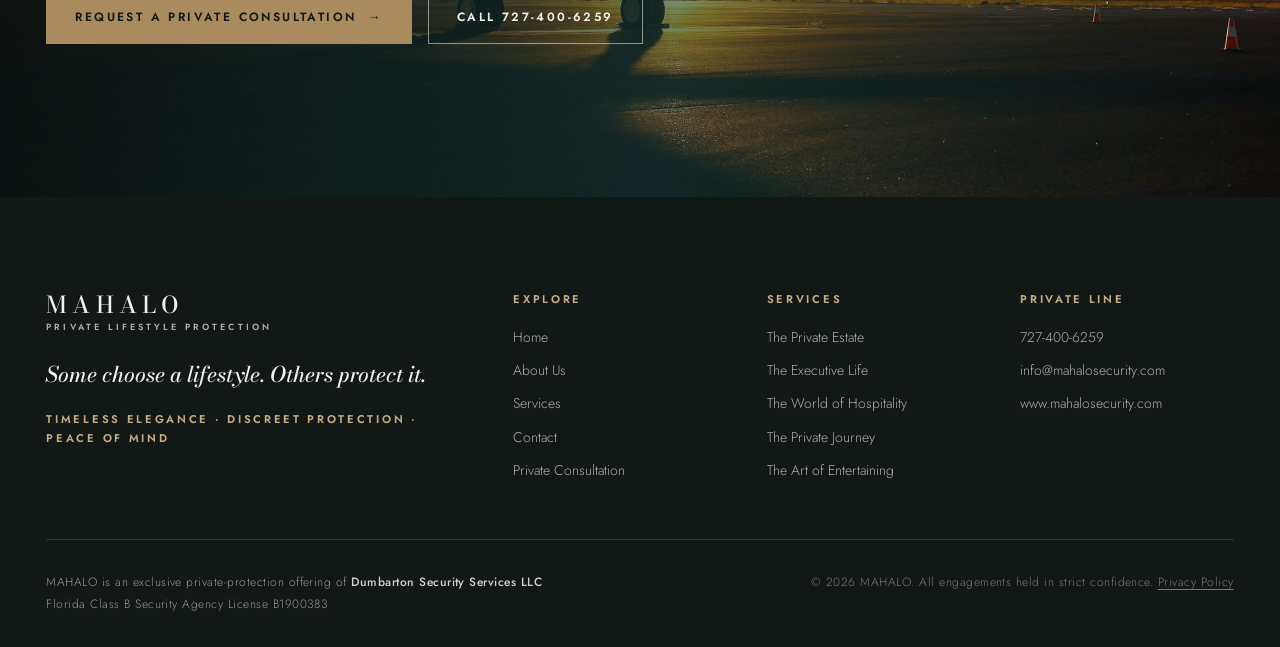
<file: Site/executive-protection.html>
<!doctype html>
<html lang="en">
<head>
<meta charset="utf-8">
<meta name="viewport" content="width=device-width, initial-scale=1, viewport-fit=cover">
<title>Executive Protection &amp; Personal Security | MAHALO</title>
<meta name="description" content="Executive protection and personal security for chief executives, principals and their families: discreet, polished and designed around a demanding schedule.">
<meta name="robots" content="index, follow, max-image-preview:large, max-snippet:-1">
<link rel="canonical" href="https://www.mahalosecurity.com/executive-protection">
<meta name="theme-color" content="#121816">
<meta property="og:type" content="website">
<meta property="og:site_name" content="MAHALO Private Lifestyle Protection">
<meta property="og:title" content="Executive Protection &amp; Personal Security | MAHALO">
<meta property="og:description" content="Executive protection and personal security for chief executives, principals and their families: discreet, polished and designed around a demanding schedule.">
<meta property="og:url" content="https://www.mahalosecurity.com/executive-protection">
<meta property="og:image" content="https://www.mahalosecurity.com/assets/images/private-jet-runway-sunset-1200.jpg">
<meta name="twitter:card" content="summary_large_image">
<meta name="twitter:title" content="Executive Protection &amp; Personal Security | MAHALO">
<meta name="twitter:description" content="Executive protection and personal security for chief executives, principals and their families: discreet, polished and designed around a demanding schedule.">
<meta name="twitter:image" content="https://www.mahalosecurity.com/assets/images/private-jet-runway-sunset-1200.jpg">
<link rel="icon" href="assets/favicon.svg" type="image/svg+xml">
<link rel="preconnect" href="https://fonts.googleapis.com">
<link rel="preconnect" href="https://fonts.gstatic.com" crossorigin>
<link rel="stylesheet" href="https://fonts.googleapis.com/css2?family=Bodoni+Moda:ital,opsz,wght@0,6..96,400..600;1,6..96,400..600&family=Jost:wght@300..600&display=swap">
<link rel="stylesheet" href="assets/styles.css?v=18">
<script type="application/ld+json">{"@context": "https://schema.org", "@type": "Service", "name": "The Executive Life", "serviceType": "Executive Protection & Personal Security", "description": "Executive protection and personal security for chief executives, principals and their families: discreet, polished and designed around a demanding schedule.", "url": "https://www.mahalosecurity.com/executive-protection", "image": "https://www.mahalosecurity.com/assets/images/private-jet-runway-sunset-1200.jpg", "provider": {"@id": "https://www.mahalosecurity.com/#mahalo"}, "audience": {"@type": "Audience", "audienceType": "Affluent individuals and families, executives, estate owners and luxury hospitality clients"}}</script>
<script type="application/ld+json">{"@context": "https://schema.org", "@type": "BreadcrumbList", "itemListElement": [{"@type": "ListItem", "position": 1, "name": "Home", "item": "https://www.mahalosecurity.com/"}, {"@type": "ListItem", "position": 2, "name": "Services", "item": "https://www.mahalosecurity.com/services"}, {"@type": "ListItem", "position": 3, "name": "The Executive Life", "item": "https://www.mahalosecurity.com/executive-protection"}]}</script>
</head>
<body class="has-hero">
<a class="skip-link" href="#main">Skip to content</a>
<header class="site-header">
  <div class="wrap header-inner">
    <a class="brand" href="index.html" aria-label="MAHALO, Private Lifestyle Protection, home">
      <!-- Brand wordmark. Replace with the final MAHALO logo artwork when approved. -->
      <span class="brand-word"><strong>MAHALO</strong><small>Private Lifestyle Protection</small></span>
    </a>
    <button class="menu-toggle" type="button" aria-expanded="false" aria-controls="primary-nav" aria-label="Open menu"><span></span><span></span></button>
    <nav class="primary-nav" id="primary-nav" aria-label="Primary">
      <ul class="nav-links">
          <li><a href="index.html">Home</a></li>
          <li><a href="about.html">About Us</a></li>
          <li><a href="services.html" aria-current="page">Services</a></li>
      </ul>
      <div class="nav-ctas">
        <a class="nav-contact" href="contact.html">Contact</a>
        <a class="btn" href="consultation.html">Request a Private Consultation</a>
      </div>
    </nav>
  </div>
</header>
<main id="main">
<section class="hero hero--page">
  <div class="hero-media"><img src="assets/images/private-jet-runway-sunset-2400.jpg" srcset="assets/images/private-jet-runway-sunset-1200.jpg 1200w, assets/images/private-jet-runway-sunset-2400.jpg 2400w" sizes="100vw" alt="A private jet waiting on the runway at sunset" fetchpriority="high"></div>
  <div class="wrap hero-content">
    <div>
      <ol class="crumbs rise"><li><a href="index.html">Home</a></li><li><a href="services.html">Services</a></li><li aria-current="page">The Executive Life</li></ol>
      <h1 class="rise rise-2">The Executive Life</h1>
      <p class="lede rise rise-3">Executive protection and personal security, delivered with the discretion your position requires.</p>
      <div class="hero-actions rise rise-4">
        <a class="btn btn--brass" href="consultation.html?service=executive">Request a Private Consultation <span class="arrow" aria-hidden="true">→</span></a>
      </div>
    </div>
  </div>
</section>

<section class="section">
  <div class="wrap detail-grid">
    <div class="detail-copy reveal">
      <span class="eyebrow">Executive Protection & Personal Security</span>
      <h2>For the leader, <em>wherever they lead.</em></h2>
      <p class="lede">The demands on today's executives do not end at the office door. Board meetings, investor dinners, public appearances and family commitments each carry their own exposure. MAHALO provides close, considered protection that lets principals focus entirely on the people and decisions in front of them.</p>
      <p class="lede">Our professionals are selected for judgment and composure as much as capability. They move easily between the boardroom, the hotel lobby and the family table: present when needed, invisible when not.</p>
    </div>
    <aside class="included reveal">
      <h3>What is included</h3>
      <ul><li>Executive and close personal protection</li><li>Secure ground transportation coordination</li><li>Advance planning for offices, venues and hotels</li><li>Support for board meetings, shareholder events and roadshows</li><li>Protection that extends to spouses and family</li><li>Awareness of public profile and personal privacy</li></ul>
      <a class="btn" href="consultation.html?service=executive">Begin a Private Conversation <span class="arrow" aria-hidden="true">→</span></a>
    </aside>
  </div>
</section>

<section class="section section--dark section--tight">
  <div class="wrap">
    <div class="section-head reveal" style="margin-bottom:2rem">
      <div><span class="eyebrow">How it feels</span><h2>Protection you <em>experience as ease.</em></h2></div>
    </div>
    <div class="moments reveal">
      <div><h3>The commute</h3><p>Routes, timings and arrivals are handled before you step outside.</p></div>
      <div><h3>The meeting</h3><p>Conversations stay in the room, and the room stays private.</p></div>
      <div><h3>The evening</h3><p>Dinner with clients or family, without a second thought about who is watching.</p></div>
    </div>
  </div>
</section>

<section class="section">
  <div class="wrap">
    <div class="section-head reveal">
      <div><span class="eyebrow">Also from MAHALO</span><h2>Explore other <em>private experiences.</em></h2></div>
      <p class="lede">Every MAHALO program can bring several experiences together around you and your family.</p>
    </div>
    <div class="related">
      <a class="experience reveal" href="estate-protection.html">
        <img src="assets/images/private-residence-dusk-900.jpg" alt="A private residence glowing at dusk beneath a great oak" loading="lazy" decoding="async">
        <div class="experience-body"><span>Residence</span><h3>The Private Estate</h3></div>
      </a>
      <a class="experience reveal" href="luxury-hospitality-security.html">
        <img src="assets/images/luxury-resort-pool-palms-900.jpg" alt="A luxury resort pool surrounded by palms" loading="lazy" decoding="async">
        <div class="experience-body"><span>Hospitality</span><h3>The World of Hospitality</h3></div>
      </a>
      <a class="experience reveal" href="yacht-aviation-travel-security.html">
        <img src="assets/images/superyacht-at-anchor-900.jpg" alt="A superyacht at anchor in turquoise water" loading="lazy" decoding="async">
        <div class="experience-body"><span>Travel</span><h3>The Private Journey</h3></div>
      </a>
      <a class="experience reveal" href="private-event-security.html">
        <img src="assets/images/private-celebration-ballroom-900.jpg" alt="A candlelit table set for a private celebration" loading="lazy" decoding="async">
        <div class="experience-body"><span>Occasions</span><h3>The Art of Entertaining</h3></div>
      </a>
    </div>
  </div>
</section>

<section class="cta-band" aria-labelledby="cta-title">
  <img src="assets/images/private-jet-runway-sunset-2400.jpg" srcset="assets/images/private-jet-runway-sunset-1200.jpg 1200w, assets/images/private-jet-runway-sunset-2400.jpg 2400w" sizes="100vw" alt="" loading="lazy" decoding="async">
  <div class="wrap">
    <span class="eyebrow">Private inquiries</span>
    <h2 id="cta-title">A private conversation <em>begins here.</em></h2>
    <p class="lede">Every engagement starts with a confidential conversation, held on your schedule and in complete confidence.</p>
    <div class="cta-actions">
      <a class="btn btn--brass" href="consultation.html">Request a Private Consultation <span class="arrow" aria-hidden="true">→</span></a>
      <a class="btn btn--ghost-light" href="tel:+17274006259">Call 727-400-6259</a>
    </div>
  </div>
</section>

</main>
<footer class="site-footer">
  <div class="wrap">
    <div class="footer-top">
      <div class="footer-brand">
        <a class="brand" href="index.html" aria-label="MAHALO, Private Lifestyle Protection, home">
      <!-- Brand wordmark. Replace with the final MAHALO logo artwork when approved. -->
      <span class="brand-word"><strong>MAHALO</strong><small>Private Lifestyle Protection</small></span>
    </a>
        <p class="footer-tagline">Some choose a lifestyle. Others protect it.</p>
        <p class="footer-statement">Timeless elegance · Discreet protection · Peace of mind</p>
      </div>
      <div class="footer-col">
        <h4>Explore</h4>
        <ul>
          <li><a href="index.html">Home</a></li>
          <li><a href="about.html">About Us</a></li>
          <li><a href="services.html">Services</a></li>
          <li><a href="contact.html">Contact</a></li>
          <li><a href="consultation.html">Private Consultation</a></li>
        </ul>
      </div>
      <div class="footer-col">
        <h4>Services</h4>
        <ul>
          <li><a href="estate-protection.html">The Private Estate</a></li>
          <li><a href="executive-protection.html">The Executive Life</a></li>
          <li><a href="luxury-hospitality-security.html">The World of Hospitality</a></li>
          <li><a href="yacht-aviation-travel-security.html">The Private Journey</a></li>
          <li><a href="private-event-security.html">The Art of Entertaining</a></li>
        </ul>
      </div>
      <div class="footer-col">
        <h4>Private Line</h4>
        <ul>
          <li><a href="tel:+17274006259">727-400-6259</a></li>
          <li><a href="mailto:info@mahalosecurity.com">info@mahalosecurity.com</a></li>
          <li><a href="https://www.mahalosecurity.com/">www.mahalosecurity.com</a></li>
        </ul>
      </div>
    </div>
    <div class="footer-bottom">
      <p class="license">MAHALO is an exclusive private-protection offering of <strong>Dumbarton Security Services LLC</strong><br>Florida Class B Security Agency License B1900383</p>
      <span>&copy; <span id="year">2026</span> MAHALO. All engagements held in strict confidence. <a href="privacy.html">Privacy Policy</a></span>
    </div>
  </div>
</footer>
<script src="assets/main.js?v=18"></script>
</body>
</html>
</file>
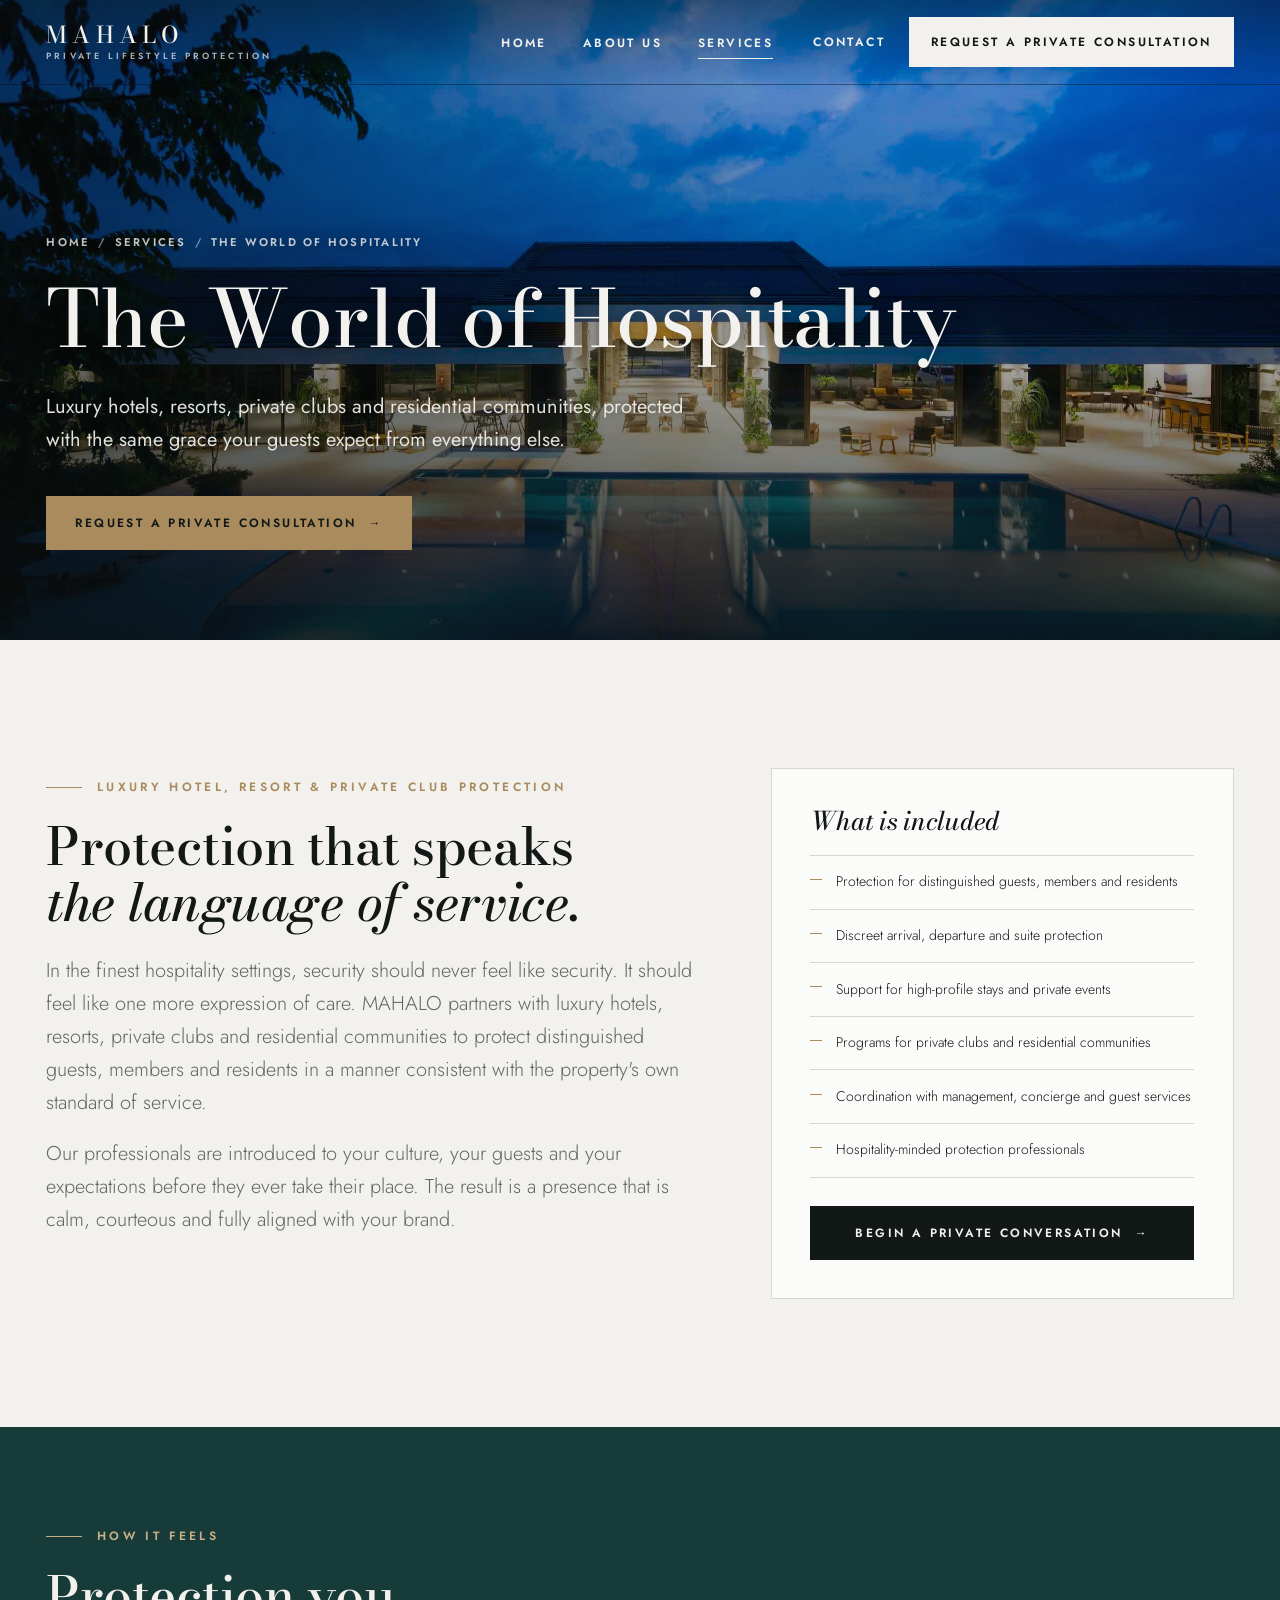
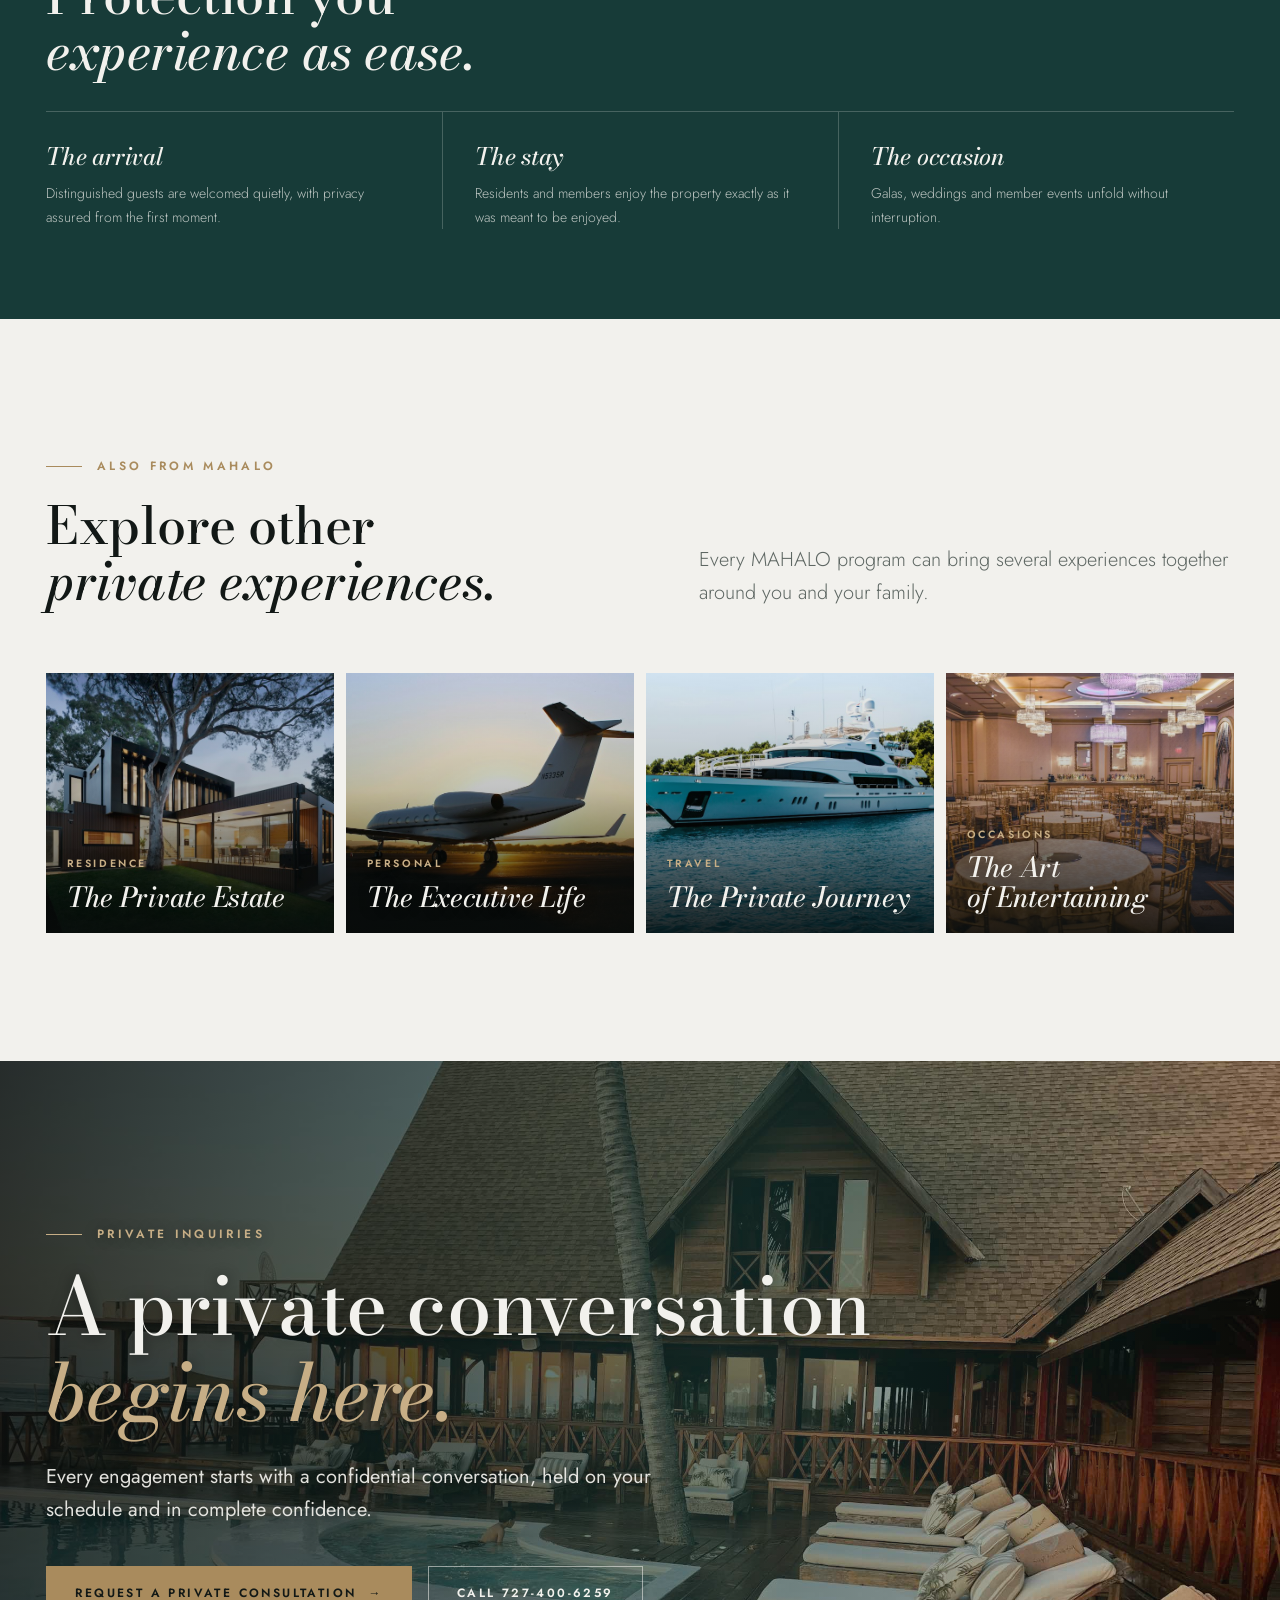
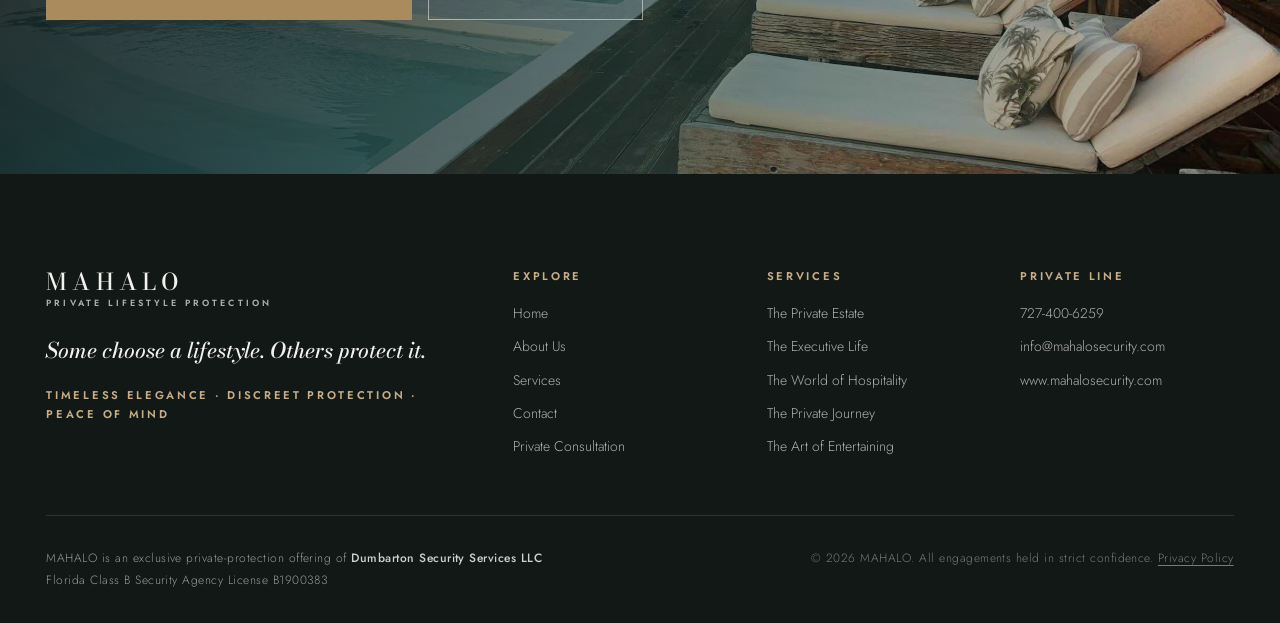
<file: Site/luxury-hospitality-security.html>
<!doctype html>
<html lang="en">
<head>
<meta charset="utf-8">
<meta name="viewport" content="width=device-width, initial-scale=1, viewport-fit=cover">
<title>Luxury Hotel, Resort &amp; Private Club Protection | MAHALO</title>
<meta name="description" content="Hospitality-minded protection for luxury hotels, resorts, private clubs and residential communities, safeguarding distinguished guests, members and residents.">
<meta name="robots" content="index, follow, max-image-preview:large, max-snippet:-1">
<link rel="canonical" href="https://www.mahalosecurity.com/luxury-hospitality-security">
<meta name="theme-color" content="#121816">
<meta property="og:type" content="website">
<meta property="og:site_name" content="MAHALO Private Lifestyle Protection">
<meta property="og:title" content="Luxury Hotel, Resort &amp; Private Club Protection | MAHALO">
<meta property="og:description" content="Hospitality-minded protection for luxury hotels, resorts, private clubs and residential communities, safeguarding distinguished guests, members and residents.">
<meta property="og:url" content="https://www.mahalosecurity.com/luxury-hospitality-security">
<meta property="og:image" content="https://www.mahalosecurity.com/assets/images/luxury-resort-pool-twilight-1200.jpg">
<meta name="twitter:card" content="summary_large_image">
<meta name="twitter:title" content="Luxury Hotel, Resort &amp; Private Club Protection | MAHALO">
<meta name="twitter:description" content="Hospitality-minded protection for luxury hotels, resorts, private clubs and residential communities, safeguarding distinguished guests, members and residents.">
<meta name="twitter:image" content="https://www.mahalosecurity.com/assets/images/luxury-resort-pool-twilight-1200.jpg">
<link rel="icon" href="assets/favicon.svg" type="image/svg+xml">
<link rel="preconnect" href="https://fonts.googleapis.com">
<link rel="preconnect" href="https://fonts.gstatic.com" crossorigin>
<link rel="stylesheet" href="https://fonts.googleapis.com/css2?family=Bodoni+Moda:ital,opsz,wght@0,6..96,400..600;1,6..96,400..600&family=Jost:wght@300..600&display=swap">
<link rel="stylesheet" href="assets/styles.css?v=18">
<script type="application/ld+json">{"@context": "https://schema.org", "@type": "Service", "name": "The World of Hospitality", "serviceType": "Luxury Hotel, Resort & Private Club Protection", "description": "Hospitality-minded protection for luxury hotels, resorts, private clubs and residential communities, safeguarding distinguished guests, members and residents.", "url": "https://www.mahalosecurity.com/luxury-hospitality-security", "image": "https://www.mahalosecurity.com/assets/images/luxury-resort-pool-twilight-1200.jpg", "provider": {"@id": "https://www.mahalosecurity.com/#mahalo"}, "audience": {"@type": "Audience", "audienceType": "Affluent individuals and families, executives, estate owners and luxury hospitality clients"}}</script>
<script type="application/ld+json">{"@context": "https://schema.org", "@type": "BreadcrumbList", "itemListElement": [{"@type": "ListItem", "position": 1, "name": "Home", "item": "https://www.mahalosecurity.com/"}, {"@type": "ListItem", "position": 2, "name": "Services", "item": "https://www.mahalosecurity.com/services"}, {"@type": "ListItem", "position": 3, "name": "The World of Hospitality", "item": "https://www.mahalosecurity.com/luxury-hospitality-security"}]}</script>
</head>
<body class="has-hero">
<a class="skip-link" href="#main">Skip to content</a>
<header class="site-header">
  <div class="wrap header-inner">
    <a class="brand" href="index.html" aria-label="MAHALO, Private Lifestyle Protection, home">
      <!-- Brand wordmark. Replace with the final MAHALO logo artwork when approved. -->
      <span class="brand-word"><strong>MAHALO</strong><small>Private Lifestyle Protection</small></span>
    </a>
    <button class="menu-toggle" type="button" aria-expanded="false" aria-controls="primary-nav" aria-label="Open menu"><span></span><span></span></button>
    <nav class="primary-nav" id="primary-nav" aria-label="Primary">
      <ul class="nav-links">
          <li><a href="index.html">Home</a></li>
          <li><a href="about.html">About Us</a></li>
          <li><a href="services.html" aria-current="page">Services</a></li>
      </ul>
      <div class="nav-ctas">
        <a class="nav-contact" href="contact.html">Contact</a>
        <a class="btn" href="consultation.html">Request a Private Consultation</a>
      </div>
    </nav>
  </div>
</header>
<main id="main">
<section class="hero hero--page">
  <div class="hero-media"><img src="assets/images/luxury-resort-pool-twilight-2400.jpg" srcset="assets/images/luxury-resort-pool-twilight-1200.jpg 1200w, assets/images/luxury-resort-pool-twilight-2400.jpg 2400w" sizes="100vw" alt="A luxury resort and pool lit at twilight" fetchpriority="high"></div>
  <div class="wrap hero-content">
    <div>
      <ol class="crumbs rise"><li><a href="index.html">Home</a></li><li><a href="services.html">Services</a></li><li aria-current="page">The World of Hospitality</li></ol>
      <h1 class="rise rise-2">The World of Hospitality</h1>
      <p class="lede rise rise-3">Luxury hotels, resorts, private clubs and residential communities, protected with the same grace your guests expect from everything else.</p>
      <div class="hero-actions rise rise-4">
        <a class="btn btn--brass" href="consultation.html?service=hospitality">Request a Private Consultation <span class="arrow" aria-hidden="true">→</span></a>
      </div>
    </div>
  </div>
</section>

<section class="section">
  <div class="wrap detail-grid">
    <div class="detail-copy reveal">
      <span class="eyebrow">Luxury Hotel, Resort & Private Club Protection</span>
      <h2>Protection that speaks <em>the language of service.</em></h2>
      <p class="lede">In the finest hospitality settings, security should never feel like security. It should feel like one more expression of care. MAHALO partners with luxury hotels, resorts, private clubs and residential communities to protect distinguished guests, members and residents in a manner consistent with the property's own standard of service.</p>
      <p class="lede">Our professionals are introduced to your culture, your guests and your expectations before they ever take their place. The result is a presence that is calm, courteous and fully aligned with your brand.</p>
    </div>
    <aside class="included reveal">
      <h3>What is included</h3>
      <ul><li>Protection for distinguished guests, members and residents</li><li>Discreet arrival, departure and suite protection</li><li>Support for high-profile stays and private events</li><li>Programs for private clubs and residential communities</li><li>Coordination with management, concierge and guest services</li><li>Hospitality-minded protection professionals</li></ul>
      <a class="btn" href="consultation.html?service=hospitality">Begin a Private Conversation <span class="arrow" aria-hidden="true">→</span></a>
    </aside>
  </div>
</section>

<section class="section section--dark section--tight">
  <div class="wrap">
    <div class="section-head reveal" style="margin-bottom:2rem">
      <div><span class="eyebrow">How it feels</span><h2>Protection you <em>experience as ease.</em></h2></div>
    </div>
    <div class="moments reveal">
      <div><h3>The arrival</h3><p>Distinguished guests are welcomed quietly, with privacy assured from the first moment.</p></div>
      <div><h3>The stay</h3><p>Residents and members enjoy the property exactly as it was meant to be enjoyed.</p></div>
      <div><h3>The occasion</h3><p>Galas, weddings and member events unfold without interruption.</p></div>
    </div>
  </div>
</section>

<section class="section">
  <div class="wrap">
    <div class="section-head reveal">
      <div><span class="eyebrow">Also from MAHALO</span><h2>Explore other <em>private experiences.</em></h2></div>
      <p class="lede">Every MAHALO program can bring several experiences together around you and your family.</p>
    </div>
    <div class="related">
      <a class="experience reveal" href="estate-protection.html">
        <img src="assets/images/private-residence-dusk-900.jpg" alt="A private residence glowing at dusk beneath a great oak" loading="lazy" decoding="async">
        <div class="experience-body"><span>Residence</span><h3>The Private Estate</h3></div>
      </a>
      <a class="experience reveal" href="executive-protection.html">
        <img src="assets/images/private-jet-runway-sunset-900.jpg" alt="A private jet on the tarmac at sunset" loading="lazy" decoding="async">
        <div class="experience-body"><span>Personal</span><h3>The Executive Life</h3></div>
      </a>
      <a class="experience reveal" href="yacht-aviation-travel-security.html">
        <img src="assets/images/superyacht-at-anchor-900.jpg" alt="A superyacht at anchor in turquoise water" loading="lazy" decoding="async">
        <div class="experience-body"><span>Travel</span><h3>The Private Journey</h3></div>
      </a>
      <a class="experience reveal" href="private-event-security.html">
        <img src="assets/images/private-celebration-ballroom-900.jpg" alt="A candlelit table set for a private celebration" loading="lazy" decoding="async">
        <div class="experience-body"><span>Occasions</span><h3>The Art of Entertaining</h3></div>
      </a>
    </div>
  </div>
</section>

<section class="cta-band" aria-labelledby="cta-title">
  <img src="assets/images/luxury-resort-pool-palms-2400.jpg" srcset="assets/images/luxury-resort-pool-palms-1200.jpg 1200w, assets/images/luxury-resort-pool-palms-2400.jpg 2400w" sizes="100vw" alt="" loading="lazy" decoding="async">
  <div class="wrap">
    <span class="eyebrow">Private inquiries</span>
    <h2 id="cta-title">A private conversation <em>begins here.</em></h2>
    <p class="lede">Every engagement starts with a confidential conversation, held on your schedule and in complete confidence.</p>
    <div class="cta-actions">
      <a class="btn btn--brass" href="consultation.html">Request a Private Consultation <span class="arrow" aria-hidden="true">→</span></a>
      <a class="btn btn--ghost-light" href="tel:+17274006259">Call 727-400-6259</a>
    </div>
  </div>
</section>

</main>
<footer class="site-footer">
  <div class="wrap">
    <div class="footer-top">
      <div class="footer-brand">
        <a class="brand" href="index.html" aria-label="MAHALO, Private Lifestyle Protection, home">
      <!-- Brand wordmark. Replace with the final MAHALO logo artwork when approved. -->
      <span class="brand-word"><strong>MAHALO</strong><small>Private Lifestyle Protection</small></span>
    </a>
        <p class="footer-tagline">Some choose a lifestyle. Others protect it.</p>
        <p class="footer-statement">Timeless elegance · Discreet protection · Peace of mind</p>
      </div>
      <div class="footer-col">
        <h4>Explore</h4>
        <ul>
          <li><a href="index.html">Home</a></li>
          <li><a href="about.html">About Us</a></li>
          <li><a href="services.html">Services</a></li>
          <li><a href="contact.html">Contact</a></li>
          <li><a href="consultation.html">Private Consultation</a></li>
        </ul>
      </div>
      <div class="footer-col">
        <h4>Services</h4>
        <ul>
          <li><a href="estate-protection.html">The Private Estate</a></li>
          <li><a href="executive-protection.html">The Executive Life</a></li>
          <li><a href="luxury-hospitality-security.html">The World of Hospitality</a></li>
          <li><a href="yacht-aviation-travel-security.html">The Private Journey</a></li>
          <li><a href="private-event-security.html">The Art of Entertaining</a></li>
        </ul>
      </div>
      <div class="footer-col">
        <h4>Private Line</h4>
        <ul>
          <li><a href="tel:+17274006259">727-400-6259</a></li>
          <li><a href="mailto:info@mahalosecurity.com">info@mahalosecurity.com</a></li>
          <li><a href="https://www.mahalosecurity.com/">www.mahalosecurity.com</a></li>
        </ul>
      </div>
    </div>
    <div class="footer-bottom">
      <p class="license">MAHALO is an exclusive private-protection offering of <strong>Dumbarton Security Services LLC</strong><br>Florida Class B Security Agency License B1900383</p>
      <span>&copy; <span id="year">2026</span> MAHALO. All engagements held in strict confidence. <a href="privacy.html">Privacy Policy</a></span>
    </div>
  </div>
</footer>
<script src="assets/main.js?v=18"></script>
</body>
</html>
</file>
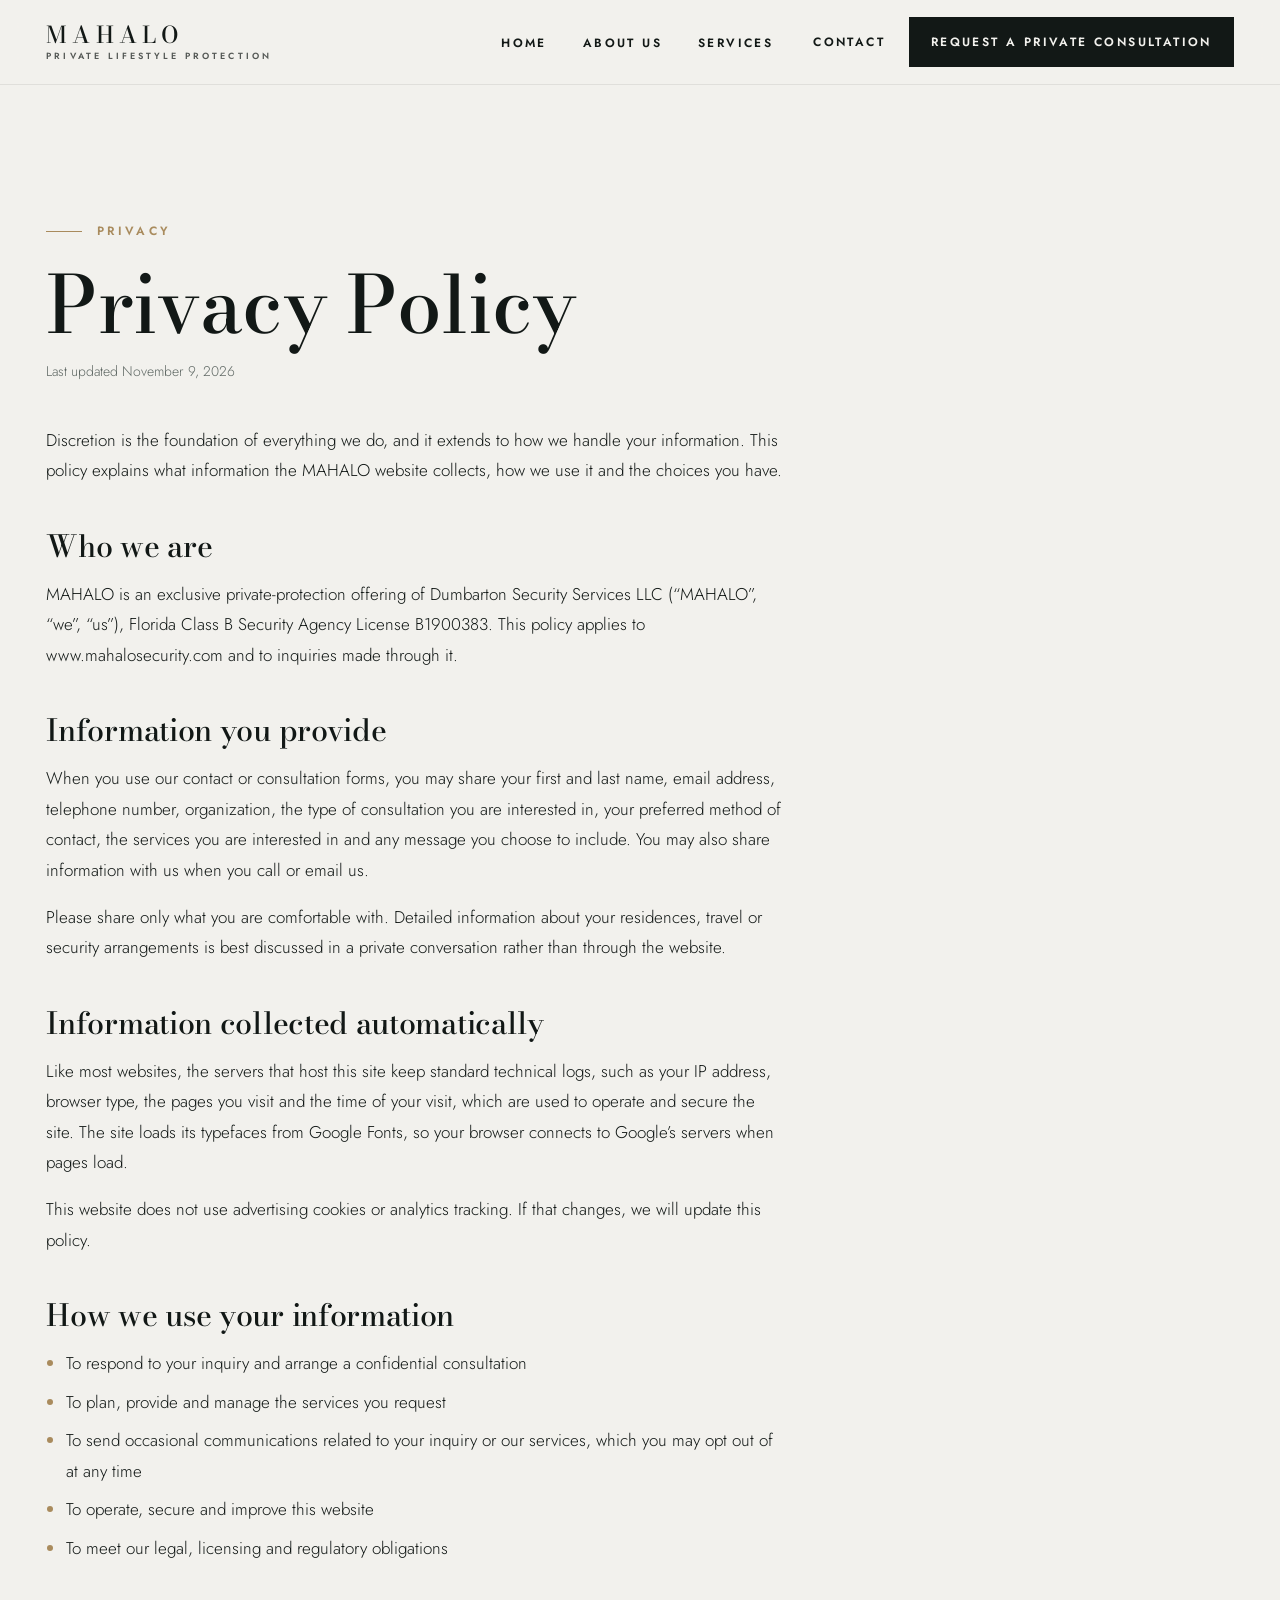
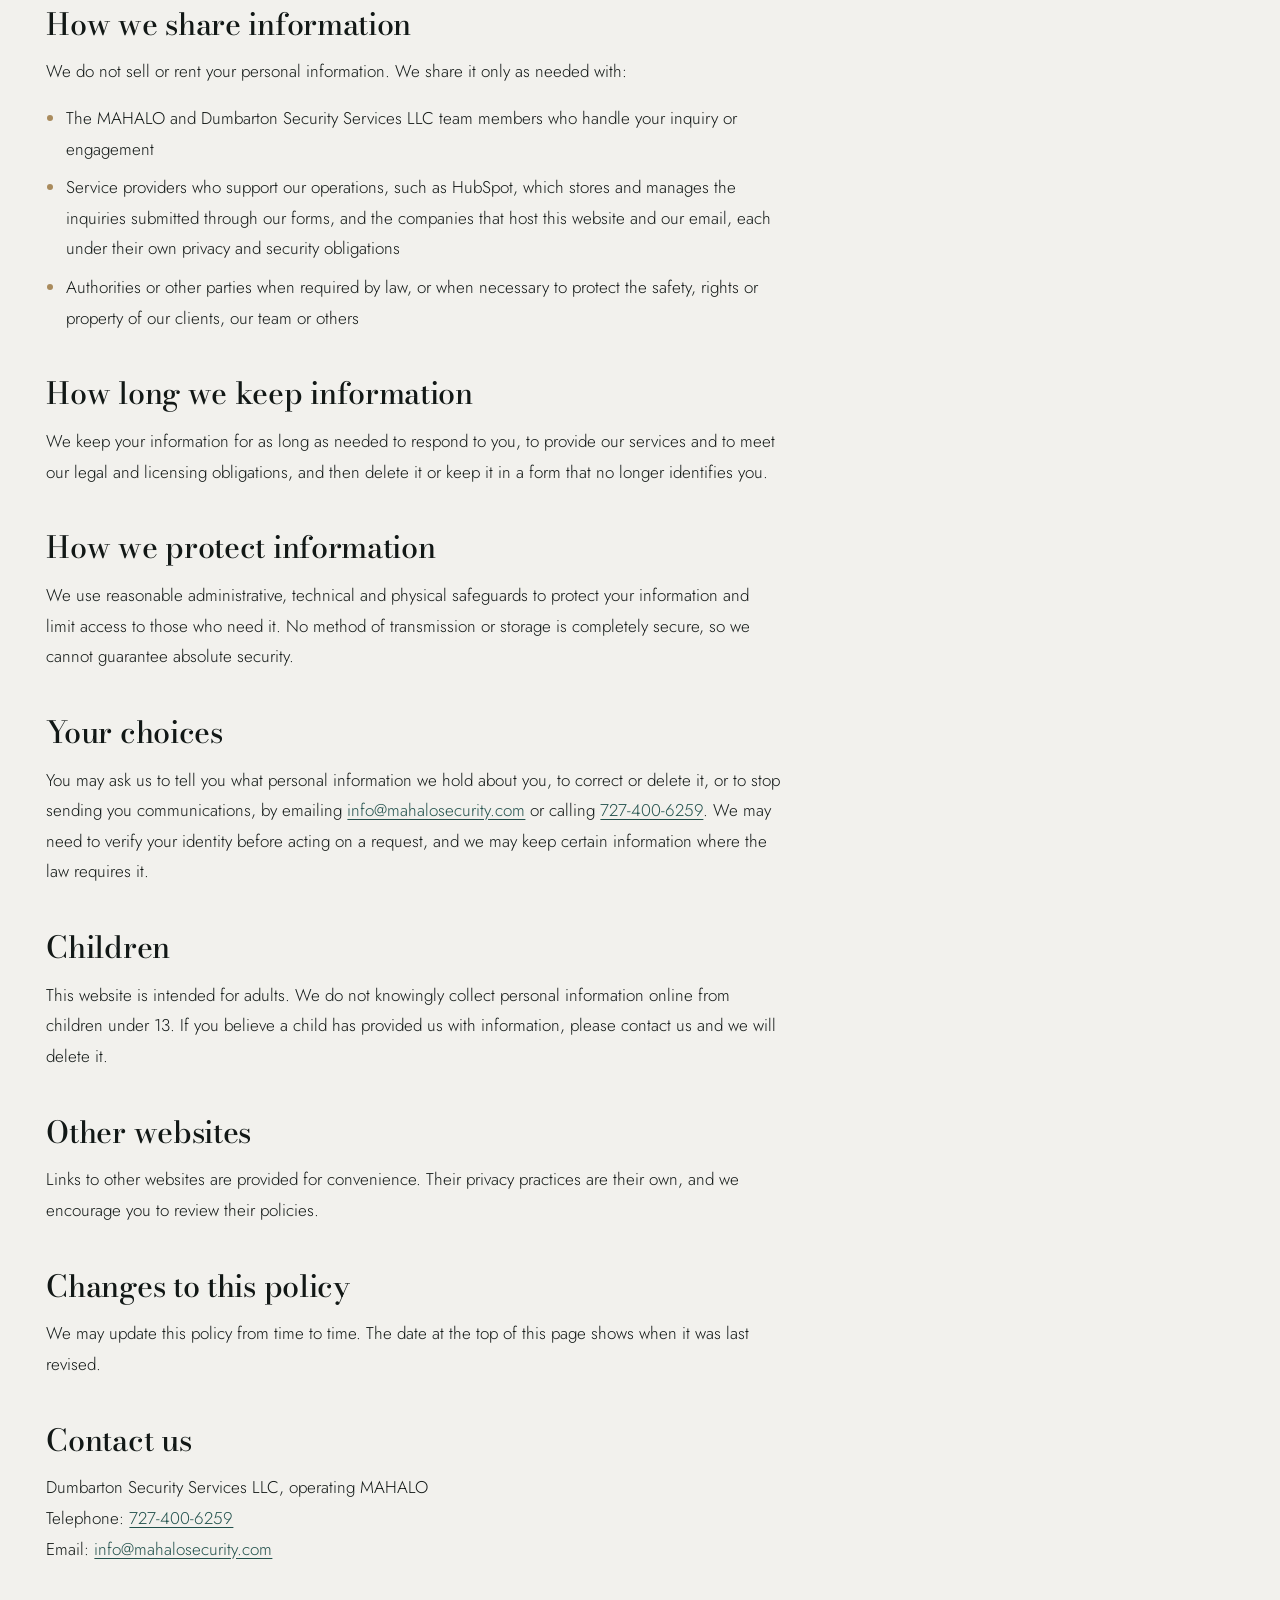
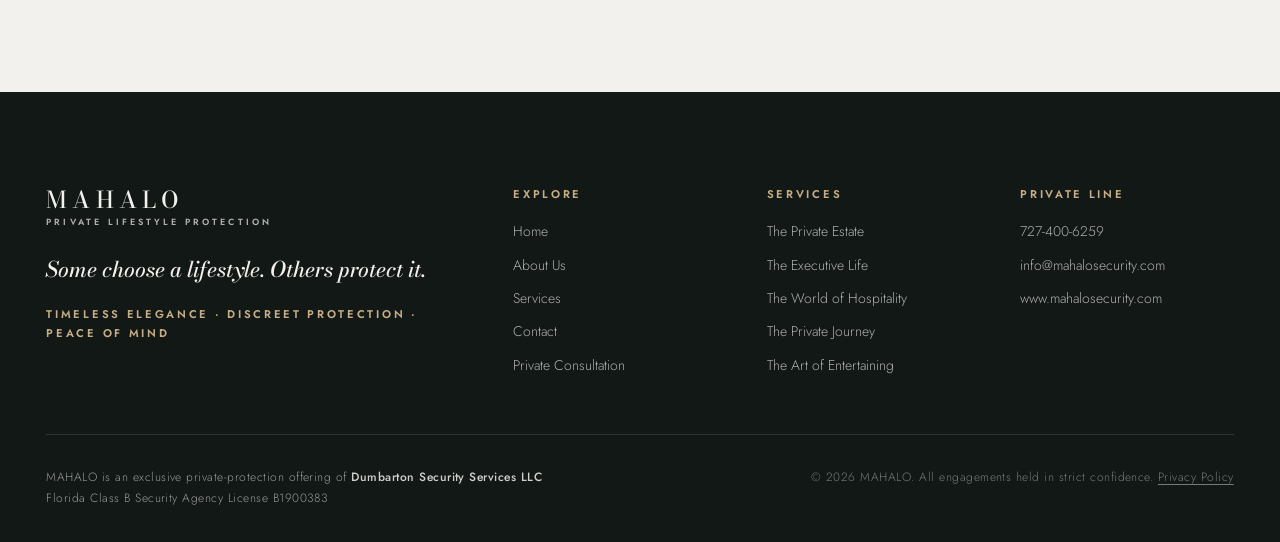
<file: Site/privacy.html>
<!doctype html>
<html lang="en">
<head>
<meta charset="utf-8">
<meta name="viewport" content="width=device-width, initial-scale=1, viewport-fit=cover">
<title>Privacy Policy | MAHALO</title>
<meta name="description" content="How MAHALO, an offering of Dumbarton Security Services LLC, collects, uses and protects information shared through this website.">
<meta name="robots" content="index, follow, max-image-preview:large, max-snippet:-1">
<link rel="canonical" href="https://www.mahalosecurity.com/privacy">
<meta name="theme-color" content="#121816">
<meta property="og:type" content="website">
<meta property="og:site_name" content="MAHALO Private Lifestyle Protection">
<meta property="og:title" content="Privacy Policy | MAHALO">
<meta property="og:description" content="How MAHALO, an offering of Dumbarton Security Services LLC, collects, uses and protects information shared through this website.">
<meta property="og:url" content="https://www.mahalosecurity.com/privacy">
<meta property="og:image" content="https://www.mahalosecurity.com/assets/images/mahalo-estate-sunset-share.jpg">
<meta name="twitter:card" content="summary_large_image">
<meta name="twitter:title" content="Privacy Policy | MAHALO">
<meta name="twitter:description" content="How MAHALO, an offering of Dumbarton Security Services LLC, collects, uses and protects information shared through this website.">
<meta name="twitter:image" content="https://www.mahalosecurity.com/assets/images/mahalo-estate-sunset-share.jpg">
<link rel="icon" href="assets/favicon.svg" type="image/svg+xml">
<link rel="preconnect" href="https://fonts.googleapis.com">
<link rel="preconnect" href="https://fonts.gstatic.com" crossorigin>
<link rel="stylesheet" href="https://fonts.googleapis.com/css2?family=Bodoni+Moda:ital,opsz,wght@0,6..96,400..600;1,6..96,400..600&family=Jost:wght@300..600&display=swap">
<link rel="stylesheet" href="assets/styles.css?v=18">
<script type="application/ld+json">{"@context": "https://schema.org", "@type": "BreadcrumbList", "itemListElement": [{"@type": "ListItem", "position": 1, "name": "Home", "item": "https://www.mahalosecurity.com/"}, {"@type": "ListItem", "position": 2, "name": "Privacy Policy", "item": "https://www.mahalosecurity.com/privacy"}]}</script>
</head>
<body class="">
<a class="skip-link" href="#main">Skip to content</a>
<header class="site-header">
  <div class="wrap header-inner">
    <a class="brand" href="index.html" aria-label="MAHALO, Private Lifestyle Protection, home">
      <!-- Brand wordmark. Replace with the final MAHALO logo artwork when approved. -->
      <span class="brand-word"><strong>MAHALO</strong><small>Private Lifestyle Protection</small></span>
    </a>
    <button class="menu-toggle" type="button" aria-expanded="false" aria-controls="primary-nav" aria-label="Open menu"><span></span><span></span></button>
    <nav class="primary-nav" id="primary-nav" aria-label="Primary">
      <ul class="nav-links">
          <li><a href="index.html">Home</a></li>
          <li><a href="about.html">About Us</a></li>
          <li><a href="services.html">Services</a></li>
      </ul>
      <div class="nav-ctas">
        <a class="nav-contact" href="contact.html">Contact</a>
        <a class="btn" href="consultation.html">Request a Private Consultation</a>
      </div>
    </nav>
  </div>
</header>
<main id="main" style="padding-top:calc(var(--header-h) + env(safe-area-inset-top, 0px))">
<section class="section">
  <div class="wrap">
    <article class="prose">
      <span class="eyebrow">Privacy</span>
      <h1>Privacy Policy</h1>
      <p class="updated">Last updated November 9, 2026</p>

      <p>Discretion is the foundation of everything we do, and it extends to how we handle your information. This policy explains what information the MAHALO website collects, how we use it and the choices you have.</p>

      <h2>Who we are</h2>
      <p>MAHALO is an exclusive private-protection offering of Dumbarton Security Services LLC (“MAHALO”, “we”, “us”), Florida Class B Security Agency License B1900383. This policy applies to www.mahalosecurity.com and to inquiries made through it.</p>

      <h2>Information you provide</h2>
      <p>When you use our contact or consultation forms, you may share your first and last name, email address, telephone number, organization, the type of consultation you are interested in, your preferred method of contact, the services you are interested in and any message you choose to include. You may also share information with us when you call or email us.</p>
      <p>Please share only what you are comfortable with. Detailed information about your residences, travel or security arrangements is best discussed in a private conversation rather than through the website.</p>

      <h2>Information collected automatically</h2>
      <p>Like most websites, the servers that host this site keep standard technical logs, such as your IP address, browser type, the pages you visit and the time of your visit, which are used to operate and secure the site. The site loads its typefaces from Google Fonts, so your browser connects to Google’s servers when pages load.</p>
      <p>This website does not use advertising cookies or analytics tracking. If that changes, we will update this policy.</p>

      <h2>How we use your information</h2>
      <ul>
        <li>To respond to your inquiry and arrange a confidential consultation</li>
        <li>To plan, provide and manage the services you request</li>
        <li>To send occasional communications related to your inquiry or our services, which you may opt out of at any time</li>
        <li>To operate, secure and improve this website</li>
        <li>To meet our legal, licensing and regulatory obligations</li>
      </ul>

      <h2>How we share information</h2>
      <p>We do not sell or rent your personal information. We share it only as needed with:</p>
      <ul>
        <li>The MAHALO and Dumbarton Security Services LLC team members who handle your inquiry or engagement</li>
        <li>Service providers who support our operations, such as HubSpot, which stores and manages the inquiries submitted through our forms, and the companies that host this website and our email, each under their own privacy and security obligations</li>
        <li>Authorities or other parties when required by law, or when necessary to protect the safety, rights or property of our clients, our team or others</li>
      </ul>

      <h2>How long we keep information</h2>
      <p>We keep your information for as long as needed to respond to you, to provide our services and to meet our legal and licensing obligations, and then delete it or keep it in a form that no longer identifies you.</p>

      <h2>How we protect information</h2>
      <p>We use reasonable administrative, technical and physical safeguards to protect your information and limit access to those who need it. No method of transmission or storage is completely secure, so we cannot guarantee absolute security.</p>

      <h2>Your choices</h2>
      <p>You may ask us to tell you what personal information we hold about you, to correct or delete it, or to stop sending you communications, by emailing <a href="mailto:info@mahalosecurity.com">info@mahalosecurity.com</a> or calling <a href="tel:+17274006259">727-400-6259</a>. We may need to verify your identity before acting on a request, and we may keep certain information where the law requires it.</p>

      <h2>Children</h2>
      <p>This website is intended for adults. We do not knowingly collect personal information online from children under 13. If you believe a child has provided us with information, please contact us and we will delete it.</p>

      <h2>Other websites</h2>
      <p>Links to other websites are provided for convenience. Their privacy practices are their own, and we encourage you to review their policies.</p>

      <h2>Changes to this policy</h2>
      <p>We may update this policy from time to time. The date at the top of this page shows when it was last revised.</p>

      <h2>Contact us</h2>
      <p>Dumbarton Security Services LLC, operating MAHALO<br>
        Telephone: <a href="tel:+17274006259">727-400-6259</a><br>
        Email: <a href="mailto:info@mahalosecurity.com">info@mahalosecurity.com</a></p>
    </article>
  </div>
</section>
</main>
<footer class="site-footer">
  <div class="wrap">
    <div class="footer-top">
      <div class="footer-brand">
        <a class="brand" href="index.html" aria-label="MAHALO, Private Lifestyle Protection, home">
      <!-- Brand wordmark. Replace with the final MAHALO logo artwork when approved. -->
      <span class="brand-word"><strong>MAHALO</strong><small>Private Lifestyle Protection</small></span>
    </a>
        <p class="footer-tagline">Some choose a lifestyle. Others protect it.</p>
        <p class="footer-statement">Timeless elegance · Discreet protection · Peace of mind</p>
      </div>
      <div class="footer-col">
        <h4>Explore</h4>
        <ul>
          <li><a href="index.html">Home</a></li>
          <li><a href="about.html">About Us</a></li>
          <li><a href="services.html">Services</a></li>
          <li><a href="contact.html">Contact</a></li>
          <li><a href="consultation.html">Private Consultation</a></li>
        </ul>
      </div>
      <div class="footer-col">
        <h4>Services</h4>
        <ul>
          <li><a href="estate-protection.html">The Private Estate</a></li>
          <li><a href="executive-protection.html">The Executive Life</a></li>
          <li><a href="luxury-hospitality-security.html">The World of Hospitality</a></li>
          <li><a href="yacht-aviation-travel-security.html">The Private Journey</a></li>
          <li><a href="private-event-security.html">The Art of Entertaining</a></li>
        </ul>
      </div>
      <div class="footer-col">
        <h4>Private Line</h4>
        <ul>
          <li><a href="tel:+17274006259">727-400-6259</a></li>
          <li><a href="mailto:info@mahalosecurity.com">info@mahalosecurity.com</a></li>
          <li><a href="https://www.mahalosecurity.com/">www.mahalosecurity.com</a></li>
        </ul>
      </div>
    </div>
    <div class="footer-bottom">
      <p class="license">MAHALO is an exclusive private-protection offering of <strong>Dumbarton Security Services LLC</strong><br>Florida Class B Security Agency License B1900383</p>
      <span>&copy; <span id="year">2026</span> MAHALO. All engagements held in strict confidence. <a href="privacy.html">Privacy Policy</a></span>
    </div>
  </div>
</footer>
<script src="assets/main.js?v=18"></script>
</body>
</html>
</file>
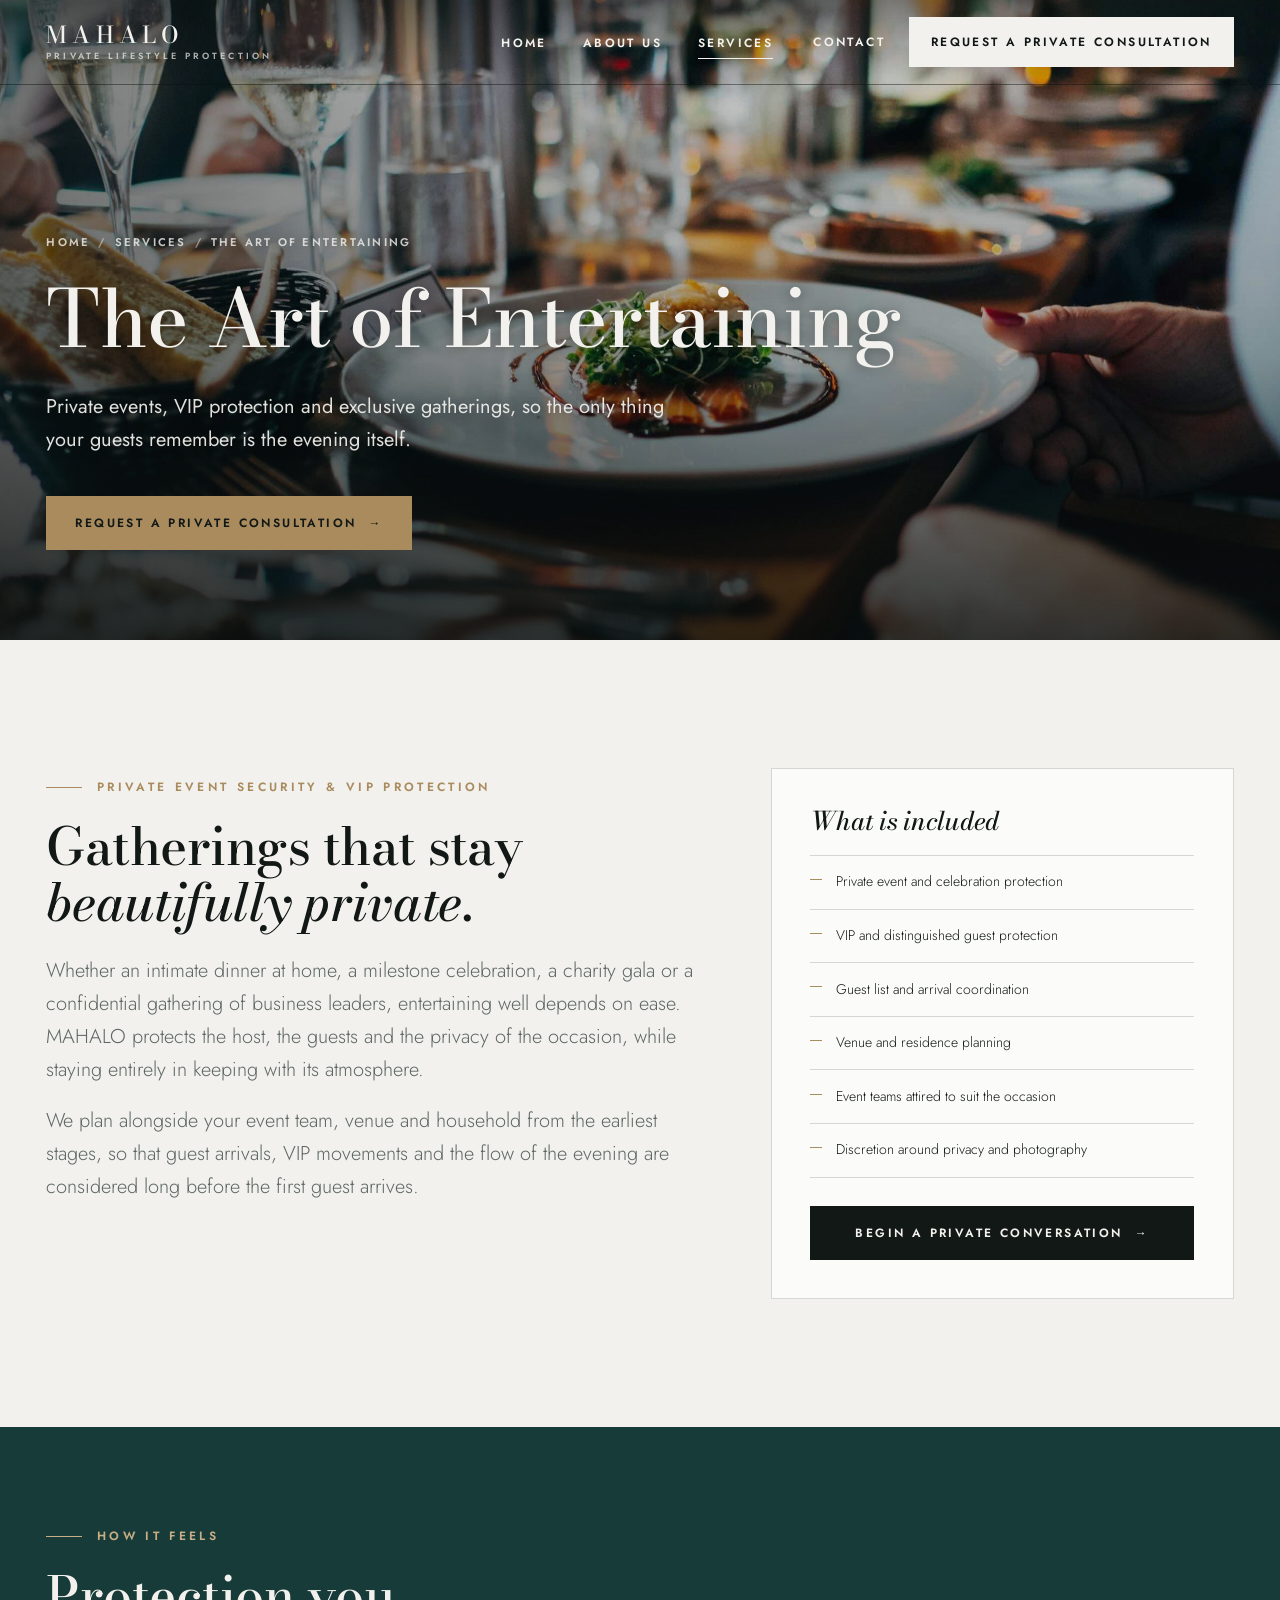
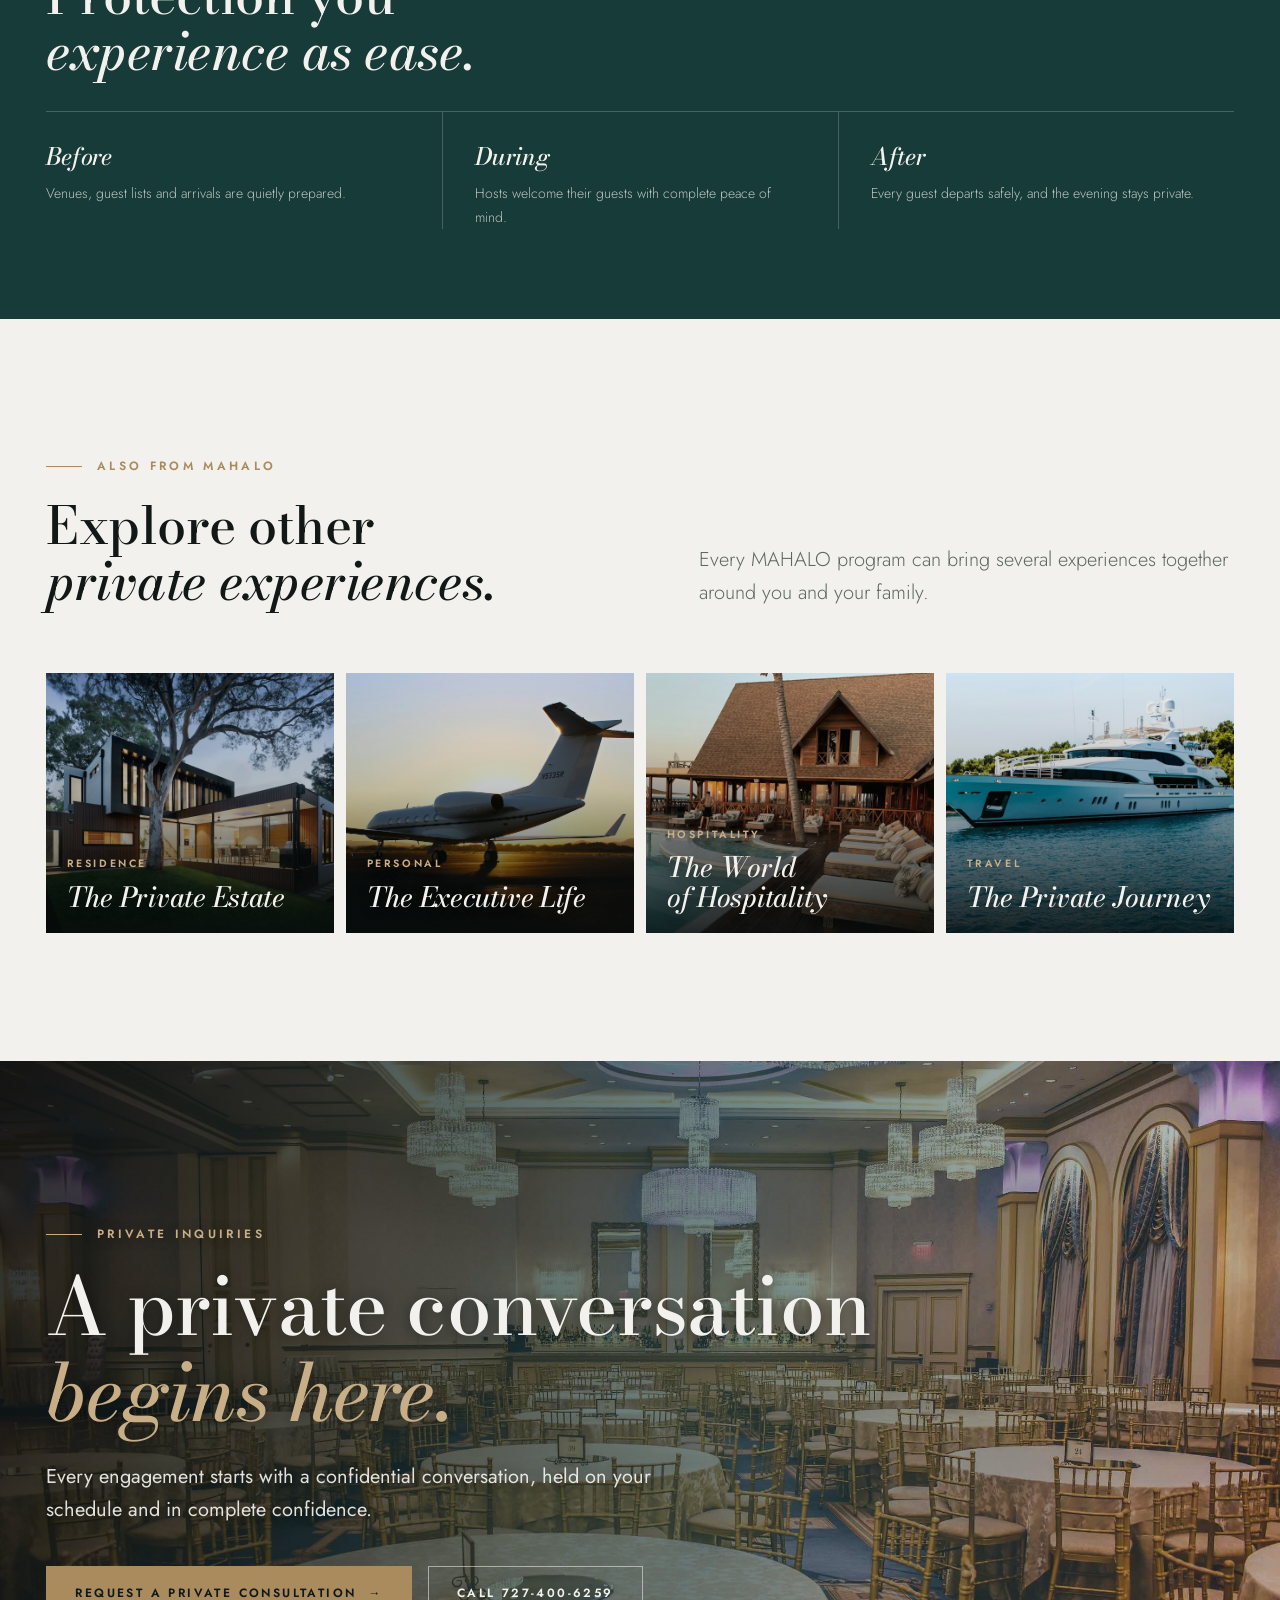
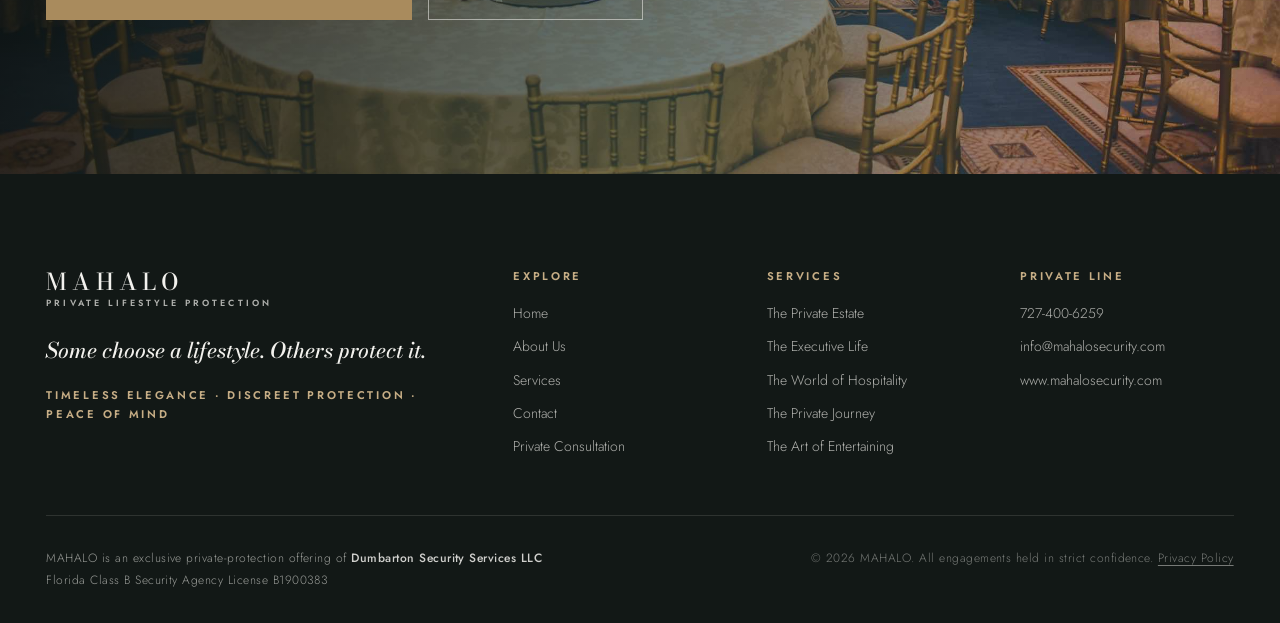
<file: Site/private-event-security.html>
<!doctype html>
<html lang="en">
<head>
<meta charset="utf-8">
<meta name="viewport" content="width=device-width, initial-scale=1, viewport-fit=cover">
<title>Private Event Security &amp; VIP Protection | MAHALO</title>
<meta name="description" content="Discreet private event security and VIP protection for celebrations, galas, private dinners and exclusive gatherings, so hosts and guests simply enjoy.">
<meta name="robots" content="index, follow, max-image-preview:large, max-snippet:-1">
<link rel="canonical" href="https://www.mahalosecurity.com/private-event-security">
<meta name="theme-color" content="#121816">
<meta property="og:type" content="website">
<meta property="og:site_name" content="MAHALO Private Lifestyle Protection">
<meta property="og:title" content="Private Event Security &amp; VIP Protection | MAHALO">
<meta property="og:description" content="Discreet private event security and VIP protection for celebrations, galas, private dinners and exclusive gatherings, so hosts and guests simply enjoy.">
<meta property="og:url" content="https://www.mahalosecurity.com/private-event-security">
<meta property="og:image" content="https://www.mahalosecurity.com/assets/images/private-dinner-table-1200.jpg">
<meta name="twitter:card" content="summary_large_image">
<meta name="twitter:title" content="Private Event Security &amp; VIP Protection | MAHALO">
<meta name="twitter:description" content="Discreet private event security and VIP protection for celebrations, galas, private dinners and exclusive gatherings, so hosts and guests simply enjoy.">
<meta name="twitter:image" content="https://www.mahalosecurity.com/assets/images/private-dinner-table-1200.jpg">
<link rel="icon" href="assets/favicon.svg" type="image/svg+xml">
<link rel="preconnect" href="https://fonts.googleapis.com">
<link rel="preconnect" href="https://fonts.gstatic.com" crossorigin>
<link rel="stylesheet" href="https://fonts.googleapis.com/css2?family=Bodoni+Moda:ital,opsz,wght@0,6..96,400..600;1,6..96,400..600&family=Jost:wght@300..600&display=swap">
<link rel="stylesheet" href="assets/styles.css?v=18">
<script type="application/ld+json">{"@context": "https://schema.org", "@type": "Service", "name": "The Art of Entertaining", "serviceType": "Private Event Security & VIP Protection", "description": "Discreet private event security and VIP protection for celebrations, galas, private dinners and exclusive gatherings, so hosts and guests simply enjoy.", "url": "https://www.mahalosecurity.com/private-event-security", "image": "https://www.mahalosecurity.com/assets/images/private-dinner-table-1200.jpg", "provider": {"@id": "https://www.mahalosecurity.com/#mahalo"}, "audience": {"@type": "Audience", "audienceType": "Affluent individuals and families, executives, estate owners and luxury hospitality clients"}}</script>
<script type="application/ld+json">{"@context": "https://schema.org", "@type": "BreadcrumbList", "itemListElement": [{"@type": "ListItem", "position": 1, "name": "Home", "item": "https://www.mahalosecurity.com/"}, {"@type": "ListItem", "position": 2, "name": "Services", "item": "https://www.mahalosecurity.com/services"}, {"@type": "ListItem", "position": 3, "name": "The Art of Entertaining", "item": "https://www.mahalosecurity.com/private-event-security"}]}</script>
</head>
<body class="has-hero">
<a class="skip-link" href="#main">Skip to content</a>
<header class="site-header">
  <div class="wrap header-inner">
    <a class="brand" href="index.html" aria-label="MAHALO, Private Lifestyle Protection, home">
      <!-- Brand wordmark. Replace with the final MAHALO logo artwork when approved. -->
      <span class="brand-word"><strong>MAHALO</strong><small>Private Lifestyle Protection</small></span>
    </a>
    <button class="menu-toggle" type="button" aria-expanded="false" aria-controls="primary-nav" aria-label="Open menu"><span></span><span></span></button>
    <nav class="primary-nav" id="primary-nav" aria-label="Primary">
      <ul class="nav-links">
          <li><a href="index.html">Home</a></li>
          <li><a href="about.html">About Us</a></li>
          <li><a href="services.html" aria-current="page">Services</a></li>
      </ul>
      <div class="nav-ctas">
        <a class="nav-contact" href="contact.html">Contact</a>
        <a class="btn" href="consultation.html">Request a Private Consultation</a>
      </div>
    </nav>
  </div>
</header>
<main id="main">
<section class="hero hero--page">
  <div class="hero-media"><img src="assets/images/private-dinner-table-2400.jpg" srcset="assets/images/private-dinner-table-1200.jpg 1200w, assets/images/private-dinner-table-2400.jpg 2400w" sizes="100vw" alt="A private dinner table set for guests" fetchpriority="high"></div>
  <div class="wrap hero-content">
    <div>
      <ol class="crumbs rise"><li><a href="index.html">Home</a></li><li><a href="services.html">Services</a></li><li aria-current="page">The Art of Entertaining</li></ol>
      <h1 class="rise rise-2">The Art of Entertaining</h1>
      <p class="lede rise rise-3">Private events, VIP protection and exclusive gatherings, so the only thing your guests remember is the evening itself.</p>
      <div class="hero-actions rise rise-4">
        <a class="btn btn--brass" href="consultation.html?service=entertaining">Request a Private Consultation <span class="arrow" aria-hidden="true">→</span></a>
      </div>
    </div>
  </div>
</section>

<section class="section">
  <div class="wrap detail-grid">
    <div class="detail-copy reveal">
      <span class="eyebrow">Private Event Security & VIP Protection</span>
      <h2>Gatherings that stay <em>beautifully private.</em></h2>
      <p class="lede">Whether an intimate dinner at home, a milestone celebration, a charity gala or a confidential gathering of business leaders, entertaining well depends on ease. MAHALO protects the host, the guests and the privacy of the occasion, while staying entirely in keeping with its atmosphere.</p>
      <p class="lede">We plan alongside your event team, venue and household from the earliest stages, so that guest arrivals, VIP movements and the flow of the evening are considered long before the first guest arrives.</p>
    </div>
    <aside class="included reveal">
      <h3>What is included</h3>
      <ul><li>Private event and celebration protection</li><li>VIP and distinguished guest protection</li><li>Guest list and arrival coordination</li><li>Venue and residence planning</li><li>Event teams attired to suit the occasion</li><li>Discretion around privacy and photography</li></ul>
      <a class="btn" href="consultation.html?service=entertaining">Begin a Private Conversation <span class="arrow" aria-hidden="true">→</span></a>
    </aside>
  </div>
</section>

<section class="section section--dark section--tight">
  <div class="wrap">
    <div class="section-head reveal" style="margin-bottom:2rem">
      <div><span class="eyebrow">How it feels</span><h2>Protection you <em>experience as ease.</em></h2></div>
    </div>
    <div class="moments reveal">
      <div><h3>Before</h3><p>Venues, guest lists and arrivals are quietly prepared.</p></div>
      <div><h3>During</h3><p>Hosts welcome their guests with complete peace of mind.</p></div>
      <div><h3>After</h3><p>Every guest departs safely, and the evening stays private.</p></div>
    </div>
  </div>
</section>

<section class="section">
  <div class="wrap">
    <div class="section-head reveal">
      <div><span class="eyebrow">Also from MAHALO</span><h2>Explore other <em>private experiences.</em></h2></div>
      <p class="lede">Every MAHALO program can bring several experiences together around you and your family.</p>
    </div>
    <div class="related">
      <a class="experience reveal" href="estate-protection.html">
        <img src="assets/images/private-residence-dusk-900.jpg" alt="A private residence glowing at dusk beneath a great oak" loading="lazy" decoding="async">
        <div class="experience-body"><span>Residence</span><h3>The Private Estate</h3></div>
      </a>
      <a class="experience reveal" href="executive-protection.html">
        <img src="assets/images/private-jet-runway-sunset-900.jpg" alt="A private jet on the tarmac at sunset" loading="lazy" decoding="async">
        <div class="experience-body"><span>Personal</span><h3>The Executive Life</h3></div>
      </a>
      <a class="experience reveal" href="luxury-hospitality-security.html">
        <img src="assets/images/luxury-resort-pool-palms-900.jpg" alt="A luxury resort pool surrounded by palms" loading="lazy" decoding="async">
        <div class="experience-body"><span>Hospitality</span><h3>The World of Hospitality</h3></div>
      </a>
      <a class="experience reveal" href="yacht-aviation-travel-security.html">
        <img src="assets/images/superyacht-at-anchor-900.jpg" alt="A superyacht at anchor in turquoise water" loading="lazy" decoding="async">
        <div class="experience-body"><span>Travel</span><h3>The Private Journey</h3></div>
      </a>
    </div>
  </div>
</section>

<section class="cta-band" aria-labelledby="cta-title">
  <img src="assets/images/private-celebration-ballroom-2400.jpg" srcset="assets/images/private-celebration-ballroom-1200.jpg 1200w, assets/images/private-celebration-ballroom-2400.jpg 2400w" sizes="100vw" alt="" loading="lazy" decoding="async">
  <div class="wrap">
    <span class="eyebrow">Private inquiries</span>
    <h2 id="cta-title">A private conversation <em>begins here.</em></h2>
    <p class="lede">Every engagement starts with a confidential conversation, held on your schedule and in complete confidence.</p>
    <div class="cta-actions">
      <a class="btn btn--brass" href="consultation.html">Request a Private Consultation <span class="arrow" aria-hidden="true">→</span></a>
      <a class="btn btn--ghost-light" href="tel:+17274006259">Call 727-400-6259</a>
    </div>
  </div>
</section>

</main>
<footer class="site-footer">
  <div class="wrap">
    <div class="footer-top">
      <div class="footer-brand">
        <a class="brand" href="index.html" aria-label="MAHALO, Private Lifestyle Protection, home">
      <!-- Brand wordmark. Replace with the final MAHALO logo artwork when approved. -->
      <span class="brand-word"><strong>MAHALO</strong><small>Private Lifestyle Protection</small></span>
    </a>
        <p class="footer-tagline">Some choose a lifestyle. Others protect it.</p>
        <p class="footer-statement">Timeless elegance · Discreet protection · Peace of mind</p>
      </div>
      <div class="footer-col">
        <h4>Explore</h4>
        <ul>
          <li><a href="index.html">Home</a></li>
          <li><a href="about.html">About Us</a></li>
          <li><a href="services.html">Services</a></li>
          <li><a href="contact.html">Contact</a></li>
          <li><a href="consultation.html">Private Consultation</a></li>
        </ul>
      </div>
      <div class="footer-col">
        <h4>Services</h4>
        <ul>
          <li><a href="estate-protection.html">The Private Estate</a></li>
          <li><a href="executive-protection.html">The Executive Life</a></li>
          <li><a href="luxury-hospitality-security.html">The World of Hospitality</a></li>
          <li><a href="yacht-aviation-travel-security.html">The Private Journey</a></li>
          <li><a href="private-event-security.html">The Art of Entertaining</a></li>
        </ul>
      </div>
      <div class="footer-col">
        <h4>Private Line</h4>
        <ul>
          <li><a href="tel:+17274006259">727-400-6259</a></li>
          <li><a href="mailto:info@mahalosecurity.com">info@mahalosecurity.com</a></li>
          <li><a href="https://www.mahalosecurity.com/">www.mahalosecurity.com</a></li>
        </ul>
      </div>
    </div>
    <div class="footer-bottom">
      <p class="license">MAHALO is an exclusive private-protection offering of <strong>Dumbarton Security Services LLC</strong><br>Florida Class B Security Agency License B1900383</p>
      <span>&copy; <span id="year">2026</span> MAHALO. All engagements held in strict confidence. <a href="privacy.html">Privacy Policy</a></span>
    </div>
  </div>
</footer>
<script src="assets/main.js?v=18"></script>
</body>
</html>
</file>
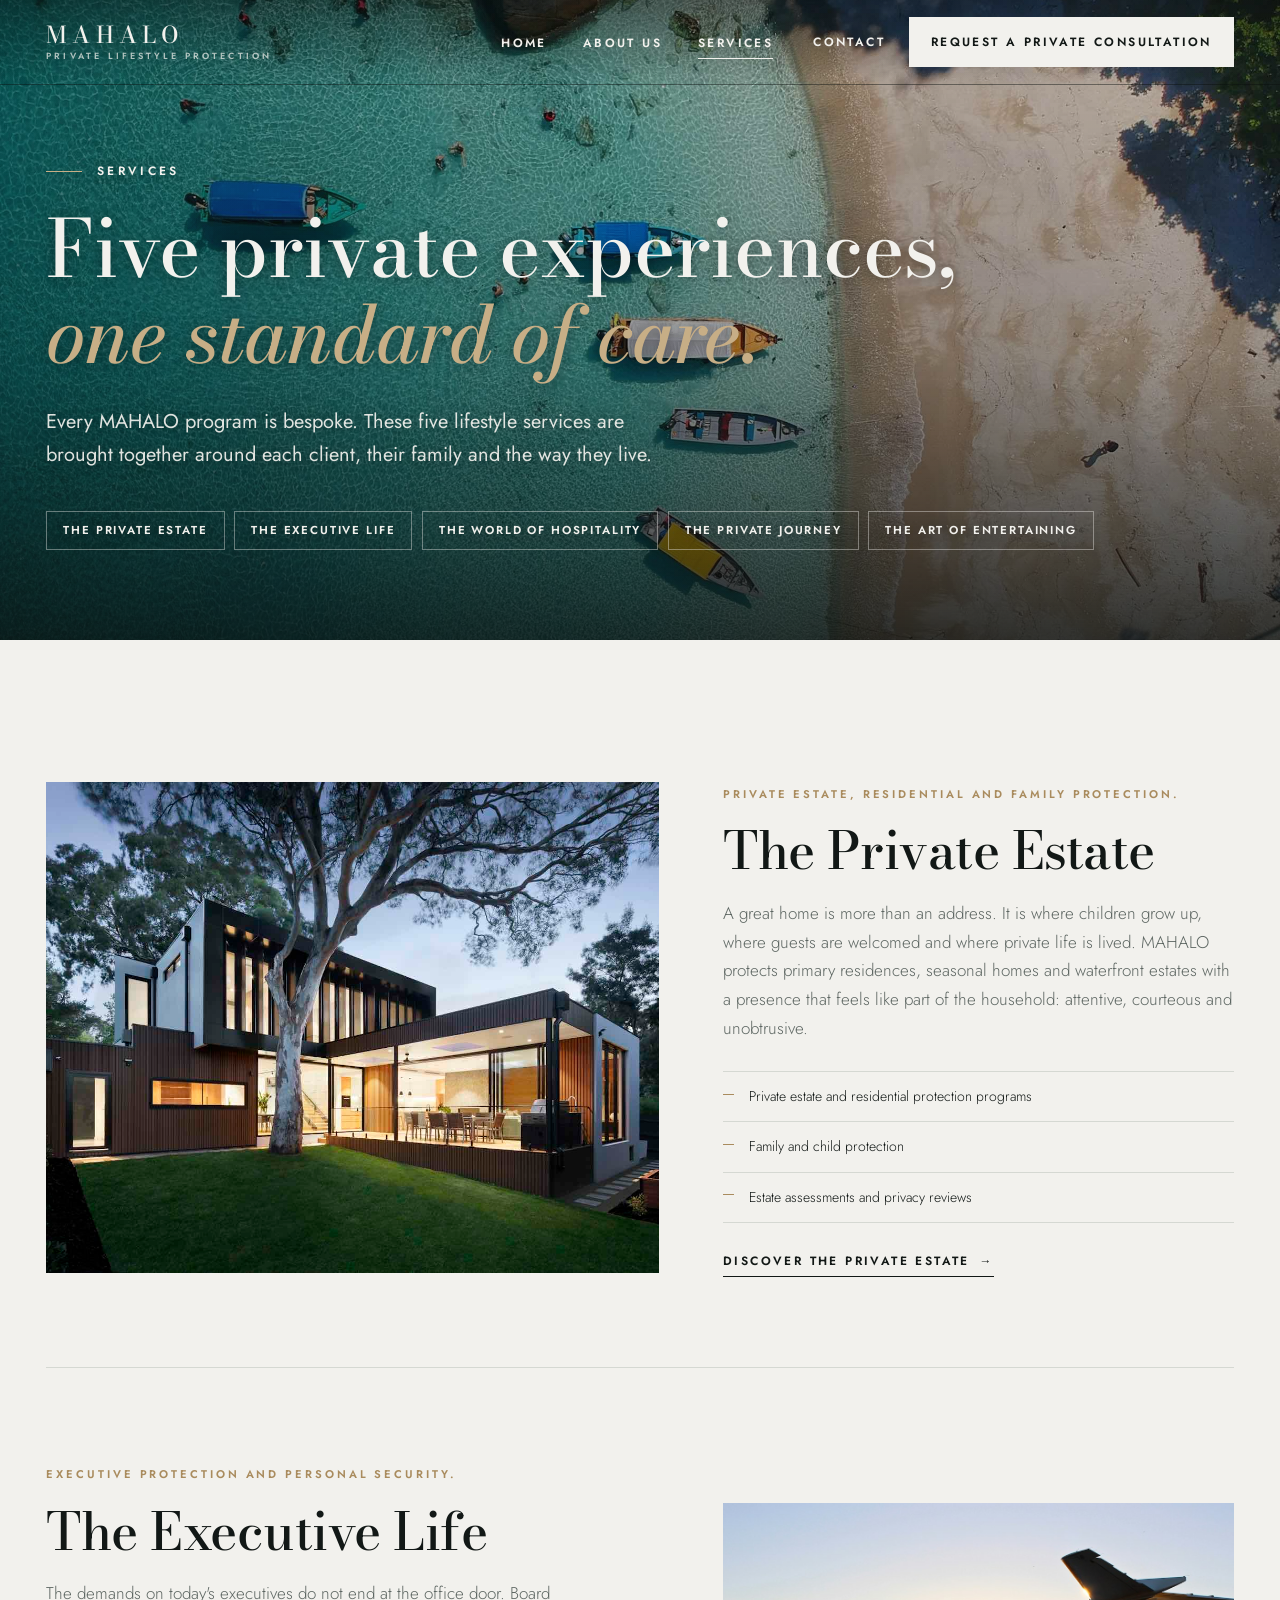
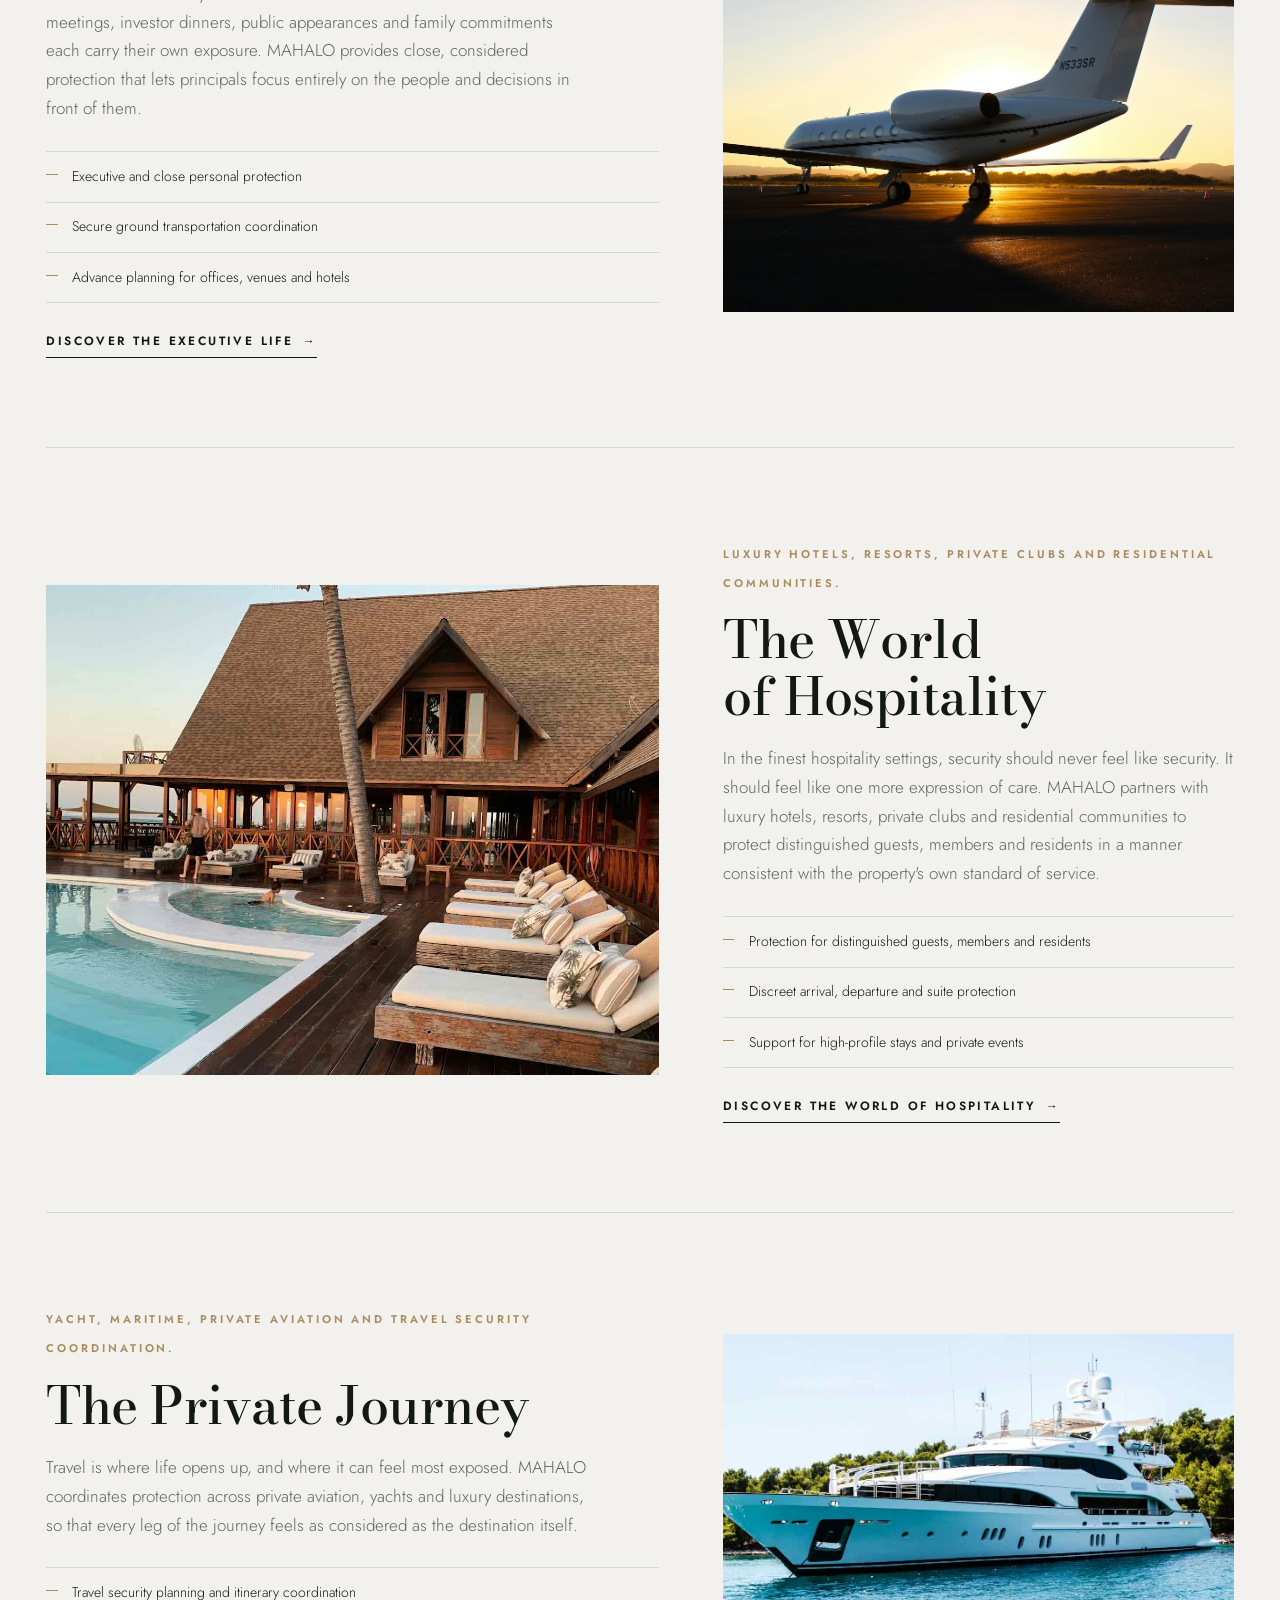
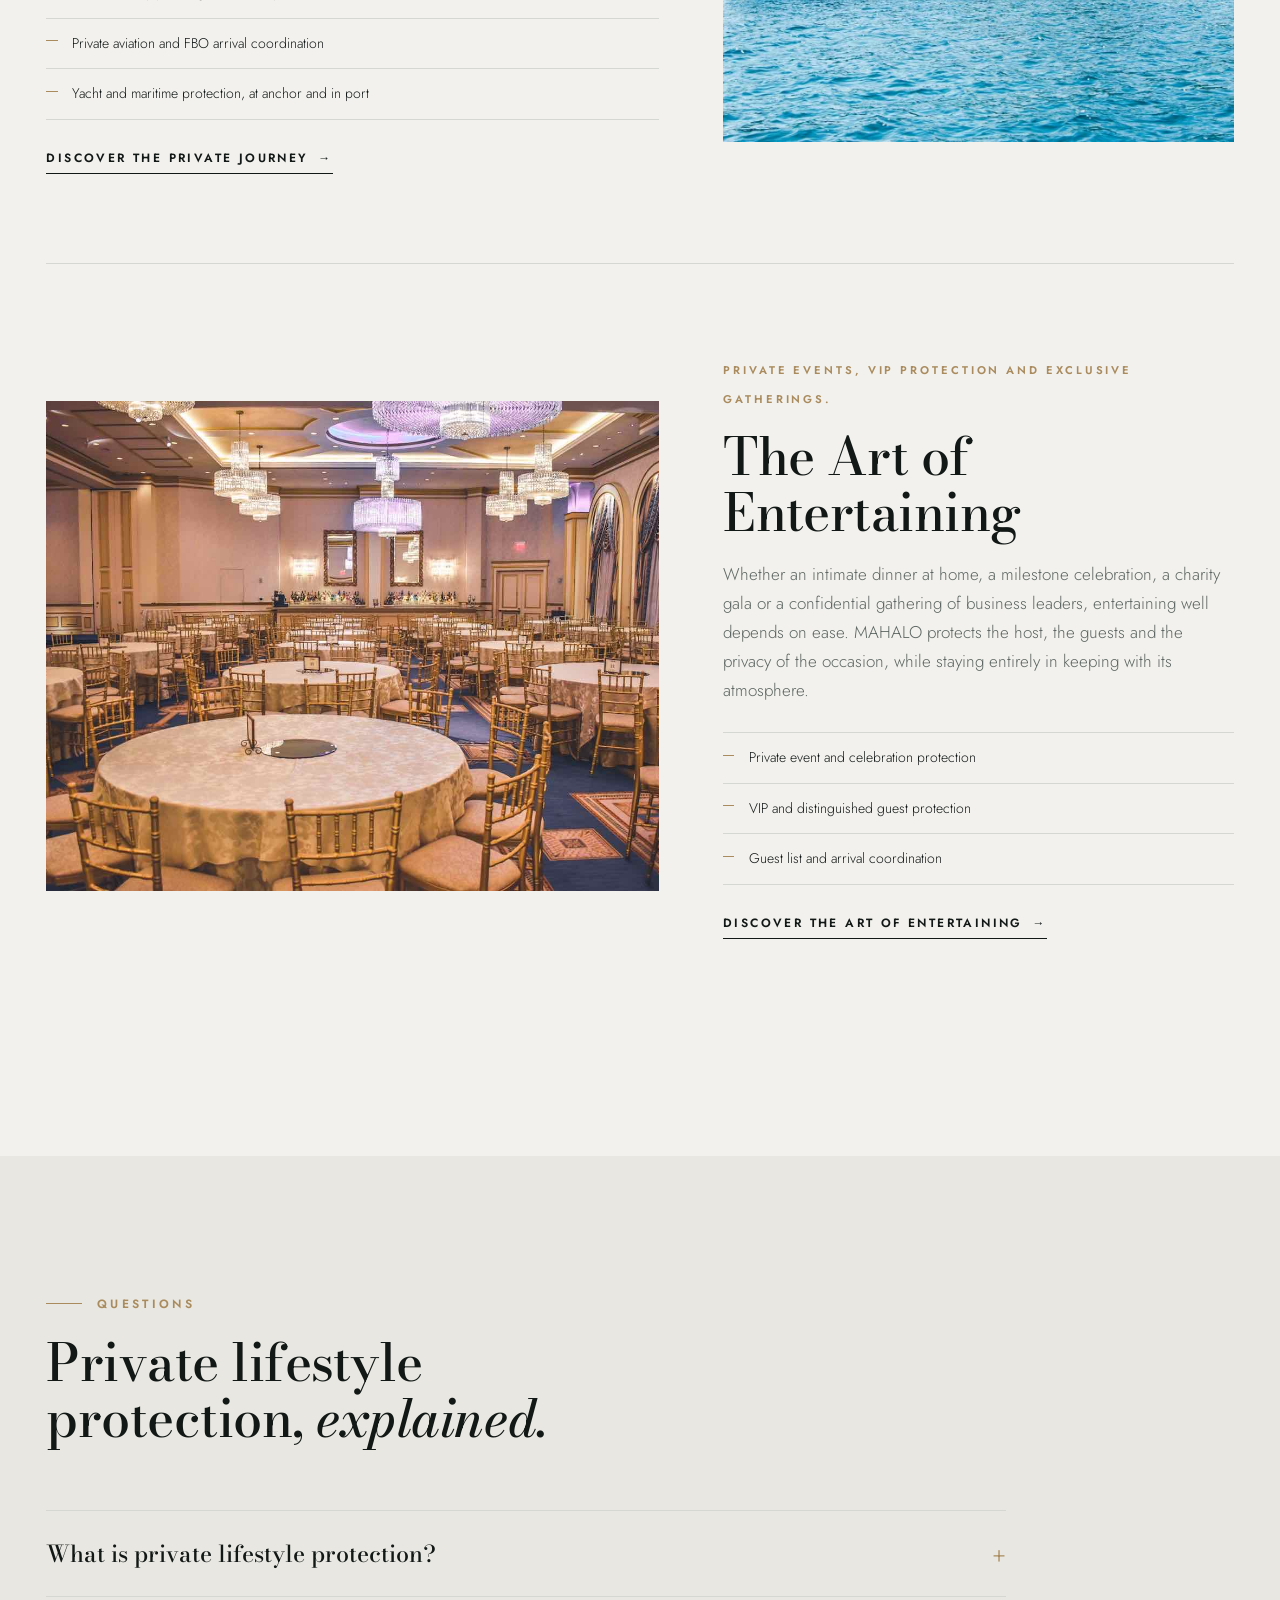
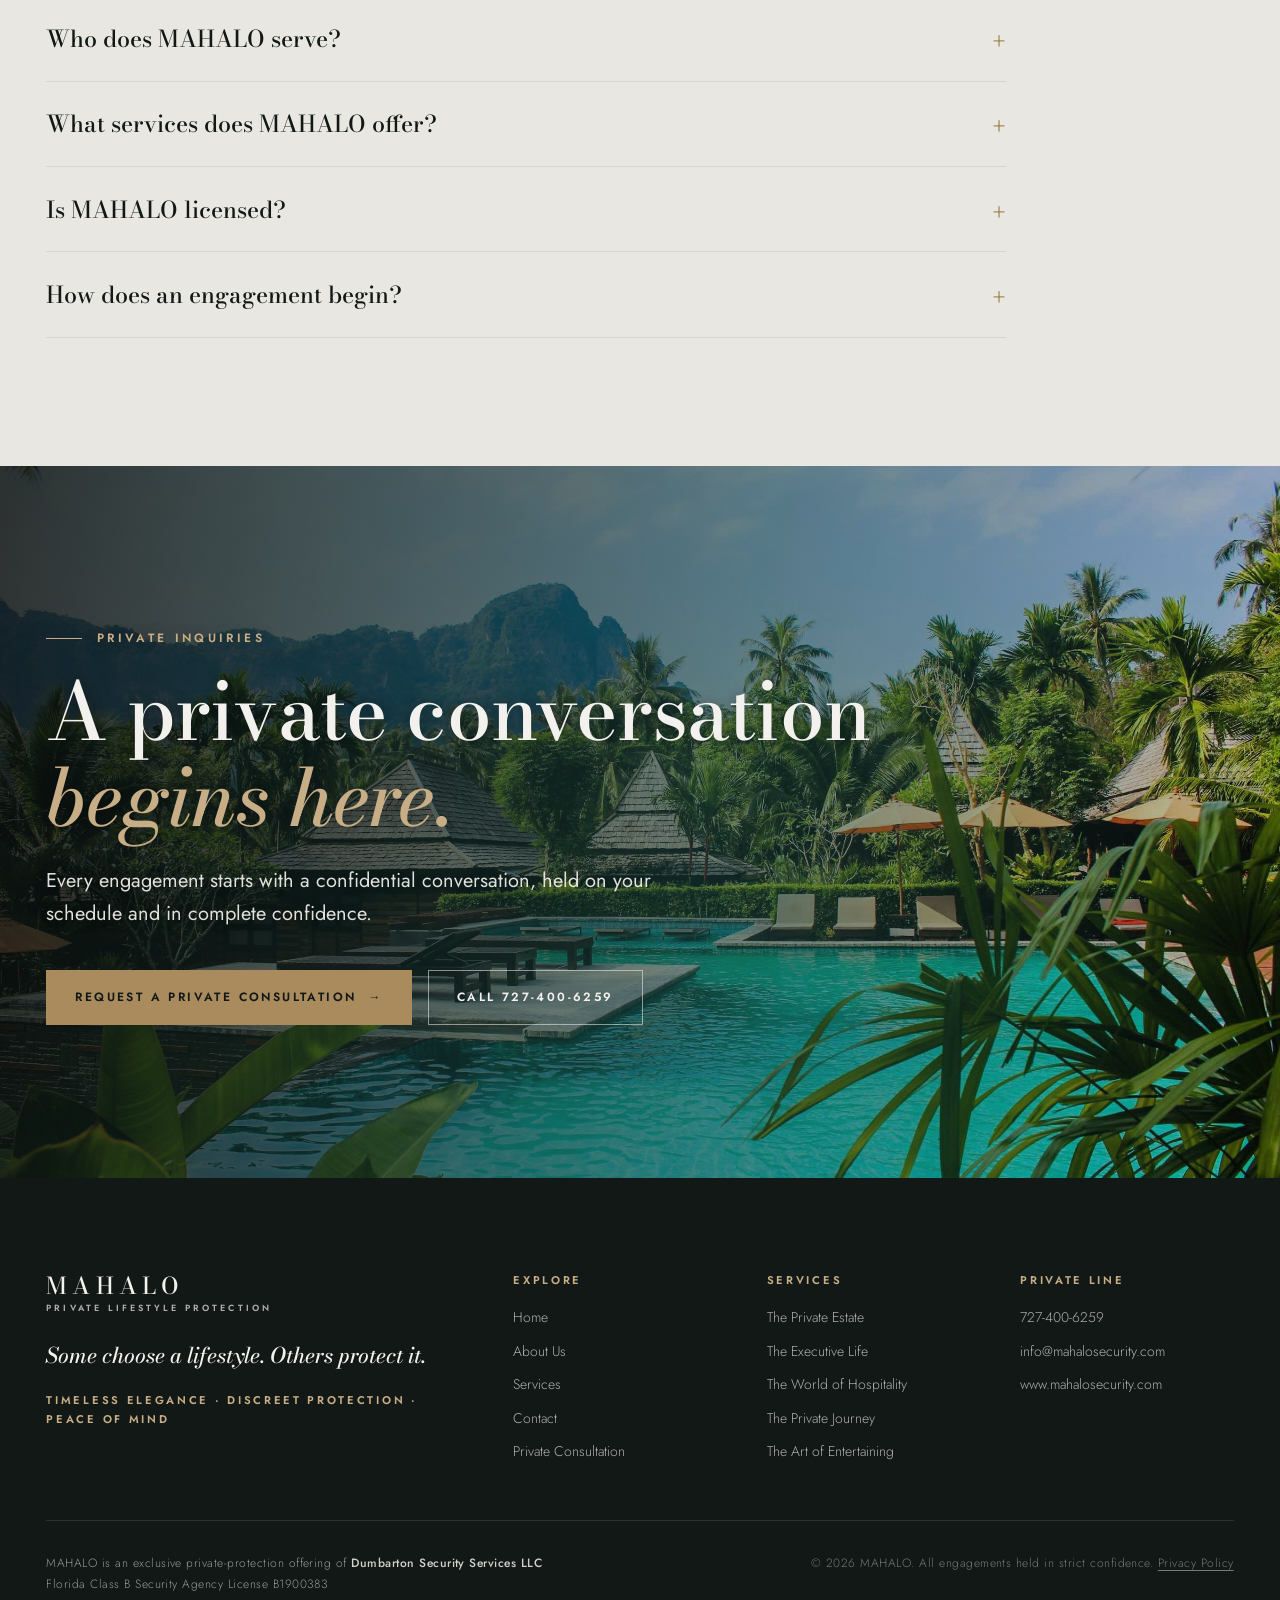
<file: Site/services.html>
<!doctype html>
<html lang="en">
<head>
<meta charset="utf-8">
<meta name="viewport" content="width=device-width, initial-scale=1, viewport-fit=cover">
<title>Estate, Executive &amp; VIP Protection Services | MAHALO</title>
<meta name="description" content="Five private protection services: estate and family, executive, luxury hospitality, yacht and aviation travel, and private event and VIP protection.">
<meta name="robots" content="index, follow, max-image-preview:large, max-snippet:-1">
<link rel="canonical" href="https://www.mahalosecurity.com/services">
<meta name="theme-color" content="#121816">
<meta property="og:type" content="website">
<meta property="og:site_name" content="MAHALO Private Lifestyle Protection">
<meta property="og:title" content="Estate, Executive &amp; VIP Protection Services | MAHALO">
<meta property="og:description" content="Five private protection services: estate and family, executive, luxury hospitality, yacht and aviation travel, and private event and VIP protection.">
<meta property="og:url" content="https://www.mahalosecurity.com/services">
<meta property="og:image" content="https://www.mahalosecurity.com/assets/images/mahalo-estate-sunset-share.jpg">
<meta name="twitter:card" content="summary_large_image">
<meta name="twitter:title" content="Estate, Executive &amp; VIP Protection Services | MAHALO">
<meta name="twitter:description" content="Five private protection services: estate and family, executive, luxury hospitality, yacht and aviation travel, and private event and VIP protection.">
<meta name="twitter:image" content="https://www.mahalosecurity.com/assets/images/mahalo-estate-sunset-share.jpg">
<link rel="icon" href="assets/favicon.svg" type="image/svg+xml">
<link rel="preconnect" href="https://fonts.googleapis.com">
<link rel="preconnect" href="https://fonts.gstatic.com" crossorigin>
<link rel="stylesheet" href="https://fonts.googleapis.com/css2?family=Bodoni+Moda:ital,opsz,wght@0,6..96,400..600;1,6..96,400..600&family=Jost:wght@300..600&display=swap">
<link rel="stylesheet" href="assets/styles.css?v=18">
<script type="application/ld+json">{"@context": "https://schema.org", "@type": "ProfessionalService", "@id": "https://www.mahalosecurity.com/#mahalo", "name": "MAHALO", "alternateName": "MAHALO Private Lifestyle Protection", "slogan": "Some choose a lifestyle. Others protect it.", "description": "MAHALO provides private lifestyle protection for affluent individuals and families, executives, estate owners and luxury hospitality clients: private estate and family protection, executive protection, luxury hospitality protection, yacht and private aviation travel security, and private event and VIP protection.", "url": "https://www.mahalosecurity.com/", "image": "https://www.mahalosecurity.com/assets/images/mahalo-estate-sunset-share.jpg", "telephone": "+1-727-400-6259", "email": "info@mahalosecurity.com", "knowsAbout": ["Private lifestyle protection", "Executive protection", "Personal security", "Estate security", "Luxury residential protection", "Family protection", "Yacht and maritime security", "Private aviation security", "Travel security", "Private event security", "VIP protection", "Luxury hospitality security"], "parentOrganization": {"@type": "Organization", "@id": "https://www.mahalosecurity.com/#operator", "name": "Dumbarton Security Services LLC", "hasCredential": {"@type": "EducationalOccupationalCredential", "credentialCategory": "license", "name": "Florida Class B Security Agency License", "identifier": "B1900383", "recognizedBy": {"@type": "GovernmentOrganization", "name": "Florida Department of Agriculture and Consumer Services, Division of Licensing"}}}, "hasOfferCatalog": {"@type": "OfferCatalog", "name": "MAHALO private lifestyle protection services", "itemListElement": [{"@type": "Offer", "itemOffered": {"@type": "Service", "name": "The Private Estate", "description": "Private estate, residential and family protection.", "url": "https://www.mahalosecurity.com/estate-protection"}}, {"@type": "Offer", "itemOffered": {"@type": "Service", "name": "The Executive Life", "description": "Executive protection and personal security.", "url": "https://www.mahalosecurity.com/executive-protection"}}, {"@type": "Offer", "itemOffered": {"@type": "Service", "name": "The World of Hospitality", "description": "Luxury hotels, resorts, private clubs and residential communities.", "url": "https://www.mahalosecurity.com/luxury-hospitality-security"}}, {"@type": "Offer", "itemOffered": {"@type": "Service", "name": "The Private Journey", "description": "Yacht, maritime, private aviation and travel security coordination.", "url": "https://www.mahalosecurity.com/yacht-aviation-travel-security"}}, {"@type": "Offer", "itemOffered": {"@type": "Service", "name": "The Art of Entertaining", "description": "Private events, VIP protection and exclusive gatherings.", "url": "https://www.mahalosecurity.com/private-event-security"}}]}}</script>
<script type="application/ld+json">{"@context": "https://schema.org", "@type": "BreadcrumbList", "itemListElement": [{"@type": "ListItem", "position": 1, "name": "Home", "item": "https://www.mahalosecurity.com/"}, {"@type": "ListItem", "position": 2, "name": "Services", "item": "https://www.mahalosecurity.com/services"}]}</script>
<script type="application/ld+json">{"@context": "https://schema.org", "@type": "FAQPage", "mainEntity": [{"@type": "Question", "name": "What is private lifestyle protection?", "acceptedAnswer": {"@type": "Answer", "text": "Private lifestyle protection is personal security designed around the way you live: your home, your family, your work, your travel and your occasions. Rather than simply placing guards at a door, MAHALO designs discreet, hospitality-minded protection that lets you live fully, with confidence."}}, {"@type": "Question", "name": "Who does MAHALO serve?", "acceptedAnswer": {"@type": "Answer", "text": "MAHALO serves affluent individuals and families, executives, estate owners and luxury hospitality clients, including hotels, resorts, private clubs and residential communities."}}, {"@type": "Question", "name": "What services does MAHALO offer?", "acceptedAnswer": {"@type": "Answer", "text": "MAHALO offers five lifestyle services: The Private Estate (private estate, residential and family protection), The Executive Life (executive protection and personal security), The World of Hospitality (luxury hotels, resorts, private clubs and residential communities), The Private Journey (yacht, maritime, private aviation and travel security coordination) and The Art of Entertaining (private events, VIP protection and exclusive gatherings)."}}, {"@type": "Question", "name": "Is MAHALO licensed?", "acceptedAnswer": {"@type": "Answer", "text": "MAHALO is an exclusive private-protection offering of Dumbarton Security Services LLC, which holds Florida Class B Security Agency License B1900383."}}, {"@type": "Question", "name": "How does an engagement begin?", "acceptedAnswer": {"@type": "Answer", "text": "Every engagement begins with a private, confidential conversation. Call 727-400-6259 or email info@mahalosecurity.com, or request a consultation through this website."}}]}</script>
</head>
<body class="has-hero">
<a class="skip-link" href="#main">Skip to content</a>
<header class="site-header">
  <div class="wrap header-inner">
    <a class="brand" href="index.html" aria-label="MAHALO, Private Lifestyle Protection, home">
      <!-- Brand wordmark. Replace with the final MAHALO logo artwork when approved. -->
      <span class="brand-word"><strong>MAHALO</strong><small>Private Lifestyle Protection</small></span>
    </a>
    <button class="menu-toggle" type="button" aria-expanded="false" aria-controls="primary-nav" aria-label="Open menu"><span></span><span></span></button>
    <nav class="primary-nav" id="primary-nav" aria-label="Primary">
      <ul class="nav-links">
          <li><a href="index.html">Home</a></li>
          <li><a href="about.html">About Us</a></li>
          <li><a href="services.html" aria-current="page">Services</a></li>
      </ul>
      <div class="nav-ctas">
        <a class="nav-contact" href="contact.html">Contact</a>
        <a class="btn" href="consultation.html">Request a Private Consultation</a>
      </div>
    </nav>
  </div>
</header>
<main id="main">
<section class="hero hero--page">
  <div class="hero-media"><img src="assets/images/boats-turquoise-water-aerial-2400.jpg" srcset="assets/images/boats-turquoise-water-aerial-1200.jpg 1200w, assets/images/boats-turquoise-water-aerial-2400.jpg 2400w" sizes="100vw" alt="An aerial view of boats moored in clear turquoise water" fetchpriority="high"></div>
  <div class="wrap hero-content">
    <div>
      <span class="eyebrow rise">Services</span>
      <h1 class="rise rise-2">Five private experiences, <em>one standard of care.</em></h1>
      <p class="lede rise rise-3">Every MAHALO program is bespoke. These five lifestyle services are brought together around each client, their family and the way they live.</p>
      <ul class="service-index rise rise-4"><li><a href="#estate">The Private Estate</a></li><li><a href="#executive">The Executive Life</a></li><li><a href="#hospitality">The World of Hospitality</a></li><li><a href="#journey">The Private Journey</a></li><li><a href="#entertaining">The Art of Entertaining</a></li></ul>
    </div>
  </div>
</section>

<section class="section" style="padding-top:clamp(2rem,4vw,3rem)">
  <div class="wrap">
    <article class="service reveal" id="estate">
      <div class="service-media"><img src="assets/images/private-residence-dusk-1400.jpg" alt="A private residence glowing at dusk beneath a great oak" loading="lazy" decoding="async"></div>
      <div>
        <span class="service-tag">Private estate, residential and family protection.</span>
        <h2><a href="estate-protection.html" style="text-decoration:none">The Private Estate</a></h2>
        <p>A great home is more than an address. It is where children grow up, where guests are welcomed and where private life is lived. MAHALO protects primary residences, seasonal homes and waterfront estates with a presence that feels like part of the household: attentive, courteous and unobtrusive.</p>
        <ul><li>Private estate and residential protection programs</li><li>Family and child protection</li><li>Estate assessments and privacy reviews</li></ul>
        <a class="text-link more-link" href="estate-protection.html">Discover The Private Estate <span aria-hidden="true">→</span></a>
      </div>
    </article>
    <article class="service reveal" id="executive">
      <div class="service-media"><img src="assets/images/private-jet-runway-sunset-1400.jpg" alt="A private jet on the tarmac at sunset" loading="lazy" decoding="async"></div>
      <div>
        <span class="service-tag">Executive protection and personal security.</span>
        <h2><a href="executive-protection.html" style="text-decoration:none">The Executive Life</a></h2>
        <p>The demands on today's executives do not end at the office door. Board meetings, investor dinners, public appearances and family commitments each carry their own exposure. MAHALO provides close, considered protection that lets principals focus entirely on the people and decisions in front of them.</p>
        <ul><li>Executive and close personal protection</li><li>Secure ground transportation coordination</li><li>Advance planning for offices, venues and hotels</li></ul>
        <a class="text-link more-link" href="executive-protection.html">Discover The Executive Life <span aria-hidden="true">→</span></a>
      </div>
    </article>
    <article class="service reveal" id="hospitality">
      <div class="service-media"><img src="assets/images/luxury-resort-pool-palms-1400.jpg" alt="A luxury resort pool surrounded by palms" loading="lazy" decoding="async"></div>
      <div>
        <span class="service-tag">Luxury hotels, resorts, private clubs and residential communities.</span>
        <h2><a href="luxury-hospitality-security.html" style="text-decoration:none">The World of Hospitality</a></h2>
        <p>In the finest hospitality settings, security should never feel like security. It should feel like one more expression of care. MAHALO partners with luxury hotels, resorts, private clubs and residential communities to protect distinguished guests, members and residents in a manner consistent with the property's own standard of service.</p>
        <ul><li>Protection for distinguished guests, members and residents</li><li>Discreet arrival, departure and suite protection</li><li>Support for high-profile stays and private events</li></ul>
        <a class="text-link more-link" href="luxury-hospitality-security.html">Discover The World of Hospitality <span aria-hidden="true">→</span></a>
      </div>
    </article>
    <article class="service reveal" id="journey">
      <div class="service-media"><img src="assets/images/superyacht-at-anchor-1400.jpg" alt="A superyacht at anchor in turquoise water" loading="lazy" decoding="async"></div>
      <div>
        <span class="service-tag">Yacht, maritime, private aviation and travel security coordination.</span>
        <h2><a href="yacht-aviation-travel-security.html" style="text-decoration:none">The Private Journey</a></h2>
        <p>Travel is where life opens up, and where it can feel most exposed. MAHALO coordinates protection across private aviation, yachts and luxury destinations, so that every leg of the journey feels as considered as the destination itself.</p>
        <ul><li>Travel security planning and itinerary coordination</li><li>Private aviation and FBO arrival coordination</li><li>Yacht and maritime protection, at anchor and in port</li></ul>
        <a class="text-link more-link" href="yacht-aviation-travel-security.html">Discover The Private Journey <span aria-hidden="true">→</span></a>
      </div>
    </article>
    <article class="service reveal" id="entertaining">
      <div class="service-media"><img src="assets/images/private-celebration-ballroom-1400.jpg" alt="A candlelit table set for a private celebration" loading="lazy" decoding="async"></div>
      <div>
        <span class="service-tag">Private events, VIP protection and exclusive gatherings.</span>
        <h2><a href="private-event-security.html" style="text-decoration:none">The Art of Entertaining</a></h2>
        <p>Whether an intimate dinner at home, a milestone celebration, a charity gala or a confidential gathering of business leaders, entertaining well depends on ease. MAHALO protects the host, the guests and the privacy of the occasion, while staying entirely in keeping with its atmosphere.</p>
        <ul><li>Private event and celebration protection</li><li>VIP and distinguished guest protection</li><li>Guest list and arrival coordination</li></ul>
        <a class="text-link more-link" href="private-event-security.html">Discover The Art of Entertaining <span aria-hidden="true">→</span></a>
      </div>
    </article>
  </div>
</section>

<section class="section section--sand" aria-labelledby="faq-title">
  <div class="wrap">
    <div class="section-head reveal">
      <div>
        <span class="eyebrow">Questions</span>
        <h2 id="faq-title">Private lifestyle protection, <em>explained.</em></h2>
      </div>
    </div>
    <div class="faq reveal">
      <details><summary>What is private lifestyle protection?</summary><p>Private lifestyle protection is personal security designed around the way you live: your home, your family, your work, your travel and your occasions. Rather than simply placing guards at a door, MAHALO designs discreet, hospitality-minded protection that lets you live fully, with confidence.</p></details>
      <details><summary>Who does MAHALO serve?</summary><p>MAHALO serves affluent individuals and families, executives, estate owners and luxury hospitality clients, including hotels, resorts, private clubs and residential communities.</p></details>
      <details><summary>What services does MAHALO offer?</summary><p>MAHALO offers five lifestyle services: The Private Estate (private estate, residential and family protection), The Executive Life (executive protection and personal security), The World of Hospitality (luxury hotels, resorts, private clubs and residential communities), The Private Journey (yacht, maritime, private aviation and travel security coordination) and The Art of Entertaining (private events, VIP protection and exclusive gatherings).</p></details>
      <details><summary>Is MAHALO licensed?</summary><p>MAHALO is an exclusive private-protection offering of Dumbarton Security Services LLC, which holds Florida Class B Security Agency License B1900383.</p></details>
      <details><summary>How does an engagement begin?</summary><p>Every engagement begins with a private, confidential conversation. Call 727-400-6259 or email info@mahalosecurity.com, or request a consultation through this website.</p></details>
    </div>
  </div>
</section>

<section class="cta-band" aria-labelledby="cta-title">
  <img src="assets/images/tropical-resort-pool-2400.jpg" srcset="assets/images/tropical-resort-pool-1200.jpg 1200w, assets/images/tropical-resort-pool-2400.jpg 2400w" sizes="100vw" alt="" loading="lazy" decoding="async">
  <div class="wrap">
    <span class="eyebrow">Private inquiries</span>
    <h2 id="cta-title">A private conversation <em>begins here.</em></h2>
    <p class="lede">Every engagement starts with a confidential conversation, held on your schedule and in complete confidence.</p>
    <div class="cta-actions">
      <a class="btn btn--brass" href="consultation.html">Request a Private Consultation <span class="arrow" aria-hidden="true">→</span></a>
      <a class="btn btn--ghost-light" href="tel:+17274006259">Call 727-400-6259</a>
    </div>
  </div>
</section>

</main>
<footer class="site-footer">
  <div class="wrap">
    <div class="footer-top">
      <div class="footer-brand">
        <a class="brand" href="index.html" aria-label="MAHALO, Private Lifestyle Protection, home">
      <!-- Brand wordmark. Replace with the final MAHALO logo artwork when approved. -->
      <span class="brand-word"><strong>MAHALO</strong><small>Private Lifestyle Protection</small></span>
    </a>
        <p class="footer-tagline">Some choose a lifestyle. Others protect it.</p>
        <p class="footer-statement">Timeless elegance · Discreet protection · Peace of mind</p>
      </div>
      <div class="footer-col">
        <h4>Explore</h4>
        <ul>
          <li><a href="index.html">Home</a></li>
          <li><a href="about.html">About Us</a></li>
          <li><a href="services.html">Services</a></li>
          <li><a href="contact.html">Contact</a></li>
          <li><a href="consultation.html">Private Consultation</a></li>
        </ul>
      </div>
      <div class="footer-col">
        <h4>Services</h4>
        <ul>
          <li><a href="estate-protection.html">The Private Estate</a></li>
          <li><a href="executive-protection.html">The Executive Life</a></li>
          <li><a href="luxury-hospitality-security.html">The World of Hospitality</a></li>
          <li><a href="yacht-aviation-travel-security.html">The Private Journey</a></li>
          <li><a href="private-event-security.html">The Art of Entertaining</a></li>
        </ul>
      </div>
      <div class="footer-col">
        <h4>Private Line</h4>
        <ul>
          <li><a href="tel:+17274006259">727-400-6259</a></li>
          <li><a href="mailto:info@mahalosecurity.com">info@mahalosecurity.com</a></li>
          <li><a href="https://www.mahalosecurity.com/">www.mahalosecurity.com</a></li>
        </ul>
      </div>
    </div>
    <div class="footer-bottom">
      <p class="license">MAHALO is an exclusive private-protection offering of <strong>Dumbarton Security Services LLC</strong><br>Florida Class B Security Agency License B1900383</p>
      <span>&copy; <span id="year">2026</span> MAHALO. All engagements held in strict confidence. <a href="privacy.html">Privacy Policy</a></span>
    </div>
  </div>
</footer>
<script src="assets/main.js?v=18"></script>
</body>
</html>
</file>
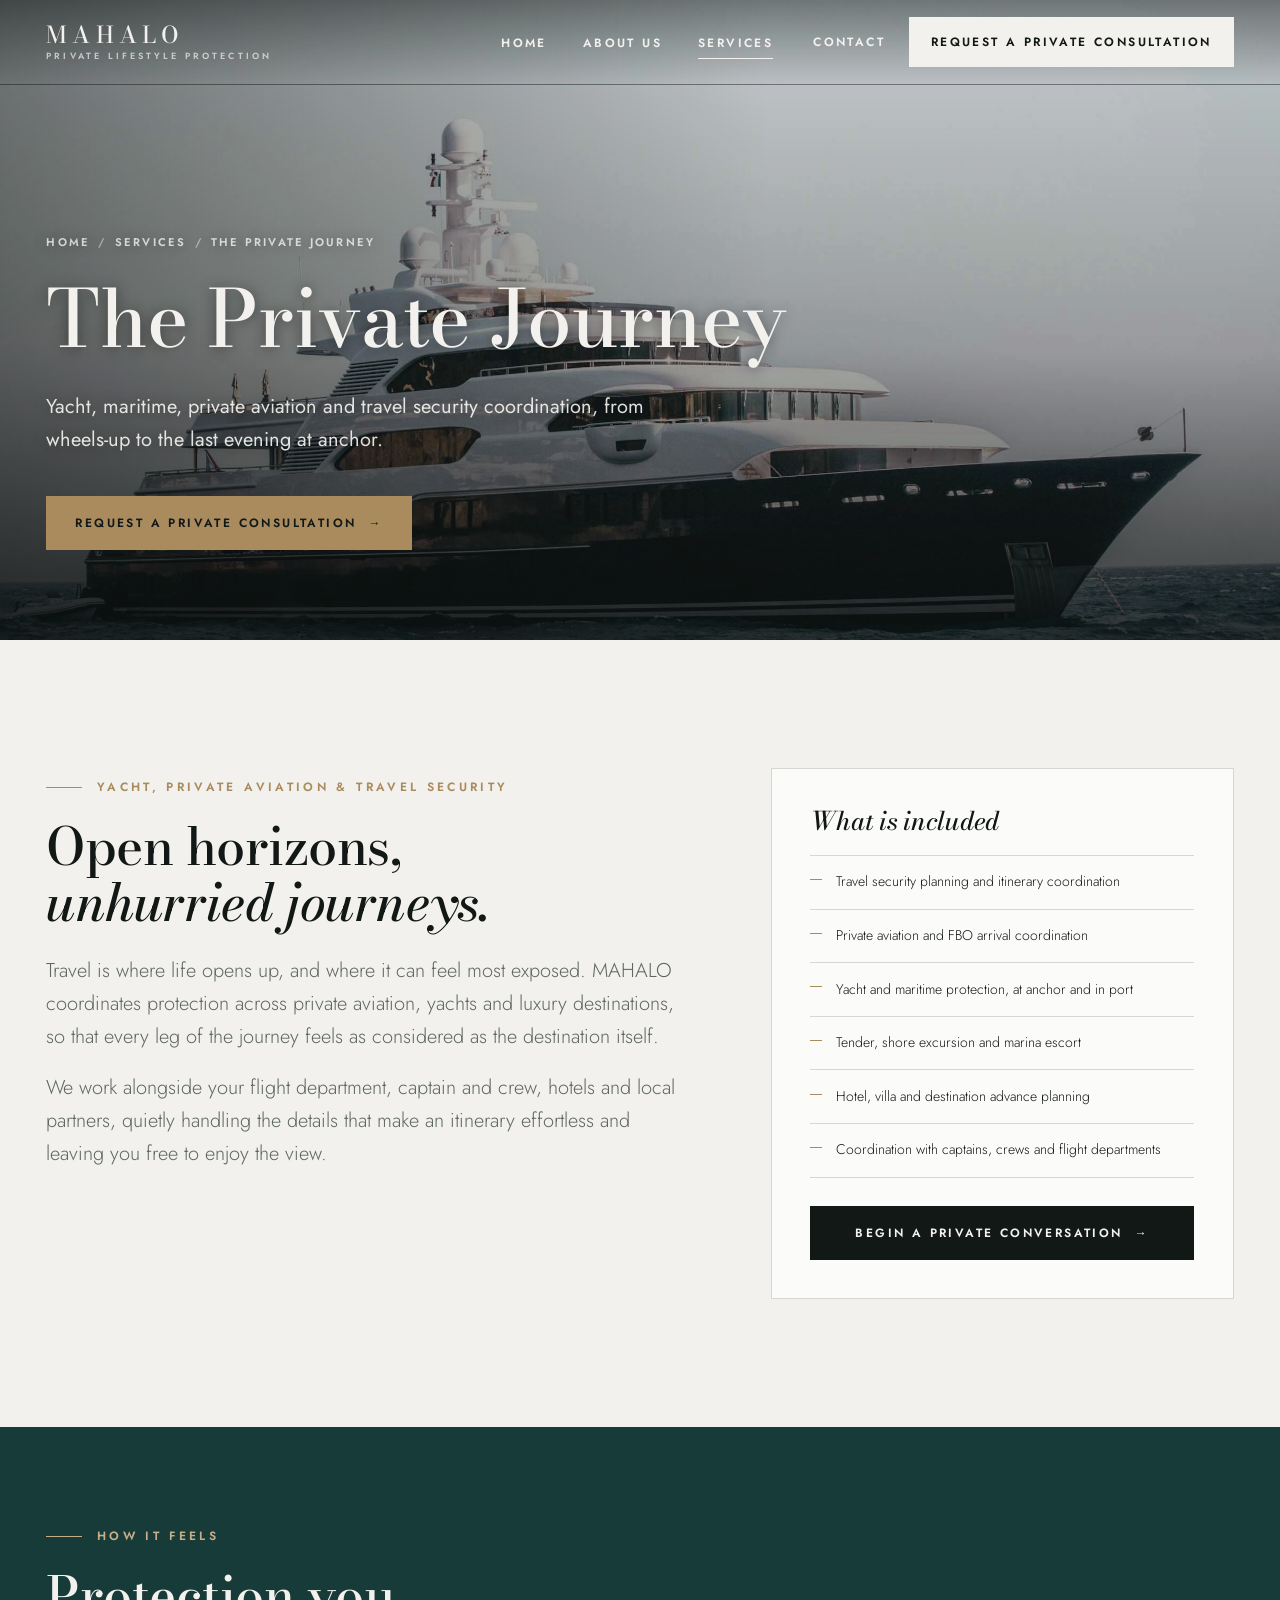
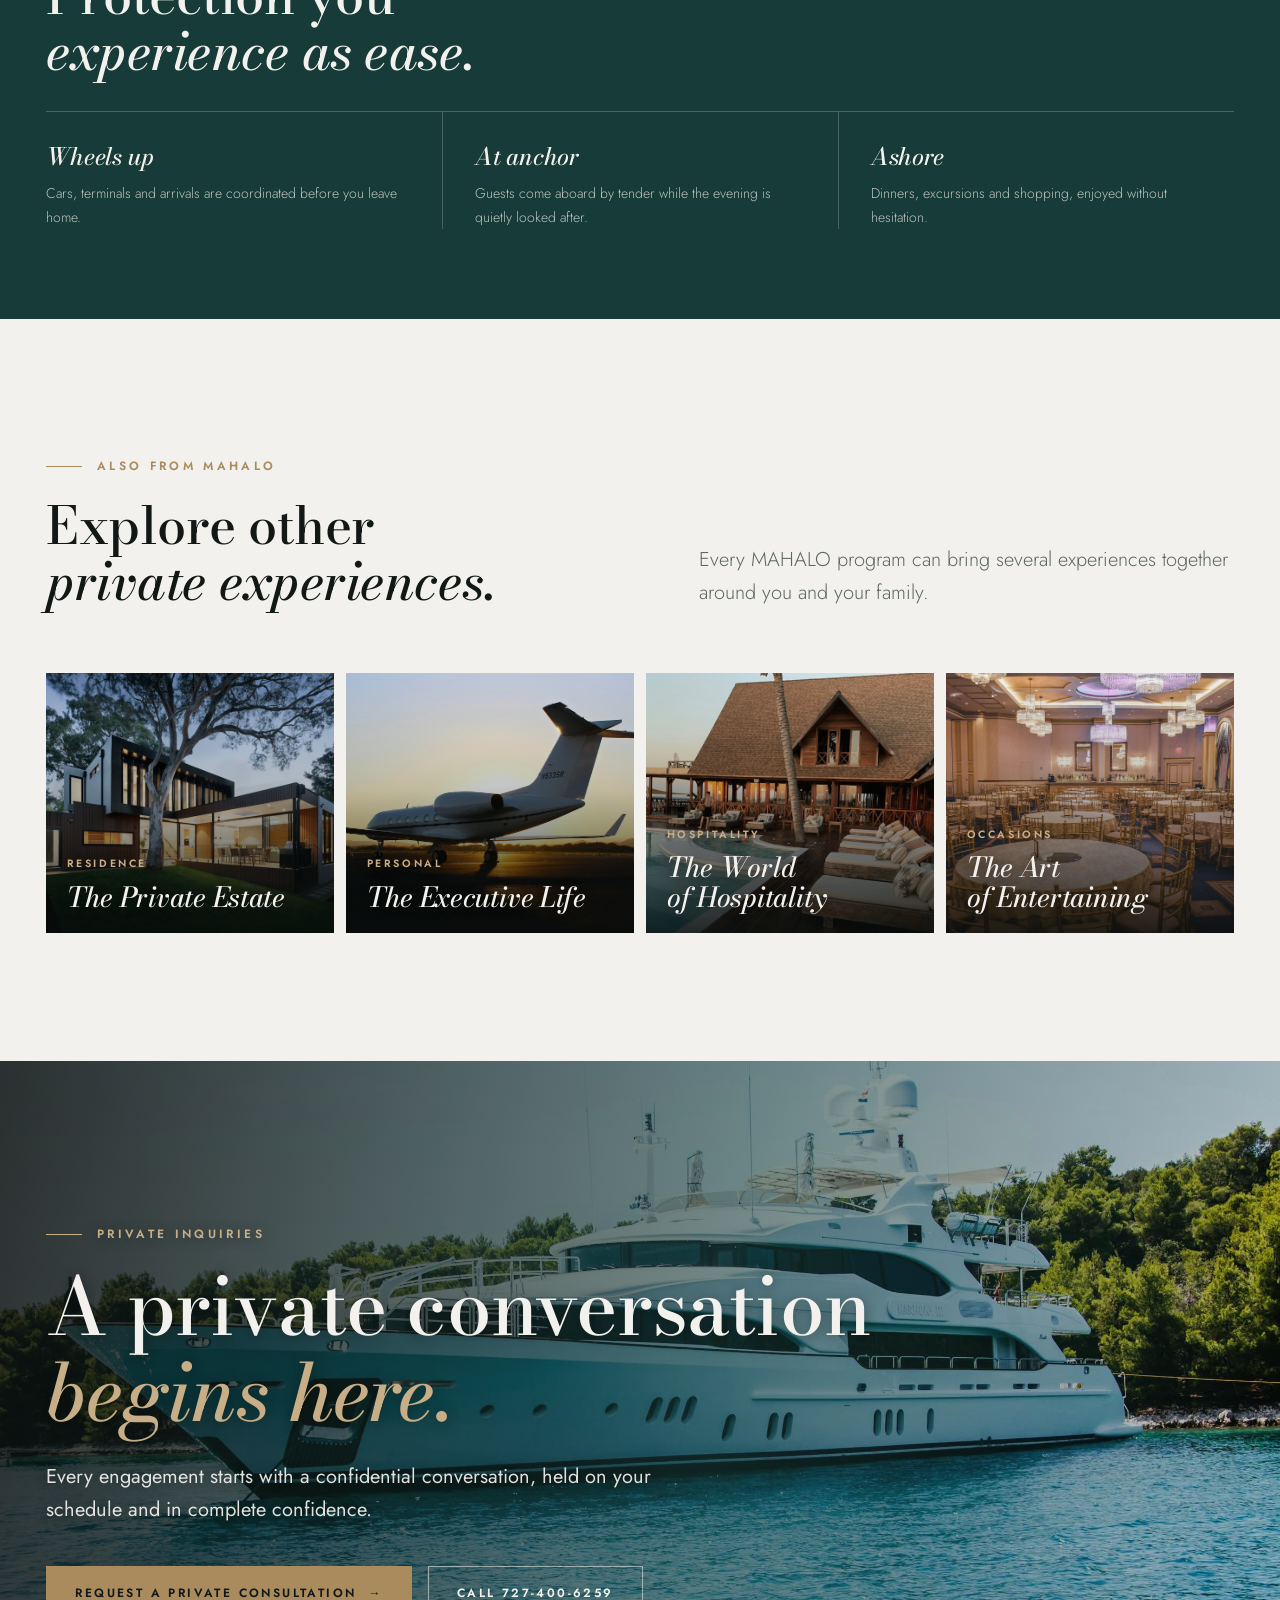
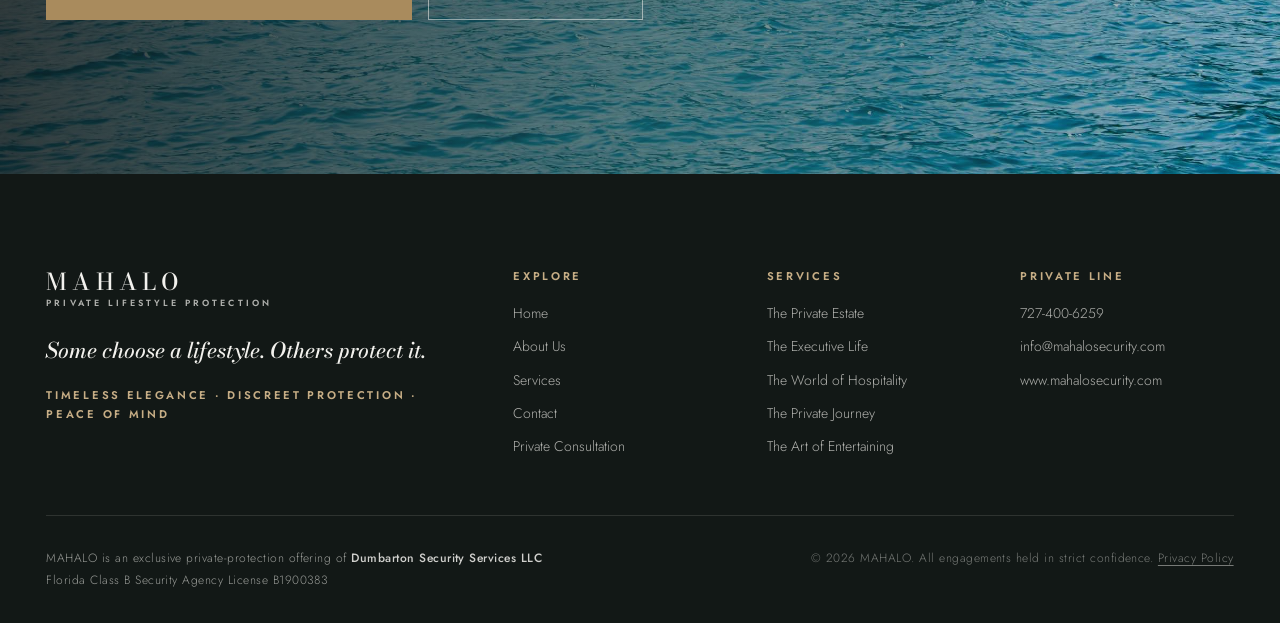
<file: Site/yacht-aviation-travel-security.html>
<!doctype html>
<html lang="en">
<head>
<meta charset="utf-8">
<meta name="viewport" content="width=device-width, initial-scale=1, viewport-fit=cover">
<title>Yacht, Private Aviation &amp; Travel Security | MAHALO</title>
<meta name="description" content="Yacht and maritime protection, private aviation and luxury travel security coordination, so every journey at sea or in the air feels effortless.">
<meta name="robots" content="index, follow, max-image-preview:large, max-snippet:-1">
<link rel="canonical" href="https://www.mahalosecurity.com/yacht-aviation-travel-security">
<meta name="theme-color" content="#121816">
<meta property="og:type" content="website">
<meta property="og:site_name" content="MAHALO Private Lifestyle Protection">
<meta property="og:title" content="Yacht, Private Aviation &amp; Travel Security | MAHALO">
<meta property="og:description" content="Yacht and maritime protection, private aviation and luxury travel security coordination, so every journey at sea or in the air feels effortless.">
<meta property="og:url" content="https://www.mahalosecurity.com/yacht-aviation-travel-security">
<meta property="og:image" content="https://www.mahalosecurity.com/assets/images/superyacht-cruising-coast-1200.jpg">
<meta name="twitter:card" content="summary_large_image">
<meta name="twitter:title" content="Yacht, Private Aviation &amp; Travel Security | MAHALO">
<meta name="twitter:description" content="Yacht and maritime protection, private aviation and luxury travel security coordination, so every journey at sea or in the air feels effortless.">
<meta name="twitter:image" content="https://www.mahalosecurity.com/assets/images/superyacht-cruising-coast-1200.jpg">
<link rel="icon" href="assets/favicon.svg" type="image/svg+xml">
<link rel="preconnect" href="https://fonts.googleapis.com">
<link rel="preconnect" href="https://fonts.gstatic.com" crossorigin>
<link rel="stylesheet" href="https://fonts.googleapis.com/css2?family=Bodoni+Moda:ital,opsz,wght@0,6..96,400..600;1,6..96,400..600&family=Jost:wght@300..600&display=swap">
<link rel="stylesheet" href="assets/styles.css?v=18">
<script type="application/ld+json">{"@context": "https://schema.org", "@type": "Service", "name": "The Private Journey", "serviceType": "Yacht, Private Aviation & Travel Security", "description": "Yacht and maritime protection, private aviation and luxury travel security coordination, so every journey at sea or in the air feels effortless.", "url": "https://www.mahalosecurity.com/yacht-aviation-travel-security", "image": "https://www.mahalosecurity.com/assets/images/superyacht-cruising-coast-1200.jpg", "provider": {"@id": "https://www.mahalosecurity.com/#mahalo"}, "audience": {"@type": "Audience", "audienceType": "Affluent individuals and families, executives, estate owners and luxury hospitality clients"}}</script>
<script type="application/ld+json">{"@context": "https://schema.org", "@type": "BreadcrumbList", "itemListElement": [{"@type": "ListItem", "position": 1, "name": "Home", "item": "https://www.mahalosecurity.com/"}, {"@type": "ListItem", "position": 2, "name": "Services", "item": "https://www.mahalosecurity.com/services"}, {"@type": "ListItem", "position": 3, "name": "The Private Journey", "item": "https://www.mahalosecurity.com/yacht-aviation-travel-security"}]}</script>
</head>
<body class="has-hero">
<a class="skip-link" href="#main">Skip to content</a>
<header class="site-header">
  <div class="wrap header-inner">
    <a class="brand" href="index.html" aria-label="MAHALO, Private Lifestyle Protection, home">
      <!-- Brand wordmark. Replace with the final MAHALO logo artwork when approved. -->
      <span class="brand-word"><strong>MAHALO</strong><small>Private Lifestyle Protection</small></span>
    </a>
    <button class="menu-toggle" type="button" aria-expanded="false" aria-controls="primary-nav" aria-label="Open menu"><span></span><span></span></button>
    <nav class="primary-nav" id="primary-nav" aria-label="Primary">
      <ul class="nav-links">
          <li><a href="index.html">Home</a></li>
          <li><a href="about.html">About Us</a></li>
          <li><a href="services.html" aria-current="page">Services</a></li>
      </ul>
      <div class="nav-ctas">
        <a class="nav-contact" href="contact.html">Contact</a>
        <a class="btn" href="consultation.html">Request a Private Consultation</a>
      </div>
    </nav>
  </div>
</header>
<main id="main">
<section class="hero hero--page">
  <div class="hero-media"><img src="assets/images/superyacht-cruising-coast-2400.jpg" srcset="assets/images/superyacht-cruising-coast-1200.jpg 1200w, assets/images/superyacht-cruising-coast-2400.jpg 2400w" sizes="100vw" alt="A superyacht cruising along the coast" fetchpriority="high"></div>
  <div class="wrap hero-content">
    <div>
      <ol class="crumbs rise"><li><a href="index.html">Home</a></li><li><a href="services.html">Services</a></li><li aria-current="page">The Private Journey</li></ol>
      <h1 class="rise rise-2">The Private Journey</h1>
      <p class="lede rise rise-3">Yacht, maritime, private aviation and travel security coordination, from wheels-up to the last evening at anchor.</p>
      <div class="hero-actions rise rise-4">
        <a class="btn btn--brass" href="consultation.html?service=journey">Request a Private Consultation <span class="arrow" aria-hidden="true">→</span></a>
      </div>
    </div>
  </div>
</section>

<section class="section">
  <div class="wrap detail-grid">
    <div class="detail-copy reveal">
      <span class="eyebrow">Yacht, Private Aviation & Travel Security</span>
      <h2>Open horizons, <em>unhurried journeys.</em></h2>
      <p class="lede">Travel is where life opens up, and where it can feel most exposed. MAHALO coordinates protection across private aviation, yachts and luxury destinations, so that every leg of the journey feels as considered as the destination itself.</p>
      <p class="lede">We work alongside your flight department, captain and crew, hotels and local partners, quietly handling the details that make an itinerary effortless and leaving you free to enjoy the view.</p>
    </div>
    <aside class="included reveal">
      <h3>What is included</h3>
      <ul><li>Travel security planning and itinerary coordination</li><li>Private aviation and FBO arrival coordination</li><li>Yacht and maritime protection, at anchor and in port</li><li>Tender, shore excursion and marina escort</li><li>Hotel, villa and destination advance planning</li><li>Coordination with captains, crews and flight departments</li></ul>
      <a class="btn" href="consultation.html?service=journey">Begin a Private Conversation <span class="arrow" aria-hidden="true">→</span></a>
    </aside>
  </div>
</section>

<section class="section section--dark section--tight">
  <div class="wrap">
    <div class="section-head reveal" style="margin-bottom:2rem">
      <div><span class="eyebrow">How it feels</span><h2>Protection you <em>experience as ease.</em></h2></div>
    </div>
    <div class="moments reveal">
      <div><h3>Wheels up</h3><p>Cars, terminals and arrivals are coordinated before you leave home.</p></div>
      <div><h3>At anchor</h3><p>Guests come aboard by tender while the evening is quietly looked after.</p></div>
      <div><h3>Ashore</h3><p>Dinners, excursions and shopping, enjoyed without hesitation.</p></div>
    </div>
  </div>
</section>

<section class="section">
  <div class="wrap">
    <div class="section-head reveal">
      <div><span class="eyebrow">Also from MAHALO</span><h2>Explore other <em>private experiences.</em></h2></div>
      <p class="lede">Every MAHALO program can bring several experiences together around you and your family.</p>
    </div>
    <div class="related">
      <a class="experience reveal" href="estate-protection.html">
        <img src="assets/images/private-residence-dusk-900.jpg" alt="A private residence glowing at dusk beneath a great oak" loading="lazy" decoding="async">
        <div class="experience-body"><span>Residence</span><h3>The Private Estate</h3></div>
      </a>
      <a class="experience reveal" href="executive-protection.html">
        <img src="assets/images/private-jet-runway-sunset-900.jpg" alt="A private jet on the tarmac at sunset" loading="lazy" decoding="async">
        <div class="experience-body"><span>Personal</span><h3>The Executive Life</h3></div>
      </a>
      <a class="experience reveal" href="luxury-hospitality-security.html">
        <img src="assets/images/luxury-resort-pool-palms-900.jpg" alt="A luxury resort pool surrounded by palms" loading="lazy" decoding="async">
        <div class="experience-body"><span>Hospitality</span><h3>The World of Hospitality</h3></div>
      </a>
      <a class="experience reveal" href="private-event-security.html">
        <img src="assets/images/private-celebration-ballroom-900.jpg" alt="A candlelit table set for a private celebration" loading="lazy" decoding="async">
        <div class="experience-body"><span>Occasions</span><h3>The Art of Entertaining</h3></div>
      </a>
    </div>
  </div>
</section>

<section class="cta-band" aria-labelledby="cta-title">
  <img src="assets/images/superyacht-at-anchor-2400.jpg" srcset="assets/images/superyacht-at-anchor-1200.jpg 1200w, assets/images/superyacht-at-anchor-2400.jpg 2400w" sizes="100vw" alt="" loading="lazy" decoding="async">
  <div class="wrap">
    <span class="eyebrow">Private inquiries</span>
    <h2 id="cta-title">A private conversation <em>begins here.</em></h2>
    <p class="lede">Every engagement starts with a confidential conversation, held on your schedule and in complete confidence.</p>
    <div class="cta-actions">
      <a class="btn btn--brass" href="consultation.html">Request a Private Consultation <span class="arrow" aria-hidden="true">→</span></a>
      <a class="btn btn--ghost-light" href="tel:+17274006259">Call 727-400-6259</a>
    </div>
  </div>
</section>

</main>
<footer class="site-footer">
  <div class="wrap">
    <div class="footer-top">
      <div class="footer-brand">
        <a class="brand" href="index.html" aria-label="MAHALO, Private Lifestyle Protection, home">
      <!-- Brand wordmark. Replace with the final MAHALO logo artwork when approved. -->
      <span class="brand-word"><strong>MAHALO</strong><small>Private Lifestyle Protection</small></span>
    </a>
        <p class="footer-tagline">Some choose a lifestyle. Others protect it.</p>
        <p class="footer-statement">Timeless elegance · Discreet protection · Peace of mind</p>
      </div>
      <div class="footer-col">
        <h4>Explore</h4>
        <ul>
          <li><a href="index.html">Home</a></li>
          <li><a href="about.html">About Us</a></li>
          <li><a href="services.html">Services</a></li>
          <li><a href="contact.html">Contact</a></li>
          <li><a href="consultation.html">Private Consultation</a></li>
        </ul>
      </div>
      <div class="footer-col">
        <h4>Services</h4>
        <ul>
          <li><a href="estate-protection.html">The Private Estate</a></li>
          <li><a href="executive-protection.html">The Executive Life</a></li>
          <li><a href="luxury-hospitality-security.html">The World of Hospitality</a></li>
          <li><a href="yacht-aviation-travel-security.html">The Private Journey</a></li>
          <li><a href="private-event-security.html">The Art of Entertaining</a></li>
        </ul>
      </div>
      <div class="footer-col">
        <h4>Private Line</h4>
        <ul>
          <li><a href="tel:+17274006259">727-400-6259</a></li>
          <li><a href="mailto:info@mahalosecurity.com">info@mahalosecurity.com</a></li>
          <li><a href="https://www.mahalosecurity.com/">www.mahalosecurity.com</a></li>
        </ul>
      </div>
    </div>
    <div class="footer-bottom">
      <p class="license">MAHALO is an exclusive private-protection offering of <strong>Dumbarton Security Services LLC</strong><br>Florida Class B Security Agency License B1900383</p>
      <span>&copy; <span id="year">2026</span> MAHALO. All engagements held in strict confidence. <a href="privacy.html">Privacy Policy</a></span>
    </div>
  </div>
</footer>
<script src="assets/main.js?v=18"></script>
</body>
</html>
</file>
<file: Site/assets/styles.css>
/* ==========================================================================
   Mahalo — Private Lifestyle Protection
   Design tokens
   ========================================================================== */
:root {
  --salt: #f2f1ed;
  --salt-2: #e8e7e1;
  --basalt: #121816;
  --basalt-2: #1c2421;
  --lagoon: #173b38;
  --lagoon-2: #21504b;
  --brass: #a98b5d;
  --brass-soft: #c7ae86;
  --mist: #d5d8d2;
  --stone: #5e6763;
  --stone-light: #9aa39e;

  --font-display: "Bodoni Moda", "Didot", "Bodoni 72", Georgia, serif;
  /* Bodoni Moda text cut: sturdier hairlines, better over imagery */
  --display-opsz: "opsz" 11;
  --display-weight: 500;
  /* small uppercase labels and text set over photography */
  --label-weight: 600;
  --on-image-weight: 400;
  --on-image-shadow: 0 1px 14px rgba(8, 12, 11, 0.45);
  --font-body: "Jost", "Futura", "Avenir Next", "Helvetica Neue", Arial, sans-serif;

  /* type scale */
  --t-xs: 0.75rem;
  --t-sm: 0.875rem;
  --t-base: 1.0625rem;
  --t-lg: 1.25rem;
  --t-xl: clamp(1.5rem, 1.2rem + 1.2vw, 2rem);
  --t-2xl: clamp(2rem, 1.4rem + 2.4vw, 3.25rem);
  --t-3xl: clamp(2.6rem, 1.6rem + 4.2vw, 5.25rem);

  --gutter: clamp(1rem, 0.5rem + 3vw, 3.5rem);
  --maxw: 1320px;
  --header-h: 84px;
  --ease: cubic-bezier(0.22, 0.61, 0.36, 1);
}

*, *::before, *::after { box-sizing: border-box; }

html { scroll-behavior: smooth; -webkit-text-size-adjust: 100%; }

body {
  margin: 0;
  background: var(--salt);
  color: var(--basalt);
  font-family: var(--font-body);
  font-weight: 300;
  font-size: var(--t-base);
  line-height: 1.7;
  -webkit-font-smoothing: antialiased;
  text-rendering: optimizeLegibility;
}

img { max-width: 100%; display: block; }
a { color: inherit; }

h1, h2, h3, h4 {
  font-family: var(--font-display);
  font-variation-settings: var(--display-opsz);
  font-weight: var(--display-weight);
  line-height: 1.08;
  letter-spacing: -0.01em;
  margin: 0;
  text-wrap: balance;
}
h1 em, h2 em, h3 em { font-style: italic; }
p { margin: 0; }

:focus-visible { outline: 2px solid var(--brass); outline-offset: 3px; }

.wrap {
  width: 100%;
  max-width: var(--maxw);
  margin-inline: auto;
  padding-inline: var(--gutter);
}

.eyebrow {
  font-family: var(--font-body);
  font-size: var(--t-xs);
  font-weight: var(--label-weight);
  letter-spacing: 0.28em;
  text-transform: uppercase;
  color: var(--brass);
  display: inline-flex;
  align-items: center;
  gap: 0.9rem;
}
.eyebrow::before {
  content: "";
  width: 2.25rem;
  height: 1px;
  background: currentColor;
}

.lede {
  font-size: var(--t-lg);
  line-height: 1.65;
  color: var(--stone);
  max-width: 34em;
}

.skip-link {
  position: absolute;
  left: -999px;
  top: 0;
  background: var(--basalt);
  color: var(--salt);
  padding: 0.75rem 1rem;
  z-index: 200;
}
.skip-link:focus { left: 1rem; top: 1rem; }

/* ==========================================================================
   Buttons
   ========================================================================== */
.btn {
  --btn-bg: var(--basalt);
  --btn-fg: var(--salt);
  --btn-bd: var(--basalt);
  display: inline-flex;
  align-items: center;
  justify-content: center;
  gap: 0.75rem;
  padding: 1rem 1.75rem;
  background: var(--btn-bg);
  color: var(--btn-fg);
  border: 1px solid var(--btn-bd);
  font-family: var(--font-body);
  font-size: var(--t-xs);
  font-weight: var(--label-weight);
  letter-spacing: 0.2em;
  text-transform: uppercase;
  text-decoration: none;
  cursor: pointer;
  transition: background 0.35s var(--ease), color 0.35s var(--ease), border-color 0.35s var(--ease);
  white-space: nowrap;
}
.btn:hover { --btn-bg: var(--lagoon); --btn-bd: var(--lagoon); }
.btn .arrow { transition: transform 0.35s var(--ease); }
.btn:hover .arrow { transform: translateX(4px); }

.btn--brass { --btn-bg: var(--brass); --btn-bd: var(--brass); --btn-fg: var(--basalt); }
.btn--brass:hover { --btn-bg: var(--brass-soft); --btn-bd: var(--brass-soft); --btn-fg: var(--basalt); }

.btn--ghost { --btn-bg: transparent; --btn-fg: var(--basalt); --btn-bd: currentColor; }
.btn--ghost:hover { --btn-bg: var(--basalt); --btn-fg: var(--salt); --btn-bd: var(--basalt); }

.btn--ghost-light { --btn-bg: transparent; --btn-fg: var(--salt); --btn-bd: rgba(242, 241, 237, 0.55); }
.btn--ghost-light:hover { --btn-bg: var(--salt); --btn-fg: var(--basalt); --btn-bd: var(--salt); }

.text-link {
  font-size: var(--t-xs);
  font-weight: var(--label-weight);
  letter-spacing: 0.2em;
  text-transform: uppercase;
  text-decoration: none;
  padding-bottom: 0.3rem;
  border-bottom: 1px solid currentColor;
  display: inline-flex;
  gap: 0.6rem;
  align-items: center;
}
.text-link:hover { color: var(--brass); }

/* ==========================================================================
   Header (sticky)
   ========================================================================== */
.site-header {
  position: fixed;
  inset: 0 0 auto 0;
  z-index: 100;
  padding-top: env(safe-area-inset-top, 0px);
  color: var(--basalt);
  background: rgba(242, 241, 237, 0.92);
  backdrop-filter: saturate(140%) blur(14px);
  -webkit-backdrop-filter: saturate(140%) blur(14px);
  border-bottom: 1px solid rgba(18, 24, 22, 0.08);
  transition: background 0.45s var(--ease), color 0.45s var(--ease), border-color 0.45s var(--ease);
}
/* Over a photo hero, the header starts transparent and turns solid on scroll */
.has-hero .site-header:not(.is-scrolled):not(.menu-open) {
  background: linear-gradient(to bottom, rgba(10, 14, 13, 0.45), rgba(10, 14, 13, 0));
  backdrop-filter: none;
  -webkit-backdrop-filter: none;
  border-color: transparent;
  color: var(--salt);
}

.header-inner {
  height: var(--header-h);
  display: flex;
  align-items: center;
  justify-content: space-between;
  gap: 2rem;
}

/* ---- LOGO PLACEHOLDER: replace .brand contents with the Mahalo logo ---- */
.brand {
  display: inline-flex;
  align-items: center;
  gap: 0.8rem;
  text-decoration: none;
  flex-shrink: 0;
}
.brand-mark {
  width: 38px;
  height: 38px;
  border: 1px dashed currentColor;
  border-radius: 50%;
  display: grid;
  place-items: center;
  font-family: var(--font-display);
  font-variation-settings: var(--display-opsz);
  font-weight: var(--display-weight);
  font-style: italic;
  font-size: 1.1rem;
  opacity: 0.9;
}
.brand-word {
  display: flex;
  flex-direction: column;
  line-height: 1;
}
.brand-word strong {
  font-family: var(--font-display);
  font-variation-settings: var(--display-opsz);
  font-weight: 500;
  font-size: 1.45rem;
  letter-spacing: 0.22em;
}
.brand-word small {
  font-size: 0.56rem;
  letter-spacing: 0.34em;
  text-transform: uppercase; font-weight: var(--label-weight);
  margin-top: 0.4rem;
  opacity: 0.7;
}

.primary-nav { display: flex; align-items: center; gap: 2.5rem; }
.nav-links {
  display: flex;
  gap: 2.25rem;
  list-style: none;
  margin: 0;
  padding: 0;
}
.nav-links a {
  white-space: nowrap;
  font-size: var(--t-xs);
  font-weight: var(--label-weight);
  letter-spacing: 0.2em;
  text-transform: uppercase;
  text-decoration: none;
  position: relative;
  padding-block: 0.4rem;
}
.nav-links a::after {
  content: "";
  position: absolute;
  left: 0;
  right: 0;
  bottom: 0;
  height: 1px;
  background: currentColor;
  transform: scaleX(0);
  transform-origin: left;
  transition: transform 0.4s var(--ease);
}
.nav-links a:hover::after,
.nav-links a[aria-current="page"]::after,
.nav-contact:hover::after,
.nav-contact[aria-current="page"]::after { transform: scaleX(1); }
.nav-contact {
  font-size: var(--t-xs);
  font-weight: var(--label-weight);
  letter-spacing: 0.2em;
  text-transform: uppercase;
  text-decoration: none;
  position: relative;
  padding-block: 0.4rem;
}
.nav-contact::after {
  content: "";
  position: absolute;
  left: 0; right: 0; bottom: 0;
  height: 1px;
  background: currentColor;
  transform: scaleX(0);
  transform-origin: left;
  transition: transform 0.4s var(--ease);
}

.nav-ctas { display: flex; align-items: center; gap: 1.5rem; }
.nav-ctas .btn { padding: 0.85rem 1.3rem; }
.has-hero .site-header:not(.is-scrolled):not(.menu-open) .nav-ctas .btn {
  --btn-bg: var(--salt); --btn-fg: var(--basalt); --btn-bd: var(--salt);
}

.menu-toggle {
  display: none;
  background: none;
  border: 0;
  color: inherit;
  width: 44px;
  height: 44px;
  padding: 0;
  cursor: pointer;
  position: relative;
}
.menu-toggle span {
  position: absolute;
  left: 10px;
  right: 10px;
  height: 1px;
  background: currentColor;
  transition: transform 0.35s var(--ease), opacity 0.2s;
}
.menu-toggle span:nth-child(1) { top: 17px; }
.menu-toggle span:nth-child(2) { top: 26px; }
.menu-open .menu-toggle span:nth-child(1) { transform: translateY(4.5px) rotate(45deg); }
.menu-open .menu-toggle span:nth-child(2) { transform: translateY(-4.5px) rotate(-45deg); }

@media (max-width: 1080px) {
  .nav-links { gap: 1.25rem; }
  .primary-nav { gap: 1.25rem; }
  .nav-ctas .btn { padding-inline: 1rem; }
  .nav-ctas .nav-contact { display: none; }
}

@media (max-width: 900px) {
  :root { --header-h: 72px; }
  /* backdrop-filter would trap the fixed menu panel inside the header */
  .site-header, .has-hero .site-header:not(.is-scrolled):not(.menu-open) { backdrop-filter: none; -webkit-backdrop-filter: none; }
  .site-header { background: rgba(242, 241, 237, 0.97); }
  .menu-toggle { display: block; }
  .primary-nav {
    position: fixed;
    inset: calc(var(--header-h) + env(safe-area-inset-top, 0px)) 0 0 0;
    background: var(--salt);
    color: var(--basalt);
    flex-direction: column;
    align-items: stretch;
    justify-content: space-between;
    gap: 2rem;
    padding: 2.5rem var(--gutter) calc(2.5rem + env(safe-area-inset-bottom, 0px));
    overflow-y: auto;
    opacity: 0;
    visibility: hidden;
    transform: translateY(-8px);
    transition: opacity 0.35s var(--ease), transform 0.35s var(--ease), visibility 0.35s;
  }
  .menu-open .primary-nav { opacity: 1; visibility: visible; transform: none; }
  .nav-links { flex-direction: column; gap: 0; }
  .nav-links li { border-bottom: 1px solid var(--mist); }
  .nav-links a {
    display: block;
    font-family: var(--font-display);
  font-variation-settings: var(--display-opsz);
    font-size: 2.1rem;
    font-weight: var(--display-weight);
    letter-spacing: 0;
    text-transform: none;
    padding-block: 1rem;
  }
  .nav-links a::after { display: none; }
  .nav-links a[aria-current="page"] { font-style: italic; color: var(--lagoon); }
  .primary-nav { justify-content: flex-start; gap: 0; }
  .nav-ctas { flex: 1; flex-direction: column; align-items: stretch; gap: 2rem; }
  .nav-ctas .btn { padding: 1.1rem 1.5rem; margin-top: auto; }
  .nav-ctas .nav-contact { display: block; font-family: var(--font-display);
  font-variation-settings: var(--display-opsz); font-size: 2.1rem; font-weight: var(--display-weight); letter-spacing: 0; text-transform: none; padding-block: 1rem; border-bottom: 1px solid var(--mist); }
  .nav-ctas .nav-contact::after { display: none; }
  body.menu-locked { overflow: hidden; }
}

/* ==========================================================================
   Heroes
   ========================================================================== */
.hero {
  position: relative;
  min-height: min(94vh, 900px);
  display: flex;
  align-items: flex-end;
  color: var(--salt);
  background: var(--basalt);
  overflow: hidden;
  isolation: isolate;
}
.hero-media {
  position: absolute;
  inset: 0;
  z-index: -2;
}
.hero-media img {
  width: 100%;
  height: 100%;
  object-fit: cover;
  animation: drift 24s var(--ease) both;
}
.hero::after {
  content: "";
  position: absolute;
  inset: 0;
  z-index: -1;
  background:
    linear-gradient(to top, rgba(10, 14, 13, 0.82) 0%, rgba(10, 14, 13, 0.35) 45%, rgba(10, 14, 13, 0.15) 100%),
    linear-gradient(to right, rgba(10, 14, 13, 0.45), rgba(10, 14, 13, 0) 60%);
}
@keyframes drift {
  from { transform: scale(1.08); }
  to { transform: scale(1); }
}

.hero-content {
  padding-top: calc(var(--header-h) + 4rem);
  padding-bottom: clamp(3rem, 7vw, 6rem);
  display: grid;
  grid-template-columns: minmax(0, 1fr) auto;
  align-items: end;
  gap: 3rem;
}
.hero h1 {
  font-size: var(--t-3xl);
  max-width: 13em;
  margin-top: 1.5rem;
}
.hero h1 em { color: var(--brass-soft); white-space: nowrap; }
.hero .lede { color: rgba(242, 241, 237, 0.92); font-weight: var(--on-image-weight); margin-top: 1.75rem; max-width: 32em; }
.hero-actions { display: flex; flex-wrap: wrap; gap: 1rem; margin-top: 2.5rem; }
.hero .eyebrow { color: var(--salt); }
.hero .eyebrow::before { background: var(--brass-soft); }
.hero-content, .cta-band .wrap, .tile-caption { text-shadow: var(--on-image-shadow); }
.hero .btn, .cta-band .btn { text-shadow: none; }

.hero-aside {
  max-width: 17rem;
  border-left: 1px solid rgba(242, 241, 237, 0.3);
  padding-left: 1.5rem;
  font-size: var(--t-sm);
  font-weight: var(--on-image-weight);
  color: rgba(242, 241, 237, 0.88);
}
.hero-aside strong {
  display: block;
  font-family: var(--font-display);
  font-variation-settings: var(--display-opsz);
  font-weight: var(--display-weight);
  font-style: italic;
  font-size: 1.35rem;
  color: var(--salt);
  margin-bottom: 0.4rem;
}

.hero--page { min-height: min(72vh, 640px); }
.hero--page h1 { font-size: var(--t-3xl); }

/* load sequence — elements begin visible; animation only adds polish */
.rise { animation: rise 1.1s var(--ease) both; }
.rise-2 { animation-delay: 0.12s; }
.rise-3 { animation-delay: 0.24s; }
.rise-4 { animation-delay: 0.36s; }
@keyframes rise {
  from { opacity: 0.001; transform: translateY(18px); }
  to { opacity: 1; transform: none; }
}

@media (max-width: 900px) {
  .hero-content { grid-template-columns: 1fr; }
  .hero-aside { display: none; }
}
@media (max-width: 520px) {
  .hero-actions .btn { flex: 1 1 100%; }
}

/* ==========================================================================
   Sections
   ========================================================================== */
.section { padding-block: clamp(4.5rem, 10vw, 9rem); }
.section--tight { padding-block: clamp(3.5rem, 7vw, 6rem); }
.section--dark { background: var(--lagoon); color: var(--salt); }
.section--dark .lede { color: rgba(242, 241, 237, 0.75); }
.section--dark .eyebrow { color: var(--brass-soft); }
.section--basalt { background: var(--basalt); color: var(--salt); }
.section--basalt .lede { color: rgba(242, 241, 237, 0.7); }
.section--sand { background: var(--salt-2); }

.section-head {
  display: grid;
  grid-template-columns: minmax(0, 1.1fr) minmax(0, 1fr);
  gap: 2rem 4rem;
  align-items: end;
  margin-bottom: clamp(2.5rem, 5vw, 4.5rem);
}
.section-head h2 { font-size: var(--t-2xl); margin-top: 1.25rem; }
@media (max-width: 820px) {
  .section-head { grid-template-columns: 1fr; }
}

/* ---- Philosophy / meaning ---- */
.meaning {
  display: grid;
  grid-template-columns: minmax(0, 5fr) minmax(0, 7fr);
  gap: clamp(2.5rem, 6vw, 7rem);
  align-items: start;
}
.pronounce {
  font-family: var(--font-display);
  font-variation-settings: var(--display-opsz);
  font-weight: var(--display-weight);
  font-size: clamp(3.5rem, 2rem + 6vw, 7.5rem);
  line-height: 0.95;
  letter-spacing: -0.02em;
}
.pronounce-meta {
  margin-top: 1.25rem;
  font-size: var(--t-sm);
  color: var(--stone);
  letter-spacing: 0.04em;
}
.pronounce-meta i { font-family: var(--font-display);
  font-variation-settings: var(--display-opsz);
  font-weight: var(--display-weight); font-size: 1.05rem; color: var(--basalt); }
.meaning-statement {
  font-family: var(--font-display);
  font-variation-settings: var(--display-opsz);
  font-weight: var(--display-weight);
  font-size: var(--t-xl);
  line-height: 1.4;
  max-width: 26em;
}
.meaning-statement em { color: var(--lagoon-2); }

.pillars {
  display: grid;
  grid-template-columns: repeat(4, minmax(0, 1fr));
  margin-top: clamp(3rem, 6vw, 5rem);
  border-top: 1px solid var(--mist);
}
.pillar {
  padding: 2rem 1.75rem 0 0;
}
.pillar + .pillar { padding-left: 1.75rem; border-left: 1px solid var(--mist); }
.pillar h3 {
  font-size: 1.6rem;
  font-style: italic;
  margin-bottom: 0.75rem;
}
.pillar p { font-size: var(--t-sm); color: var(--stone); line-height: 1.7; }
@media (max-width: 1000px) {
  .meaning { grid-template-columns: 1fr; }
}
@media (max-width: 820px) {
  .pillars { grid-template-columns: repeat(2, minmax(0, 1fr)); }
  .pillar:nth-child(3) { padding-left: 0; border-left: 0; }
  .pillar { padding-bottom: 1.5rem; }
}
@media (max-width: 480px) {
  .pillars { grid-template-columns: 1fr; }
  .pillar, .pillar + .pillar { padding-left: 0; border-left: 0; border-bottom: 1px solid var(--mist); }
}

/* ---- Lifestyle mosaic ---- */
.mosaic {
  display: grid;
  grid-template-columns: repeat(12, minmax(0, 1fr));
  grid-auto-rows: clamp(120px, 14vw, 190px);
  gap: clamp(0.75rem, 1.5vw, 1.25rem);
}
.tile {
  position: relative;
  overflow: hidden;
  color: var(--salt);
  text-decoration: none;
  background: var(--basalt-2);
}
.tile img {
  position: absolute;
  inset: 0;
  width: 100%;
  height: 100%;
  object-fit: cover;
  transition: transform 1.4s var(--ease);
}
.tile::after {
  content: "";
  position: absolute;
  inset: 0;
  background: linear-gradient(to top, rgba(10, 14, 13, 0.75), rgba(10, 14, 13, 0) 55%);
}
.tile:hover img { transform: scale(1.045); }
.tile-caption {
  position: absolute;
  left: 0;
  right: 0;
  bottom: 0;
  z-index: 1;
  padding: clamp(1rem, 2vw, 1.75rem);
}
.tile-caption span {
  font-size: 0.68rem;
  letter-spacing: 0.26em;
  text-transform: uppercase; font-weight: var(--label-weight);
  color: var(--brass-soft);
}
.tile-caption h3 {
  font-size: clamp(1.35rem, 1rem + 1vw, 1.9rem);
  margin-top: 0.4rem;
}
.tile--a { grid-column: span 7; grid-row: span 4; }
.tile--b { grid-column: span 5; grid-row: span 2; }
.tile--c { grid-column: span 5; grid-row: span 2; }
.tile--d { grid-column: span 4; grid-row: span 2; }
.tile--e { grid-column: span 4; grid-row: span 2; }
.tile--f { grid-column: span 4; grid-row: span 2; }
@media (max-width: 820px) {
  .mosaic { grid-template-columns: repeat(2, minmax(0, 1fr)); grid-auto-rows: 200px; }
  .tile--a { grid-column: span 2; grid-row: span 2; }
  .tile--b, .tile--c, .tile--d, .tile--e, .tile--f { grid-column: span 1; grid-row: span 1; }
}
@media (max-width: 480px) {
  .mosaic { grid-template-columns: 1fr; grid-auto-rows: 240px; }
  .tile--a { grid-column: span 1; grid-row: span 1; }
}

/* ---- Reframe (old message vs new) ---- */
.reframe { text-align: left; }
.reframe-old {
  font-family: var(--font-display);
  font-variation-settings: var(--display-opsz);
  font-weight: var(--display-weight);
  font-size: var(--t-xl);
  color: rgba(242, 241, 237, 0.45);
  text-decoration: line-through;
  text-decoration-thickness: 1px;
  text-decoration-color: var(--brass-soft);
}
.reframe-label {
  font-size: var(--t-xs);
  letter-spacing: 0.26em;
  text-transform: uppercase; font-weight: var(--label-weight);
  color: rgba(242, 241, 237, 0.55);
  margin-bottom: 0.9rem;
}
.reframe-new {
  font-family: var(--font-display);
  font-variation-settings: var(--display-opsz);
  font-weight: var(--display-weight);
  font-size: var(--t-3xl);
  line-height: 1.05;
  max-width: 15em;
  margin-top: clamp(2.5rem, 5vw, 4rem);
}
.reframe-new em { color: var(--brass-soft); }
.reframe-foot {
  display: flex;
  flex-wrap: wrap;
  justify-content: space-between;
  align-items: end;
  gap: 2rem;
  margin-top: clamp(2.5rem, 5vw, 4rem);
  padding-top: 2rem;
  border-top: 1px solid rgba(242, 241, 237, 0.18);
}

/* ---- Split feature ---- */
.split {
  display: grid;
  grid-template-columns: minmax(0, 1fr) minmax(0, 1fr);
  gap: clamp(2.5rem, 6vw, 6rem);
  align-items: center;
}
.split--flip .split-media { order: 2; }
.split-media {
  position: relative;
  aspect-ratio: 4 / 5;
  max-width: 100%;
  overflow: hidden;
}
.split-media img { width: 100%; height: 100%; object-fit: cover; }
.split-media figcaption {
  position: absolute;
  left: 1rem;
  bottom: 1rem;
  font-size: 0.68rem;
  letter-spacing: 0.24em;
  text-transform: uppercase; font-weight: var(--label-weight);
  color: var(--salt);
  background: rgba(10, 14, 13, 0.45);
  padding: 0.45rem 0.7rem;
  backdrop-filter: blur(6px);
}
.split-body h2 { font-size: var(--t-2xl); margin-block: 1.25rem 1.5rem; }
.split-body .lede + .lede { margin-top: 1rem; }
.split-body .btn, .split-body .text-link { margin-top: 2.25rem; }
@media (max-width: 860px) {
  .split { grid-template-columns: 1fr; }
  .split--flip .split-media { order: 0; }
  .split-media { aspect-ratio: 4 / 3; }
}

/* ---- Process (a true sequence) ---- */
.process {
  display: grid;
  grid-template-columns: repeat(4, minmax(0, 1fr));
  gap: 0;
  list-style: none;
  margin: 0;
  padding: 0;
  counter-reset: step;
}
.process li {
  counter-increment: step;
  padding: 2rem 2rem 0 0;
  border-top: 1px solid rgba(242, 241, 237, 0.22);
  position: relative;
}
.process li::before {
  content: counter(step, upper-roman);
  font-family: var(--font-display);
  font-variation-settings: var(--display-opsz);
  font-weight: var(--display-weight);
  font-style: italic;
  font-size: 1.1rem;
  color: var(--brass-soft);
  display: block;
  margin-bottom: 1.5rem;
}
.process li::after {
  content: "";
  position: absolute;
  top: -4px;
  left: 0;
  width: 7px;
  height: 7px;
  border-radius: 50%;
  background: var(--brass-soft);
}
.process h3 { font-size: 1.6rem; margin-bottom: 0.9rem; }
.process p { font-size: var(--t-sm); color: rgba(242, 241, 237, 0.72); max-width: 22em; }
@media (max-width: 900px) {
  .process { grid-template-columns: repeat(2, minmax(0, 1fr)); row-gap: 2.5rem; }
}
@media (max-width: 520px) {
  .process { grid-template-columns: 1fr; }
  .process li { padding-right: 0; }
}

/* ---- Principals we serve ---- */
.served {
  display: grid;
  grid-template-columns: repeat(auto-fit, minmax(min(100%, 240px), 1fr));
  border-top: 1px solid var(--mist);
}
.served > div {
  padding: 2rem 1.5rem 2rem 0;
  border-bottom: 1px solid var(--mist);
}
.served h3 { font-size: 1.45rem; margin-bottom: 0.6rem; }
.served p { font-size: var(--t-sm); color: var(--stone); }

/* ---- Assurance strip ---- */
.assurance {
  display: grid;
  grid-template-columns: repeat(3, minmax(0, 1fr));
  gap: 2rem;
}
.assurance div { border-left: 1px solid var(--brass); padding-left: 1.5rem; }
.assurance strong {
  display: block;
  font-family: var(--font-display);
  font-variation-settings: var(--display-opsz);
  font-weight: var(--display-weight);
  font-size: 1.5rem;
  margin-bottom: 0.4rem;
}
.assurance p { font-size: var(--t-sm); color: var(--stone); }
@media (max-width: 820px) { .assurance { grid-template-columns: 1fr; } }

/* ---- CTA band ---- */
.cta-band {
  position: relative;
  color: var(--salt);
  background: var(--basalt);
  isolation: isolate;
  overflow: hidden;
}
.cta-band > img {
  position: absolute;
  inset: 0;
  width: 100%;
  height: 100%;
  object-fit: cover;
  z-index: -2;
}
.cta-band::after {
  content: "";
  position: absolute;
  inset: 0;
  z-index: -1;
  background: linear-gradient(100deg, rgba(10, 14, 13, 0.85) 0%, rgba(23, 59, 56, 0.6) 55%, rgba(10, 14, 13, 0.2) 100%);
}
.cta-band .wrap { padding-block: clamp(5rem, 12vw, 10rem); }
.cta-band h2 { font-size: var(--t-3xl); max-width: 11em; margin-top: 1.25rem; }
.cta-band h2 em { color: var(--brass-soft); }
.cta-band .lede { color: rgba(242, 241, 237, 0.92); font-weight: var(--on-image-weight); margin-top: 1.5rem; }
.cta-band .eyebrow { color: var(--brass-soft); }
.cta-actions { display: flex; flex-wrap: wrap; gap: 1rem; margin-top: 2.5rem; }

/* ==========================================================================
   Services
   ========================================================================== */
.service-index {
  display: flex;
  flex-wrap: wrap;
  gap: 0.6rem;
  list-style: none;
  margin: 2.5rem 0 0;
  padding: 0;
}
.service-index a {
  display: inline-block;
  padding: 0.55rem 1rem;
  border: 1px solid rgba(242, 241, 237, 0.4);
  font-size: 0.72rem;
  letter-spacing: 0.16em;
  text-transform: uppercase; font-weight: var(--label-weight);
  text-decoration: none;
  transition: background 0.3s, color 0.3s;
}
.service-index a:hover { background: var(--salt); color: var(--basalt); }

.service {
  display: grid;
  grid-template-columns: minmax(0, 6fr) minmax(0, 5fr);
  gap: clamp(2rem, 5vw, 5.5rem);
  align-items: center;
  padding-block: clamp(3.5rem, 7vw, 6.5rem);
  border-top: 1px solid var(--mist);
  scroll-margin-top: calc(var(--header-h) + 1rem);
}
.service:first-child { border-top: 0; }
.service:nth-child(even) .service-media { order: 2; }
.service-media {
  aspect-ratio: 5 / 4;
  max-width: 100%;
  overflow: hidden;
}
.service-media img { width: 100%; height: 100%; object-fit: cover; }
.service-tag {
  font-size: 0.7rem;
  letter-spacing: 0.26em;
  text-transform: uppercase; font-weight: var(--label-weight);
  color: var(--brass);
}
.service h2 { font-size: var(--t-2xl); margin-block: 1rem 1.25rem; }
.service p { color: var(--stone); max-width: 32em; }
.service ul {
  list-style: none;
  margin: 1.75rem 0 0;
  padding: 0;
  display: grid;
  gap: 0;
  border-top: 1px solid var(--mist);
}
.service li {
  padding: 0.8rem 0 0.8rem 1.6rem;
  border-bottom: 1px solid var(--mist);
  font-size: var(--t-sm);
  position: relative;
}
.service li::before {
  content: "";
  position: absolute;
  left: 0;
  top: 1.35rem;
  width: 0.7rem;
  height: 1px;
  background: var(--brass);
}
@media (max-width: 860px) {
  .service { grid-template-columns: 1fr; }
  .service:nth-child(even) .service-media { order: 0; }
  .service-media { aspect-ratio: 16 / 10; }
}

/* ==========================================================================
   Forms
   ========================================================================== */
.form-layout {
  display: grid;
  grid-template-columns: minmax(0, 4fr) minmax(0, 7fr);
  gap: clamp(2.5rem, 6vw, 6rem);
  align-items: start;
}
.form-aside h2 { font-size: var(--t-2xl); margin-block: 1.25rem 1.5rem; }
.form-aside .lede { font-size: var(--t-base); }
.form-aside dl { margin: 2.5rem 0 0; display: grid; gap: 1.5rem; }
.form-aside dt {
  font-size: 0.7rem;
  letter-spacing: 0.24em;
  text-transform: uppercase; font-weight: var(--label-weight);
  color: var(--brass);
  margin-bottom: 0.3rem;
}
.form-aside dd { margin: 0; font-size: var(--t-base); }
.form-aside .note {
  margin-top: 2.5rem;
  padding: 1.25rem 1.5rem;
  background: var(--salt-2);
  font-size: var(--t-sm);
  color: var(--stone);
  border-left: 1px solid var(--lagoon);
}
@media (max-width: 900px) { .form-layout { grid-template-columns: 1fr; } }

.form {
  background: #fbfbf9;
  border: 1px solid var(--mist);
  padding: clamp(1.5rem, 4vw, 3.5rem);
}
.form-grid {
  display: grid;
  grid-template-columns: repeat(2, minmax(0, 1fr));
  gap: 1.75rem 1.5rem;
}
.field { display: flex; flex-direction: column; gap: 0.5rem; }
.field--full { grid-column: 1 / -1; }
.field label, .field legend {
  font-size: 0.7rem;
  font-weight: var(--label-weight);
  letter-spacing: 0.2em;
  text-transform: uppercase;
  color: var(--stone);
}
.field .optional { text-transform: none; letter-spacing: 0.02em; font-weight: 300; color: var(--stone-light); }
.field input, .field select, .field textarea {
  font: inherit;
  font-size: var(--t-base);
  color: var(--basalt);
  background: transparent;
  border: 0;
  border-bottom: 1px solid var(--mist);
  border-radius: 0;
  padding: 0.6rem 0;
  width: 100%;
  transition: border-color 0.3s;
}
.field select {
  appearance: none;
  -webkit-appearance: none;
  background-image: linear-gradient(45deg, transparent 50%, var(--stone) 50%), linear-gradient(135deg, var(--stone) 50%, transparent 50%);
  background-position: calc(100% - 10px) 55%, calc(100% - 5px) 55%;
  background-size: 5px 5px;
  background-repeat: no-repeat;
  padding-right: 1.5rem;
}
.field textarea { min-height: 7rem; resize: vertical; }
.field input:focus, .field select:focus, .field textarea:focus {
  outline: none;
  border-bottom-color: var(--lagoon);
  box-shadow: 0 1px 0 0 var(--lagoon);
}
.field input:user-invalid, .field select:user-invalid { border-bottom-color: #9b3b2e; }
fieldset.field { border: 0; margin: 0; padding: 0; min-width: 0; }
fieldset.field legend { margin-bottom: 0.9rem; padding: 0; }

.chips { display: flex; flex-wrap: wrap; gap: 0.6rem; }
.chip { position: relative; }
.chip input { position: absolute; opacity: 0; width: 1px; height: 1px; }
.chip span {
  display: inline-block;
  padding: 0.55rem 1rem;
  border: 1px solid var(--mist);
  font-size: var(--t-sm);
  cursor: pointer;
  transition: all 0.25s;
  user-select: none;
}
.chip input:checked + span { background: var(--lagoon); border-color: var(--lagoon); color: var(--salt); }
.chip input:focus-visible + span { outline: 2px solid var(--brass); outline-offset: 2px; }
.chip span:hover { border-color: var(--lagoon); }

.form-foot {
  display: flex;
  flex-wrap: wrap;
  align-items: center;
  justify-content: space-between;
  gap: 1.25rem;
  margin-top: 2.5rem;
  padding-top: 2rem;
  border-top: 1px solid var(--mist);
}
.form-foot small { font-size: var(--t-xs); color: var(--stone); max-width: 30em; line-height: 1.6; }
.form-success {
  padding: 2rem 0;
}
.form-success h3 { font-size: var(--t-2xl); margin-bottom: 1rem; }
.form-success h3 em { color: var(--lagoon-2); }
.form-success p { color: var(--stone); max-width: 32em; }
@media (max-width: 600px) {
  .form-grid { grid-template-columns: 1fr; }
  .form-foot .btn { width: 100%; }
}

/* ==========================================================================
   Contact
   ========================================================================== */
.offices {
  display: grid;
  grid-template-columns: repeat(3, minmax(0, 1fr));
  gap: 0;
  border-top: 1px solid var(--mist);
}
.office { padding: 2rem 2rem 2rem 0; }
.office + .office { padding-left: 2rem; border-left: 1px solid var(--mist); }
.office h3 { font-size: 1.6rem; margin-bottom: 0.2rem; }
.office .tz { font-size: 0.7rem; letter-spacing: 0.22em; text-transform: uppercase; font-weight: var(--label-weight); color: var(--brass); }
.office address { font-style: normal; margin-top: 1rem; font-size: var(--t-sm); color: var(--stone); }
@media (max-width: 820px) {
  .offices { grid-template-columns: 1fr; }
  .office, .office + .office { padding-left: 0; border-left: 0; border-bottom: 1px solid var(--mist); }
}

/* ==========================================================================
   Footer
   ========================================================================== */
.site-footer {
  background: var(--basalt);
  color: rgba(242, 241, 237, 0.7);
  padding-top: clamp(4rem, 8vw, 6rem);
  padding-bottom: calc(2rem + env(safe-area-inset-bottom, 0px));
  font-size: var(--t-sm);
}
.footer-top {
  display: grid;
  grid-template-columns: minmax(0, 2fr) repeat(3, minmax(0, 1fr));
  gap: 2.5rem;
  padding-bottom: 3.5rem;
  border-bottom: 1px solid rgba(242, 241, 237, 0.12);
}
.site-footer .brand { color: var(--salt); }
.footer-tagline {
  font-family: var(--font-display);
  font-variation-settings: var(--display-opsz);
  font-weight: var(--display-weight);
  font-style: italic;
  font-size: 1.35rem;
  color: var(--salt);
  margin-top: 1.75rem;
  max-width: 18em;
  line-height: 1.4;
}
.footer-col h4 {
  font-family: var(--font-body);
  font-size: 0.7rem;
  font-weight: var(--label-weight);
  letter-spacing: 0.24em;
  text-transform: uppercase;
  color: var(--brass-soft);
  margin-bottom: 1.25rem;
}
.footer-col ul { list-style: none; margin: 0; padding: 0; display: grid; gap: 0.6rem; }
.footer-col a { text-decoration: none; }
.footer-col a:hover { color: var(--salt); }
.footer-bottom {
  display: flex;
  flex-wrap: wrap;
  justify-content: space-between;
  gap: 1rem;
  padding-top: 2rem;
  font-size: var(--t-xs);
  color: rgba(242, 241, 237, 0.45);
  letter-spacing: 0.04em;
}
@media (max-width: 900px) {
  .footer-top { grid-template-columns: repeat(2, minmax(0, 1fr)); }
  .footer-brand { grid-column: 1 / -1; }
}
@media (max-width: 480px) {
  .footer-top { grid-template-columns: 1fr; }
}

/* ==========================================================================
   Scroll reveal (progressive — content is visible without JS)
   ========================================================================== */
.js .reveal { opacity: 0.001; transform: translateY(24px); transition: opacity 1s var(--ease), transform 1s var(--ease); }
.js .reveal.is-in { opacity: 1; transform: none; }

@media (prefers-reduced-motion: reduce) {
  *, *::before, *::after { animation: none !important; transition: none !important; scroll-behavior: auto !important; }
  .js .reveal { opacity: 1; transform: none; }
}

/* ==========================================================================
   V2 — Brand line, experiences, service pages, contact, FAQ, licensing
   ========================================================================== */

/* Wordmark-only brand (logo artwork pending) */
.brand-word strong { line-height: 1; }

/* Hero tagline: second line in brass italic */
.hero h1 .tagline-2 { display: block; color: var(--brass-soft); font-style: italic; }
.hero-sub {
  margin-top: 1.5rem;
  display: flex;
  align-items: center;
  gap: 1rem;
  font-size: var(--t-xs);
  font-weight: var(--label-weight);
  letter-spacing: 0.32em;
  text-transform: uppercase;
  color: var(--salt);
}
.hero-sub::before { content: ""; width: 2.25rem; height: 1px; background: var(--brass-soft); }

/* Five experiences row */
.experiences {
  display: grid;
  grid-template-columns: repeat(5, minmax(0, 1fr));
  gap: clamp(0.5rem, 1vw, 0.9rem);
}
.experience {
  position: relative;
  min-height: clamp(320px, 34vw, 460px);
  display: flex;
  align-items: flex-end;
  color: var(--salt);
  text-decoration: none;
  overflow: hidden;
  background: var(--basalt-2);
  isolation: isolate;
}
.experience img {
  position: absolute;
  inset: 0;
  width: 100%;
  height: 100%;
  object-fit: cover;
  z-index: -2;
  transition: transform 1.4s var(--ease);
}
.experience::after {
  content: "";
  position: absolute;
  inset: 0;
  z-index: -1;
  background: linear-gradient(to top, rgba(8, 12, 11, 0.88) 0%, rgba(8, 12, 11, 0.25) 55%, rgba(8, 12, 11, 0.05) 100%);
}
.experience:hover img { transform: scale(1.05); }
.experience-body { padding: clamp(1.1rem, 1.6vw, 1.6rem); text-shadow: var(--on-image-shadow); }
.experience-body span {
  display: block;
  font-size: 0.66rem;
  font-weight: var(--label-weight);
  letter-spacing: 0.24em;
  text-transform: uppercase;
  color: var(--brass-soft);
  margin-bottom: 0.6rem;
}
.experience-body h3 { font-size: clamp(1.35rem, 1rem + 0.9vw, 1.75rem); font-style: italic; }
.experience-body p { font-size: var(--t-sm); font-weight: var(--on-image-weight); color: rgba(242, 241, 237, 0.85); margin-top: 0.6rem; line-height: 1.5; }
.experience-body .more {
  display: inline-block;
  margin-top: 1rem;
  font-size: 0.68rem;
  font-weight: var(--label-weight);
  letter-spacing: 0.2em;
  text-transform: uppercase;
  border-bottom: 1px solid var(--brass-soft);
  padding-bottom: 0.2rem;
}
@media (max-width: 1100px) {
  .experiences { grid-template-columns: repeat(6, minmax(0, 1fr)); }
  .experience { grid-column: span 2; }
  .experience:nth-child(4), .experience:nth-child(5) { grid-column: span 3; }
}
@media (max-width: 640px) {
  .experiences { grid-template-columns: 1fr; }
  .experience, .experience:nth-child(4), .experience:nth-child(5) { grid-column: auto; min-height: 300px; }
}

/* Brand statement strip */
.statement-strip {
  text-align: center;
  padding-block: clamp(3rem, 6vw, 4.5rem);
  border-block: 1px solid rgba(199, 174, 134, 0.35);
}
.statement-strip p {
  text-wrap: balance;
  font-family: var(--font-display);
  font-variation-settings: var(--display-opsz);
  font-weight: var(--display-weight);
  font-size: clamp(1.15rem, 0.9rem + 1vw, 1.6rem);
  letter-spacing: 0.14em;
  text-transform: uppercase;
  line-height: 1.5;
}
.statement-strip small {
  display: block;
  margin-top: 1rem;
  font-size: var(--t-sm);
  letter-spacing: 0.04em;
  color: var(--stone);
}
.section--basalt .statement-strip small, .section--dark .statement-strip small { color: rgba(242, 241, 237, 0.65); }

/* Service detail pages */
.detail-grid {
  display: grid;
  grid-template-columns: minmax(0, 7fr) minmax(0, 5fr);
  gap: clamp(2.5rem, 6vw, 6rem);
  align-items: start;
}
.detail-copy h2 { font-size: var(--t-2xl); margin-block: 1.25rem 1.5rem; }
.detail-copy .lede + .lede { margin-top: 1.1rem; }
.included {
  background: #fbfbf9;
  border: 1px solid var(--mist);
  padding: clamp(1.5rem, 3vw, 2.5rem);
}
.included h3 { font-size: 1.6rem; font-style: italic; margin-bottom: 1.25rem; }
.included ul { list-style: none; margin: 0; padding: 0; border-top: 1px solid var(--mist); }
.included li {
  padding: 0.9rem 0 0.9rem 1.6rem;
  border-bottom: 1px solid var(--mist);
  font-size: var(--t-sm);
  position: relative;
}
.included li::before {
  content: "";
  position: absolute;
  left: 0;
  top: 1.45rem;
  width: 0.7rem;
  height: 1px;
  background: var(--brass);
}
.included .btn { margin-top: 1.75rem; width: 100%; }
@media (max-width: 900px) { .detail-grid { grid-template-columns: 1fr; } }

.moments {
  display: grid;
  grid-template-columns: repeat(3, minmax(0, 1fr));
  gap: 0;
  border-top: 1px solid rgba(242, 241, 237, 0.22);
}
.moments > div { padding: 2rem 2rem 0 0; }
.moments > div + div { padding-left: 2rem; border-left: 1px solid rgba(242, 241, 237, 0.22); }
.moments h3 { font-size: 1.5rem; font-style: italic; margin-bottom: 0.75rem; }
.moments p { font-size: var(--t-sm); color: rgba(242, 241, 237, 0.75); }
@media (max-width: 820px) {
  .moments { grid-template-columns: 1fr; }
  .moments > div, .moments > div + div { padding: 1.75rem 0; border-left: 0; border-bottom: 1px solid rgba(242, 241, 237, 0.22); }
}

.related {
  display: grid;
  grid-template-columns: repeat(4, minmax(0, 1fr));
  gap: clamp(0.5rem, 1vw, 0.9rem);
}
.related .experience { min-height: 260px; }
@media (max-width: 900px) { .related { grid-template-columns: repeat(2, minmax(0, 1fr)); } }
@media (max-width: 480px) { .related { grid-template-columns: 1fr; } }

/* Breadcrumb */
.crumbs {
  display: flex;
  flex-wrap: wrap;
  gap: 0.5rem;
  list-style: none;
  margin: 0 0 1.25rem;
  padding: 0;
  font-size: 0.7rem;
  font-weight: var(--label-weight);
  letter-spacing: 0.2em;
  text-transform: uppercase;
  color: rgba(242, 241, 237, 0.8);
}
.crumbs li + li::before { content: "/"; margin-right: 0.5rem; opacity: 0.6; }
.crumbs a { text-decoration: none; }
.crumbs a:hover { color: var(--brass-soft); }

/* Services overview rows link out */
.service .more-link { margin-top: 1.75rem; }

/* Contact */
.hero h1.h-caps, .h-caps {
  font-size: clamp(1.6rem, 0.9rem + 3.4vw, 3.6rem);
  max-width: 16em;
  text-transform: uppercase;
  letter-spacing: 0.08em;
  line-height: 1.15;
}
.contact-lines {
  display: grid;
  gap: 0;
  border-top: 1px solid var(--mist);
  margin-top: 2rem;
}
.contact-line {
  display: grid;
  grid-template-columns: 2.75rem minmax(0, 1fr);
  gap: 1rem;
  align-items: center;
  padding-block: 1.25rem;
  border-bottom: 1px solid var(--mist);
  text-decoration: none;
}
.contact-line .ico {
  width: 2.75rem;
  height: 2.75rem;
  border: 1px solid var(--brass);
  border-radius: 50%;
  display: grid;
  place-items: center;
  color: var(--brass);
}
.contact-line .ico svg { width: 1.1rem; height: 1.1rem; }
.contact-line small {
  display: block;
  font-size: 0.68rem;
  font-weight: var(--label-weight);
  letter-spacing: 0.22em;
  text-transform: uppercase;
  color: var(--stone);
}
.contact-line strong {
  display: block;
  font-family: var(--font-display);
  font-variation-settings: var(--display-opsz);
  font-weight: var(--display-weight);
  font-size: clamp(1.2rem, 1rem + 0.8vw, 1.6rem);
  overflow-wrap: anywhere;
}
a.contact-line:hover strong { color: var(--lagoon-2); }

/* FAQ */
.faq { border-top: 1px solid var(--mist); max-width: 60rem; }
.faq details { border-bottom: 1px solid var(--mist); }
.faq summary {
  cursor: pointer;
  list-style: none;
  display: flex;
  justify-content: space-between;
  gap: 1.5rem;
  align-items: baseline;
  padding-block: 1.4rem;
  font-family: var(--font-display);
  font-variation-settings: var(--display-opsz);
  font-weight: var(--display-weight);
  font-size: clamp(1.15rem, 1rem + 0.6vw, 1.45rem);
}
.faq summary::-webkit-details-marker { display: none; }
.faq summary::after { content: "+"; font-family: var(--font-body); font-weight: 300; font-size: 1.5rem; color: var(--brass); line-height: 1; }
.faq details[open] summary::after { content: "–"; }
.faq details p { padding-bottom: 1.5rem; color: var(--stone); max-width: 46em; }

/* Licensing disclosure */
.license {
  font-size: var(--t-xs);
  letter-spacing: 0.04em;
  line-height: 1.8;
  color: rgba(242, 241, 237, 0.6);
}
.license strong { color: rgba(242, 241, 237, 0.85); font-weight: 500; }
.footer-statement {
  font-size: 0.7rem;
  font-weight: var(--label-weight);
  letter-spacing: 0.24em;
  text-transform: uppercase;
  color: var(--brass-soft);
  margin-top: 1.25rem;
}
.disclosure-note {
  margin-top: 2rem;
  padding: 1.25rem 1.5rem;
  border-left: 1px solid var(--brass);
  background: var(--salt-2);
  font-size: var(--t-sm);
  color: var(--stone);
}
.disclosure-note strong { color: var(--basalt); font-weight: 500; }

/* Home hero: the brand line sits on two lines, as in the concept */
.hero h1.hero-tagline { font-size: clamp(2.5rem, 1.2rem + 4.2vw, 5rem); max-width: none; }
.hero h1.hero-tagline .tagline-2 { margin-top: 0.08em; }

/* Phones: long button labels wrap instead of pushing the page wider than the screen */
@media (max-width: 900px) {
  .hero-content { grid-template-columns: minmax(0, 1fr); }
  .detail-grid { grid-template-columns: minmax(0, 1fr); }
}
@media (max-width: 520px) {
  .btn { white-space: normal; text-align: center; line-height: 1.5; }
}

/* HubSpot-connected form: hidden spam trap, error message, sending state */
.hp-field {
  position: absolute !important;
  left: -10000px;
  width: 1px;
  height: 1px;
  overflow: hidden;
}
.form-error {
  margin-top: 1.75rem;
  padding: 1rem 1.25rem;
  border-left: 1px solid #9b3b2e;
  background: #f6ecea;
  color: #6e2a20;
  font-size: var(--t-sm);
}
.btn:disabled { opacity: 0.6; cursor: progress; }

/* Home hero: let the sunset photograph breathe — lighter veil up top, text low over the water */
.hero--home .hero-media img { object-position: 50% 45%; }
.hero--home::after {
  background:
    linear-gradient(to top, rgba(10, 14, 13, 0.78) 0%, rgba(10, 14, 13, 0.32) 38%, rgba(10, 14, 13, 0) 68%),
    linear-gradient(to right, rgba(10, 14, 13, 0.38), rgba(10, 14, 13, 0) 55%);
}
.hero--home .hero-content { padding-bottom: clamp(2.5rem, 5vw, 4.5rem); }
.hero--home .hero-content { text-shadow: 0 2px 18px rgba(8, 12, 11, 0.55); }
@media (max-width: 900px) {
  /* Portrait screens crop the sides; favour the yacht and the palms */
  .hero--home .hero-media img { object-position: 24% 50%; }
}
@media (max-width: 520px) {
  /* Phones: one call to action keeps the headline clear of the yacht; the consultation button lives in the menu */
  .hero--home .hero-actions .btn--ghost-light { display: none; }
}

/* Long-form text pages (privacy policy) */
.prose { max-width: 46rem; }
.prose h1 { font-size: var(--t-3xl); margin-block: 1.25rem 0.75rem; }
.prose .updated { font-size: var(--t-sm); color: var(--stone); margin-bottom: 2.5rem; }
.prose h2 { font-size: clamp(1.4rem, 1.1rem + 1vw, 1.9rem); margin-block: 2.75rem 1rem; }
.prose p, .prose li { color: var(--basalt); line-height: 1.8; }
.prose p + p { margin-top: 1rem; }
.prose ul { margin: 1rem 0 0; padding-left: 1.25rem; display: grid; gap: 0.5rem; }
.prose li::marker { color: var(--brass); }
.prose a { color: var(--lagoon-2); text-underline-offset: 3px; }
.footer-bottom a { color: inherit; text-underline-offset: 3px; }
.form-foot small a { color: inherit; text-underline-offset: 2px; }

/* Form diagnostics, shown only with ?debug=1 */
.form-debug {
  margin-top: 1.5rem;
  padding: 1rem;
  background: var(--basalt);
  color: #b9f3c9;
  font: 12px/1.6 ui-monospace, Menlo, monospace;
  white-space: pre-wrap;
  overflow-wrap: anywhere;
}
</file>
